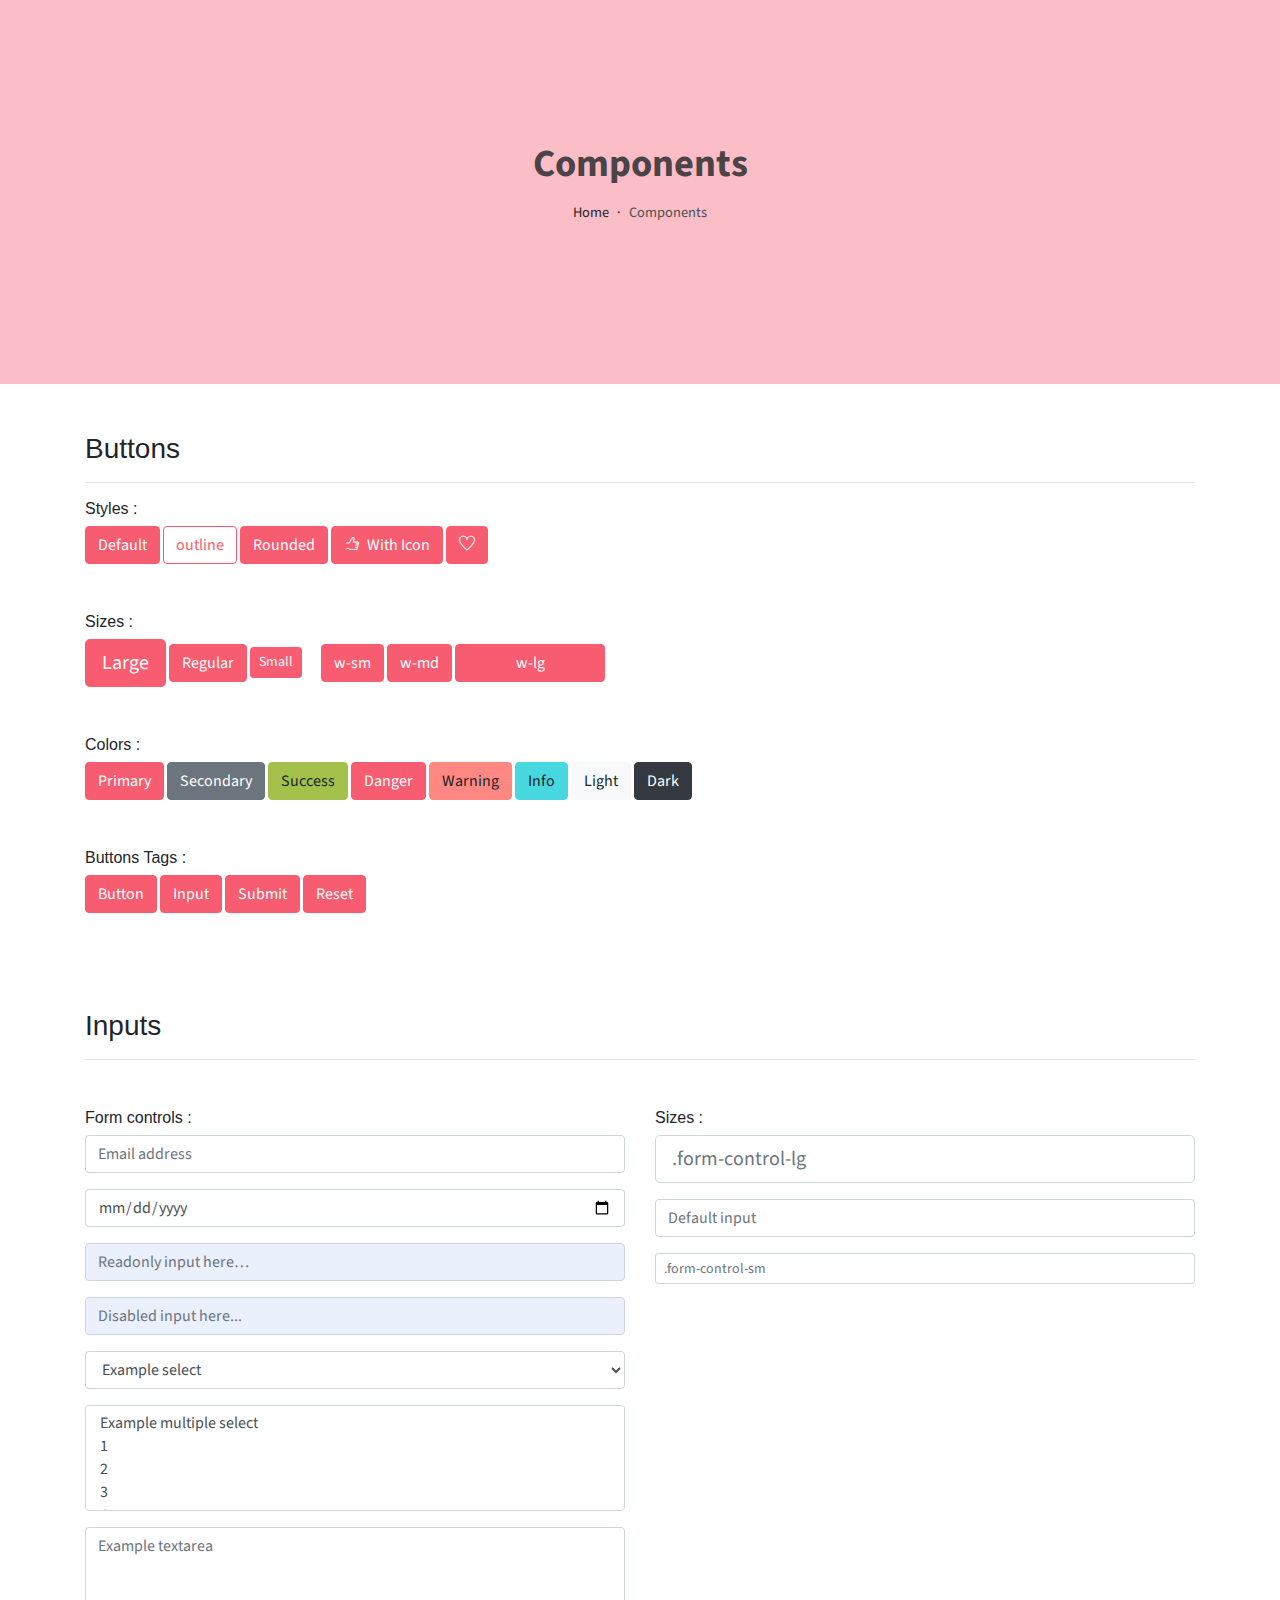
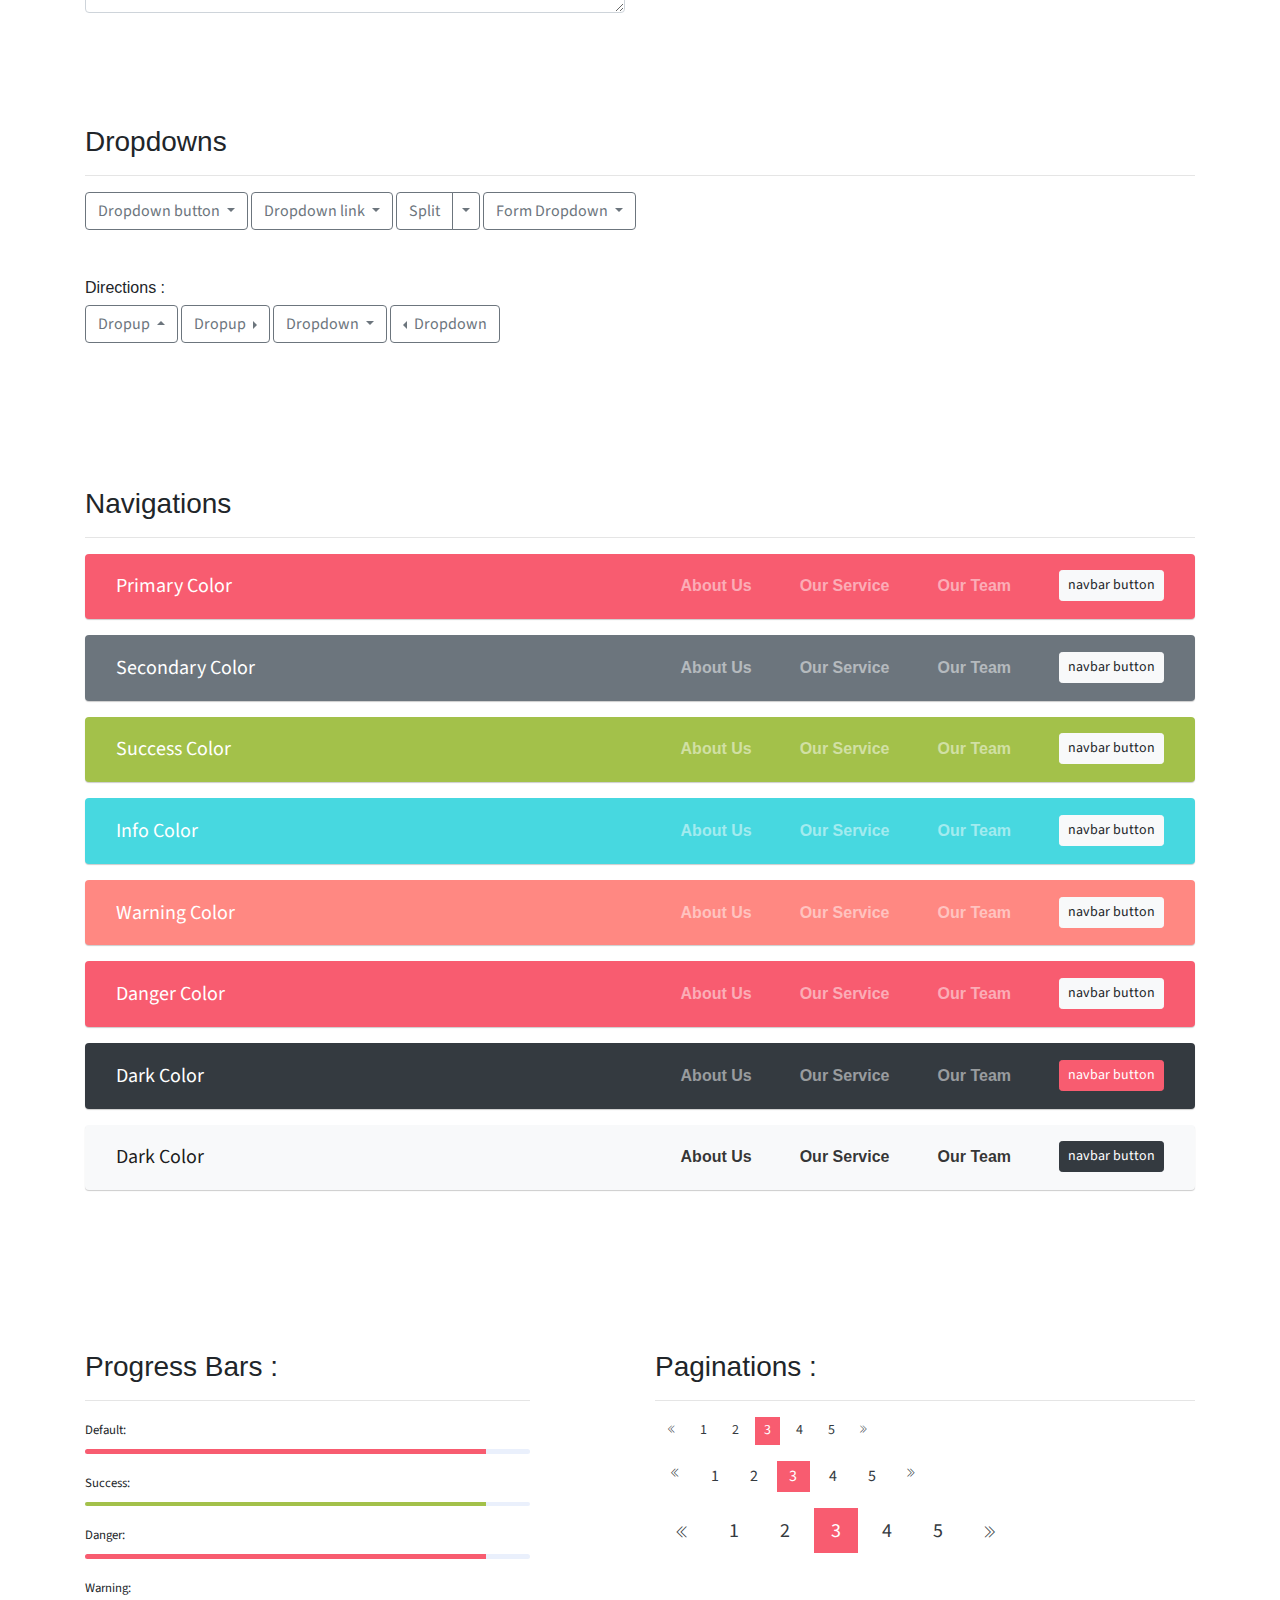
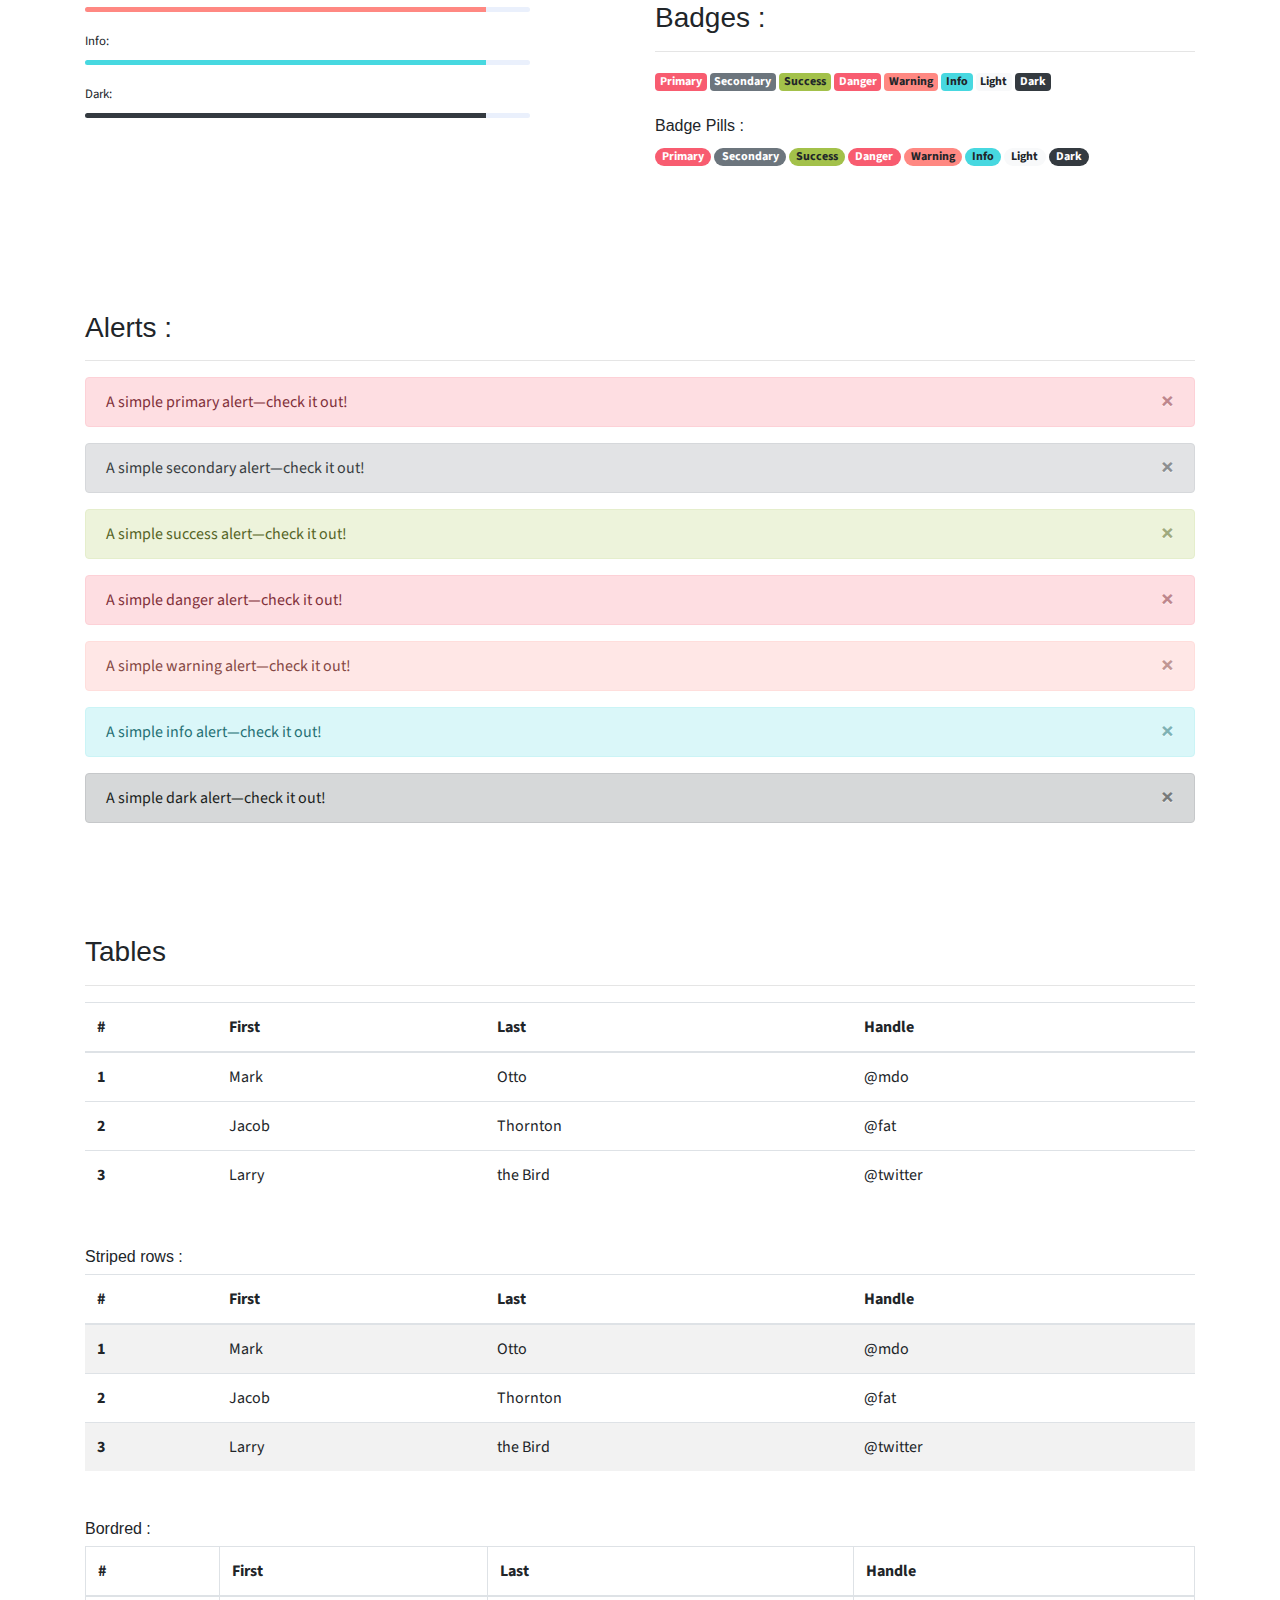
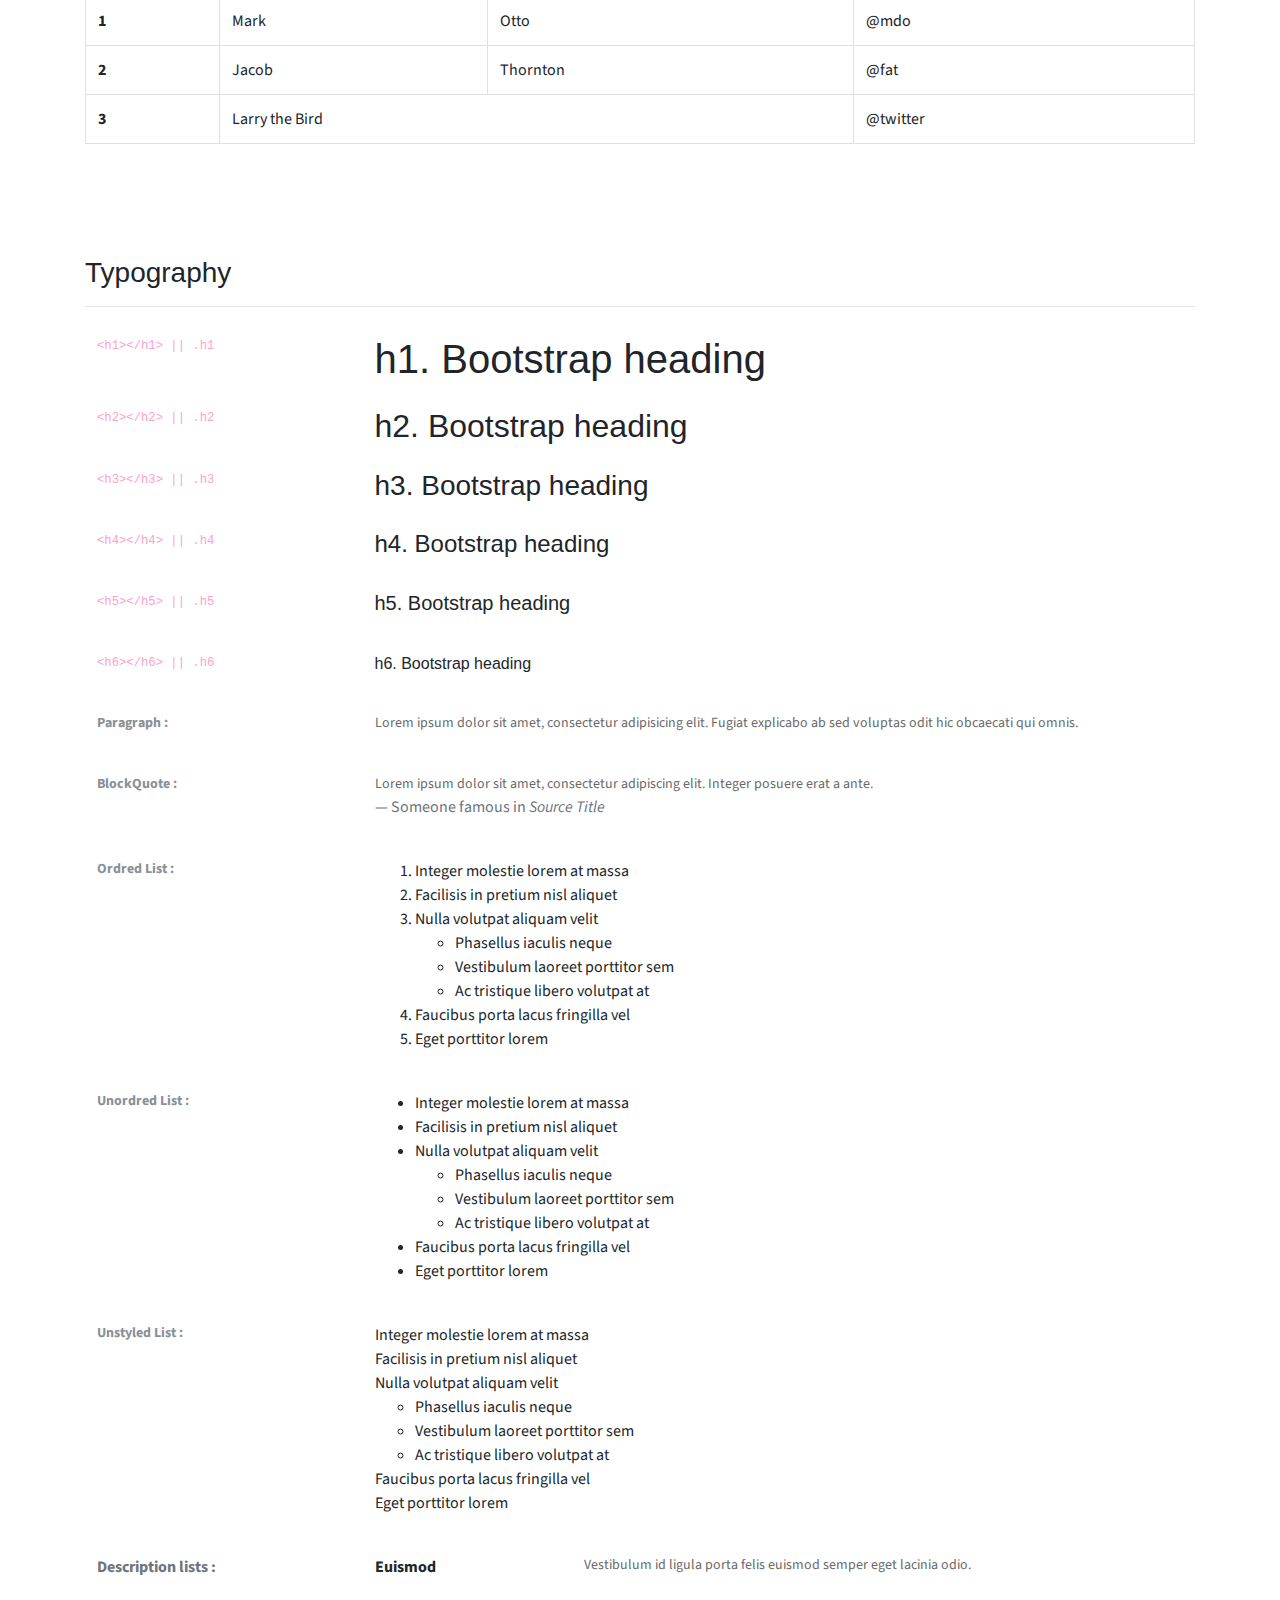
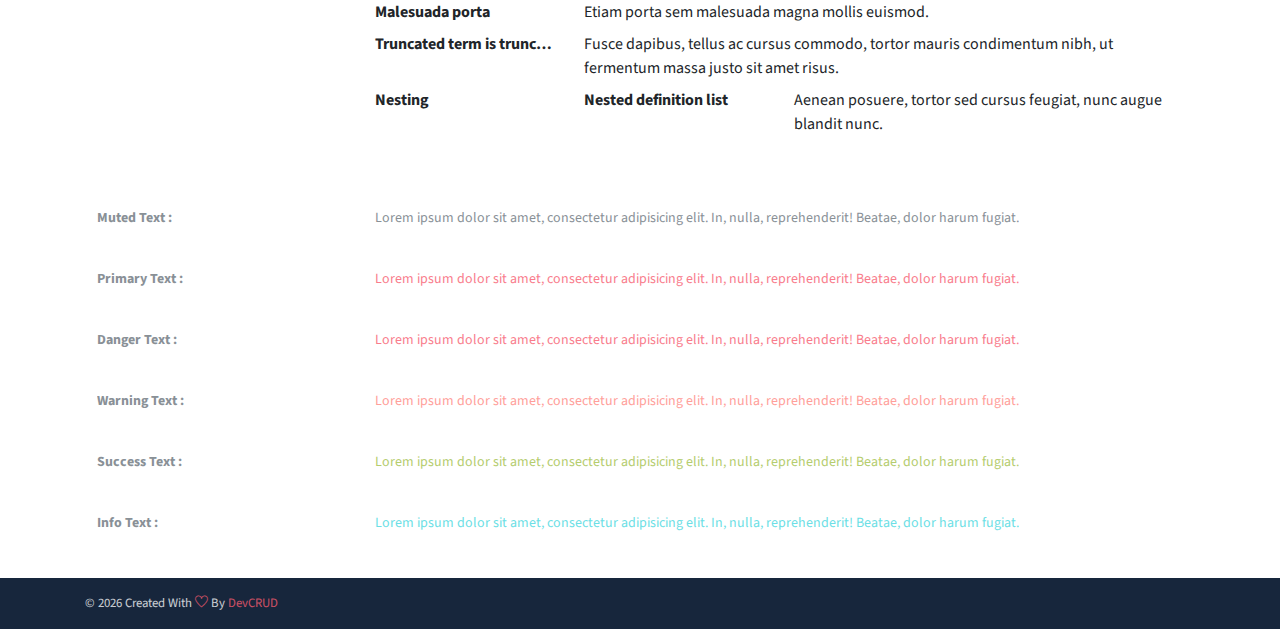
<file: components.html>
<!DOCTYPE html>
<html lang="en">
<head>
   <meta charset="utf-8">
   <meta name="viewport" content="width=device-width, initial-scale=1, shrink-to-fit=no">
   <meta name="description" content="Start your development with JohnDoe landing page.">
   <meta name="author" content="Devcrud">
   <title>JohnDoe Landing page | Components</title>
   <link rel="icon" href="assets/imgs/favicon.png" type="image/png">
   <!-- font icons -->
   <link rel="stylesheet" href="assets/vendors/themify-icons/css/themify-icons.css">
   <!-- Bootstrap + Steller  -->
   <link rel="stylesheet" href="assets/css/johndoe.css">
</head>
<body>

   <!-- Page Header -->
   <header class="header header-mini"> 
      <div class="header-title">Components</div> 
      <nav aria-label="breadcrumb">
         <ol class="breadcrumb">
            <li class="breadcrumb-item"><a href="/">Home</a></li>
            <li class="breadcrumb-item active" aria-current="page">Components</li>
         </ol>
      </nav>
   </header> <!-- End Of Page Header -->

   <!-- main content -->
   <div class="container">

      <!-- Buttons -->
      <h3 class="mt-5">Buttons</h3>
      <hr>
      <h6 class="section-secondary-title">Styles :</h6>
      <button class="btn btn-primary">Default</button>
      <button class="btn btn-outline-primary">outline</button>
      <button class="btn btn-primary rounded">Rounded</button>
      <button class="btn btn-primary rounded"><i class="ti-thumb-up pr-1"></i> With Icon</button>
      <button class="btn btn-primary circle"><i class="ti-heart"></i></button>

      <h6 class="section-secondary-title mt-5">Sizes :</h6>
      <button class="btn btn-primary btn-lg">Large</button>
      <button class="btn btn-primary ">Regular</button>
      <button class="btn btn-primary btn-sm">Small</button>
      <button class="btn btn-primary w-sm ml-3">w-sm</button>
      <button class="btn btn-primary w-md">w-md</button>
      <button class="btn btn-primary w-lg">w-lg</button>

      <h6 class="section-secondary-title mt-5">Colors :</h6>          
      <button type="button" class="btn btn-primary">Primary</button>
      <button type="button" class="btn btn-secondary">Secondary</button>
      <button type="button" class="btn btn-success">Success</button>
      <button type="button" class="btn btn-danger">Danger</button>
      <button type="button" class="btn btn-warning">Warning</button>
      <button type="button" class="btn btn-info">Info</button>
      <button type="button" class="btn btn-light">Light</button>
      <button type="button" class="btn btn-dark">Dark</button>

      <h6 class="section-secondary-title mt-5">Buttons Tags :</h6>
      <button class="btn btn-primary" type="submit">Button</button>
      <input class="btn btn-primary" type="button" value="Input">
      <input class="btn btn-primary" type="submit" value="Submit">
      <input class="btn btn-primary" type="reset" value="Reset">
      
      <!-- devider -->
      <div class="py-5"></div>

      <!-- Inputs -->
      <h3>Inputs</h3>
      <hr>
      <div class="row mt-5">
         <div class="col-md-6">
            <h6 class="section-secondary-title">Form controls :</h6>        
            <div class="form-group">
               <input type="email" class="form-control" id="exampleFormControlInput1" placeholder="Email address">
            </div>
            <div class="form-group">
               <input type="date" class="form-control" id="exampleFormControlInput1" placeholder="Date">
            </div>
            <div class="form-group">
               <input class="form-control" type="text" placeholder="Readonly input here…" readonly>
            </div>
            <div class="form-group">
               <input class="form-control" id="disabledInput" type="text" placeholder="Disabled input here..." disabled>
            </div>
            <div class="form-group">
               <select class="form-control" id="exampleFormControlSelect1">
                  <option>Example select</option>
                  <option>1</option>
                  <option>2</option>
                  <option>3</option>
                  <option>4</option>
                  <option>5</option>
               </select>
            </div>
            <div class="form-group">
               <select multiple class="form-control" id="exampleFormControlSelect2">
                  <option>Example multiple select</option>
                  <option>1</option>
                  <option>2</option>
                  <option>3</option>
                  <option>4</option>
                  <option>5</option>
               </select>
            </div>
            <div class="form-group">
               <textarea class="form-control" id="exampleFormControlTextarea1" rows="3" placeholder="Example textarea"></textarea>
            </div>
         </div>
         <div class="col-md-6">
            <h6 class="section-secondary-title">Sizes :</h6>    
            <div class="form-group">
               <input class="form-control form-control-lg" type="text" placeholder=".form-control-lg">             
            </div>
            <div class="form-group">
               <input class="form-control" type="text" placeholder="Default input">
            </div>
            <div class="form-group">
               <input class="form-control form-control-sm" type="text" placeholder=".form-control-sm"> 
            </div>
         </div>
      </div> <!-- end of inputs -->   

      <!-- devider -->
      <div class="py-5"></div>             

      <!-- Dropdowns -->
      <h3 class="components-section-title font-weight-normal">Dropdowns</h3>
      <hr>
      <div class="dropdown d-inline-block">
         <button class="btn btn-outline-secondary dropdown-toggle" type="button" id="dropdownMenuButton" data-toggle="dropdown" aria-haspopup="true" aria-expanded="false">
         Dropdown button
         </button>
         <div class="dropdown-menu" aria-labelledby="dropdownMenuButton">
         <a class="dropdown-item" href="#">Action</a>
         <a class="dropdown-item" href="#">Another action</a>
         <a class="dropdown-item" href="#">Something else here</a>
         </div>
      </div>
      <div class="dropdown d-inline-block">
         <a class="btn btn-outline-secondary dropdown-toggle" href="#" role="button" id="dropdownMenuLink" data-toggle="dropdown" aria-haspopup="true" aria-expanded="false">
            Dropdown link
         </a>
         <div class="dropdown-menu" aria-labelledby="dropdownMenuLink">
            <a class="dropdown-item" href="#">Action</a>
            <a class="dropdown-item" href="#">Another action</a>
            <a class="dropdown-item" href="#">Something else here</a>
         </div>
      </div>
      <div class="btn-group">
         <button type="button" class="btn btn-outline-secondary">Split</button>
         <button type="button" class="btn btn-outline-secondary dropdown-toggle dropdown-toggle-split" data-toggle="dropdown" aria-haspopup="true" aria-expanded="false">
         <span class="sr-only">Toggle Dropdown</span>
         </button>
         <div class="dropdown-menu">
            <a class="dropdown-item" href="#">Action</a>
            <a class="dropdown-item" href="#">Another action</a>
            <a class="dropdown-item" href="#">Something else here</a>
            <div class="dropdown-divider"></div>
            <a class="dropdown-item" href="#">Separated link</a>
         </div>
      </div>
      <div class="btn-group">
         <button class="btn btn-outline-secondary dropdown-toggle" type="button" id="dropdownMenuButton" data-toggle="dropdown" aria-haspopup="true" aria-expanded="false">
            Form Dropdown
         </button>
         <div class="dropdown-menu form">
            <form class="px-4 py-3">
               <div class="form-group">
                  <input type="email" class="form-control" id="exampleDropdownFormEmail1" placeholder="email@example.com">
               </div>
               <div class="form-group">
                  <input type="password" class="form-control" id="exampleDropdownFormPassword1" placeholder="Password">
               </div>
               <div class="form-check mb-3">
                  <input type="checkbox" class="form-check-input" id="dropdownCheck">
                  <label class="form-check-label" for="dropdownCheck">
                     Remember me
                  </label>
               </div>
               <button type="submit" class="btn btn-primary btn-block">Sign in</button>
            </form>
            <div class="dropdown-divider"></div>
            <a class="dropdown-item" href="#"><small>New around here? Sign up</small></a>
            <a class="dropdown-item" href="#"><small>Forgot password?</small></a>
         </div>
      </div>       
      <h6 class="section-secondary-title mt-5">Directions :</h6>  
      <div class="btn-group dropup">
         <button type="button" class="btn btn-outline-secondary dropdown-toggle" data-toggle="dropdown" aria-haspopup="true" aria-expanded="false">
            Dropup
         </button>
         <div class="dropdown-menu">
            <a class="dropdown-item" href="#">Action</a>
            <a class="dropdown-item" href="#">Another action</a>
            <a class="dropdown-item" href="#">Something else here</a>
            <div class="dropdown-divider"></div>
            <a class="dropdown-item" href="#">Separated link</a>
         </div>
      </div>
      <div class="btn-group dropright">
         <button type="button" class="btn btn-outline-secondary dropdown-toggle" data-toggle="dropdown" aria-haspopup="true" aria-expanded="false">
            Dropup
         </button>
         <div class="dropdown-menu">
            <a class="dropdown-item" href="#">Action</a>
            <a class="dropdown-item" href="#">Another action</a>
            <a class="dropdown-item" href="#">Something else here</a>
            <div class="dropdown-divider"></div>
            <a class="dropdown-item" href="#">Separated link</a>
         </div>
      </div>
      <div class="btn-group">
         <button type="button" class="btn btn-outline-secondary dropdown-toggle" data-toggle="dropdown" aria-haspopup="true" aria-expanded="false">
            Dropdown
         </button>
         <div class="dropdown-menu">
            <a class="dropdown-item" href="#">Action</a>
            <a class="dropdown-item" href="#">Another action</a>
            <a class="dropdown-item" href="#">Something else here</a>
            <div class="dropdown-divider"></div>
            <a class="dropdown-item" href="#">Separated link</a>
         </div>
      </div>
      <div class="btn-group dropleft">
         <button type="button" class="btn btn-outline-secondary dropdown-toggle" data-toggle="dropdown" aria-haspopup="true" aria-expanded="false">
            Dropdown
         </button>
         <div class="dropdown-menu">
            <a class="dropdown-item" href="#">Action</a>
            <a class="dropdown-item" href="#">Another action</a>
            <a class="dropdown-item" href="#">Something else here</a>
            <div class="dropdown-divider"></div>
            <a class="dropdown-item" href="#">Separated link</a>
         </div>
      </div> <!-- end of Dropdowns -->  

      <!-- devider -->
      <div class="py-5"></div>   

      <!-- navbars -->
      <h3 class="components-section-title font-weight-normal mt-5">Navigations</h3>
      <hr>
      <nav class="navbar navbar-expand-sm navbar-dark bg-primary rounded shadow mb-3">
         <div class="container">
            <a class="navbar-brand" href="#">Primary Color</a>
            <button class="navbar-toggler ml-auto" type="button" data-toggle="collapse" data-target="#navbarSupportedContent" aria-controls="navbarSupportedContent" aria-expanded="false" aria-label="Toggle navigation">
            <span class="navbar-toggler-icon"></span>
            </button>
            <div class="collapse navbar-collapse" id="navbarSupportedContent">
               <ul class="navbar-nav ml-auto"> 
                  <li class="nav-item">
                     <a class="nav-link" href="#about">About Us</a>
                  </li>
                  <li class="nav-item">
                     <a class="nav-link" href="#service">Our Service</a>
                  </li>
                  <li class="nav-item">
                     <a class="nav-link" href="#team">Our Team</a>
                  </li>
                  <li class="nav-item">
                     <a href="#book-table" class="ml-4 mt-1 btn btn-light btn-sm">navbar button</a>
                  </li>
               </ul>                       
            </div>
         </div>
      </nav>
      <nav class="navbar navbar-expand-sm navbar-dark bg-secondary rounded shadow mb-3">
         <div class="container">
            <a class="navbar-brand" href="#">Secondary Color</a>
            <button class="navbar-toggler ml-auto" type="button" data-toggle="collapse" data-target="#navbarSupportedContent" aria-controls="navbarSupportedContent" aria-expanded="false" aria-label="Toggle navigation">
            <span class="navbar-toggler-icon"></span>
            </button>
            <div class="collapse navbar-collapse" id="navbarSupportedContent">
               <ul class="navbar-nav ml-auto"> 
                  <li class="nav-item">
                     <a class="nav-link" href="#about">About Us</a>
                  </li>
                  <li class="nav-item">
                     <a class="nav-link" href="#service">Our Service</a>
                  </li>
                  <li class="nav-item">
                     <a class="nav-link" href="#team">Our Team</a>
                  </li>
                  <li class="nav-item">
                     <a href="#book-table" class="ml-4 mt-1 btn btn-light btn-sm">navbar button</a>
                  </li>
               </ul>                       
            </div>
         </div>
      </nav>
      <nav class="navbar navbar-expand-sm navbar-dark bg-success rounded shadow mb-3">
         <div class="container">
            <a class="navbar-brand" href="#">Success Color</a>
            <button class="navbar-toggler ml-auto" type="button" data-toggle="collapse" data-target="#navbarSupportedContent" aria-controls="navbarSupportedContent" aria-expanded="false" aria-label="Toggle navigation">
            <span class="navbar-toggler-icon"></span>
            </button>
            <div class="collapse navbar-collapse" id="navbarSupportedContent">
               <ul class="navbar-nav ml-auto"> 
                  <li class="nav-item">
                     <a class="nav-link" href="#about">About Us</a>
                  </li>
                  <li class="nav-item">
                     <a class="nav-link" href="#service">Our Service</a>
                  </li>
                  <li class="nav-item">
                     <a class="nav-link" href="#team">Our Team</a>
                  </li>
                  <li class="nav-item">
                     <a href="#book-table" class="ml-4 mt-1 btn btn-light btn-sm">navbar button</a>
                  </li>
               </ul>                       
            </div>
         </div>
      </nav>
      <nav class="navbar navbar-expand-sm navbar-dark bg-info rounded shadow mb-3">
         <div class="container">
            <a class="navbar-brand" href="#">Info Color</a>
            <button class="navbar-toggler ml-auto" type="button" data-toggle="collapse" data-target="#navbarSupportedContent" aria-controls="navbarSupportedContent" aria-expanded="false" aria-label="Toggle navigation">
            <span class="navbar-toggler-icon"></span>
            </button>
            <div class="collapse navbar-collapse" id="navbarSupportedContent">
               <ul class="navbar-nav ml-auto"> 
                  <li class="nav-item">
                     <a class="nav-link" href="#about">About Us</a>
                  </li>
                  <li class="nav-item">
                     <a class="nav-link" href="#service">Our Service</a>
                  </li>
                  <li class="nav-item">
                     <a class="nav-link" href="#team">Our Team</a>
                  </li>
                  <li class="nav-item">
                     <a href="#book-table" class="ml-4 mt-1 btn btn-light btn-sm">navbar button</a>
                  </li>
               </ul>                       
            </div>
         </div>
      </nav>
      <nav class="navbar navbar-expand-sm navbar-dark bg-warning rounded shadow mb-3">
         <div class="container">
            <a class="navbar-brand" href="#">Warning Color</a>
            <button class="navbar-toggler ml-auto" type="button" data-toggle="collapse" data-target="#navbarSupportedContent" aria-controls="navbarSupportedContent" aria-expanded="false" aria-label="Toggle navigation">
            <span class="navbar-toggler-icon"></span>
            </button>
            <div class="collapse navbar-collapse" id="navbarSupportedContent">
               <ul class="navbar-nav ml-auto"> 
                  <li class="nav-item">
                     <a class="nav-link" href="#about">About Us</a>
                  </li>
                  <li class="nav-item">
                     <a class="nav-link" href="#service">Our Service</a>
                  </li>
                  <li class="nav-item">
                     <a class="nav-link" href="#team">Our Team</a>
                  </li>
                  <li class="nav-item">
                     <a href="#book-table" class="ml-4 mt-1 btn btn-light btn-sm">navbar button</a>
                  </li>
               </ul>                       
            </div>
         </div>
      </nav>
      <nav class="navbar navbar-expand-sm navbar-dark bg-danger rounded shadow mb-3">
         <div class="container">
            <a class="navbar-brand" href="#">Danger Color</a>
            <button class="navbar-toggler ml-auto" type="button" data-toggle="collapse" data-target="#navbarSupportedContent" aria-controls="navbarSupportedContent" aria-expanded="false" aria-label="Toggle navigation">
            <span class="navbar-toggler-icon"></span>
            </button>
            <div class="collapse navbar-collapse" id="navbarSupportedContent">
               <ul class="navbar-nav ml-auto"> 
                  <li class="nav-item">
                     <a class="nav-link" href="#about">About Us</a>
                  </li>
                  <li class="nav-item">
                     <a class="nav-link" href="#service">Our Service</a>
                  </li>
                  <li class="nav-item">
                     <a class="nav-link" href="#team">Our Team</a>
                  </li>
                  <li class="nav-item">
                     <a href="#book-table" class="ml-4 mt-1 btn btn-light btn-sm">navbar button</a>
                  </li>
               </ul>                       
            </div>
         </div>
      </nav>
      <nav class="navbar navbar-expand-sm navbar-dark bg-dark rounded shadow mb-3">
         <div class="container">
            <a class="navbar-brand" href="#">Dark Color</a>
            <button class="navbar-toggler ml-auto" type="button" data-toggle="collapse" data-target="#navbarSupportedContent" aria-controls="navbarSupportedContent" aria-expanded="false" aria-label="Toggle navigation">
            <span class="navbar-toggler-icon"></span>
            </button>
            <div class="collapse navbar-collapse" id="navbarSupportedContent">
               <ul class="navbar-nav ml-auto"> 
                  <li class="nav-item">
                     <a class="nav-link" href="#about">About Us</a>
                  </li>
                  <li class="nav-item">
                     <a class="nav-link" href="#service">Our Service</a>
                  </li>
                  <li class="nav-item">
                     <a class="nav-link" href="#team">Our Team</a>
                  </li>
                  <li class="nav-item">
                     <a href="#book-table" class="ml-4 mt-1 btn btn-primary btn-sm">navbar button</a>
                  </li>
               </ul>                       
            </div>
         </div>
      </nav>
      <nav class="navbar navbar-expand-sm navbar-light bg-light rounded shadow mb-3">
         <div class="container">
            <a class="navbar-brand" href="#">Dark Color</a>
            <button class="navbar-toggler ml-auto" type="button" data-toggle="collapse" data-target="#navbarSupportedContent" aria-controls="navbarSupportedContent" aria-expanded="false" aria-label="Toggle navigation">
            <span class="navbar-toggler-icon"></span>
            </button>
            <div class="collapse navbar-collapse" id="navbarSupportedContent">
               <ul class="navbar-nav ml-auto"> 
                  <li class="nav-item">
                     <a class="nav-link" href="#about">About Us</a>
                  </li>
                  <li class="nav-item">
                     <a class="nav-link" href="#service">Our Service</a>
                  </li>
                  <li class="nav-item">
                     <a class="nav-link" href="#team">Our Team</a>
                  </li>
                  <li class="nav-item">
                     <a href="#book-table" class="ml-4 mt-1 btn btn-dark btn-sm">navbar button</a>
                  </li>
               </ul>                       
            </div>
         </div>
      </nav>
      <!-- End of navbars -->

      <!-- devider -->
      <div class="py-5"></div>   
      
      <!-- progress bars -->
      <div class="row justify-content-between">
         <div class="col-md-5">
            <h3 class="components-section-title font-weight-normal mt-5">Progress Bars :</h3>
            <hr>
            <small>Default: </small>
            <div class="progress mt-2 mb-3">
               <div class="progress-bar" role="progressbar" style="width: 90%" aria-valuenow="25" aria-valuemin="0" aria-valuemax="100"></div>
            </div>
            <small>Success:</small>
            <div class="progress mt-2 mb-3">
               <div class="progress-bar bg-success" role="progressbar" style="width: 90%" aria-valuenow="25" aria-valuemin="0" aria-valuemax="100"></div>
            </div>
            <small>Danger:</small>
            <div class="progress mt-2 mb-3">
               <div class="progress-bar bg-danger" role="progressbar" style="width: 90%" aria-valuenow="25" aria-valuemin="0" aria-valuemax="100"></div>
            </div>
            <small>Warning:</small>
            <div class="progress mt-2 mb-3">
               <div class="progress-bar bg-warning" role="progressbar" style="width: 90%" aria-valuenow="25" aria-valuemin="0" aria-valuemax="100"></div>
            </div>
            <small>Info:</small>
            <div class="progress mt-2 mb-3">
               <div class="progress-bar bg-info" role="progressbar" style="width: 90%" aria-valuenow="25" aria-valuemin="0" aria-valuemax="100"></div>
            </div>
            <small>Dark:</small>
            <div class="progress mt-2 mb-3">
               <div class="progress-bar bg-dark" role="progressbar" style="width: 90%" aria-valuenow="25" aria-valuemin="0" aria-valuemax="100"></div>
            </div>
         </div>
         <div class="col-md-6">
            <h3 class="components-section-title font-weight-normal mt-5">Paginations :</h3>
            <hr>
            <nav aria-label="Page navigation example">
               <ul class="pagination pagination-sm">
                  <li class="page-item"><a class="page-link" href="#"><i class="ti-angle-double-left"></i></a></li>
                  <li class="page-item"><a class="page-link" href="#">1</a></li>
                  <li class="page-item"><a class="page-link" href="#">2</a></li>
                  <li class="page-item active"><a class="page-link" href="#">3</a></li>
                  <li class="page-item"><a class="page-link" href="#">4</a></li>
                  <li class="page-item"><a class="page-link" href="#">5</a></li>
                  <li class="page-item"><a class="page-link" href="#"><i class="ti-angle-double-right"></i></a></li>
               </ul>
            </nav>
            <nav aria-label="Page navigation example">
               <ul class="pagination">
               <li class="page-item"><a class="page-link" href="#"><i class="ti-angle-double-left"></i></a></li>
                  <li class="page-item"><a class="page-link" href="#">1</a></li>
                  <li class="page-item"><a class="page-link" href="#">2</a></li>
                  <li class="page-item active"><a class="page-link" href="#">3</a></li>
                  <li class="page-item"><a class="page-link" href="#">4</a></li>
                  <li class="page-item"><a class="page-link" href="#">5</a></li>
                  <li class="page-item"><a class="page-link" href="#"><i class="ti-angle-double-right"></i></a></li>
               </ul>
            </nav>
            <nav aria-label="Page navigation example">
               <ul class="pagination pagination-lg">
                  <li class="page-item"><a class="page-link" href="#"><i class="ti-angle-double-left"></i></a></li>
                  <li class="page-item"><a class="page-link" href="#">1</a></li>
                  <li class="page-item"><a class="page-link" href="#">2</a></li>
                  <li class="page-item active"><a class="page-link" href="#">3</a></li>
                  <li class="page-item"><a class="page-link" href="#">4</a></li>
                  <li class="page-item"><a class="page-link" href="#">5</a></li>
                  <li class="page-item"><a class="page-link" href="#"><i class="ti-angle-double-right"></i></a></li>
               </ul>
            </nav>

            <!-- Badges -->
            <h3 class="components-section-title font-weight-normal mt-5">Badges :</h3>
            <hr>
            <span class="badge badge-primary">Primary</span>
            <span class="badge badge-secondary">Secondary</span>
            <span class="badge badge-success">Success</span>
            <span class="badge badge-danger">Danger</span>
            <span class="badge badge-warning">Warning</span>
            <span class="badge badge-info">Info</span>
            <span class="badge badge-light">Light</span>
            <span class="badge badge-dark">Dark</span>
            <h6 class="section-secondary-title mt-4 mb-2">Badge Pills :</h6>
            <span class="badge badge-pill badge-primary">Primary</span>
            <span class="badge badge-pill badge-secondary">Secondary</span>
            <span class="badge badge-pill badge-success">Success</span>
            <span class="badge badge-pill badge-danger">Danger</span>
            <span class="badge badge-pill badge-warning">Warning</span>
            <span class="badge badge-pill badge-info">Info</span>
            <span class="badge badge-pill badge-light">Light</span>
            <span class="badge badge-pill badge-dark">Dark</span>
         </div>
      </div> <!-- End of Progress bars -->

      <!-- devider -->
      <div class="py-5"></div>  

      <!-- Alerts -->
      <h3 class="components-section-title font-weight-normal mt-5">Alerts :</h3>
      <hr>
      <div class="alert alert-primary alert-dismissible fade show" role="alert">
         A simple primary alert—check it out!
         <button type="button" class="close" data-dismiss="alert" aria-label="Close">
            <span aria-hidden="true">&times;</span>
         </button>
      </div>
      <div class="alert alert-secondary alert-dismissible fade show" role="alert">
         A simple secondary alert—check it out!
         <button type="button" class="close" data-dismiss="alert" aria-label="Close">
            <span aria-hidden="true">&times;</span>
         </button>
      </div>
      <div class="alert alert-success alert-dismissible fade show" role="alert">
         A simple success alert—check it out!
         <button type="button" class="close" data-dismiss="alert" aria-label="Close">
            <span aria-hidden="true">&times;</span>
         </button>
      </div>
      <div class="alert alert-danger alert-dismissible fade show" role="alert">
         A simple danger alert—check it out!
         <button type="button" class="close" data-dismiss="alert" aria-label="Close">
            <span aria-hidden="true">&times;</span>
         </button>
      </div>
      <div class="alert alert-warning alert-dismissible fade show" role="alert">
         A simple warning alert—check it out!
         <button type="button" class="close" data-dismiss="alert" aria-label="Close">
            <span aria-hidden="true">&times;</span>
         </button>
      </div>
      <div class="alert alert-info alert-dismissible fade show" role="alert">
         A simple info alert—check it out!
         <button type="button" class="close" data-dismiss="alert" aria-label="Close">
            <span aria-hidden="true">&times;</span>
         </button>
      </div>
      <div class="alert alert-dark alert-dismissible fade show" role="alert">
         A simple dark alert—check it out!
         <button type="button" class="close" data-dismiss="alert" aria-label="Close">
            <span aria-hidden="true">&times;</span>
         </button>
      </div>
      <!-- end of alerts -->

      <!-- devider -->
      <div class="py-5"></div> 
   
      <!-- tables -->
      <h3 class="components-section-title">Tables</h3>
      <hr>
      <table class="table">
         <thead>
            <tr>
               <th scope="col">#</th>
               <th scope="col">First</th>
               <th scope="col">Last</th>
               <th scope="col">Handle</th>
            </tr>
         </thead>
         <tbody>
            <tr>
               <th scope="row">1</th>
               <td>Mark</td>
               <td>Otto</td>
               <td>@mdo</td>
            </tr>
            <tr>
               <th scope="row">2</th>
               <td>Jacob</td>
               <td>Thornton</td>
               <td>@fat</td>
            </tr>
            <tr>
               <th scope="row">3</th>
               <td>Larry</td>
               <td>the Bird</td>
               <td>@twitter</td>
            </tr>
         </tbody>
      </table>

      <h6 class="section-secondary-title mt-5">Striped rows :</h6>
      <table class="table table-striped">
         <thead>
            <tr>
               <th scope="col">#</th>
               <th scope="col">First</th>
               <th scope="col">Last</th>
               <th scope="col">Handle</th>
            </tr>
         </thead>
         <tbody>
            <tr>
               <th scope="row">1</th>
               <td>Mark</td>
               <td>Otto</td>
               <td>@mdo</td>
            </tr>
            <tr>
               <th scope="row">2</th>
               <td>Jacob</td>
               <td>Thornton</td>
               <td>@fat</td>
            </tr>
            <tr>
               <th scope="row">3</th>
               <td>Larry</td>
               <td>the Bird</td>
               <td>@twitter</td>
            </tr>
         </tbody>
      </table>

      <h6 class="section-secondary-title mt-5">Bordred :</h6>
      <table class="table table-bordered">
         <thead>
            <tr>
               <th scope="col">#</th>
               <th scope="col">First</th>
               <th scope="col">Last</th>
               <th scope="col">Handle</th>
            </tr>
         </thead>
         <tbody>
            <tr>
               <th scope="row">1</th>
               <td>Mark</td>
               <td>Otto</td>
               <td>@mdo</td>
            </tr>
            <tr>
               <th scope="row">2</th>
               <td>Jacob</td>
               <td>Thornton</td>
               <td>@fat</td>
            </tr>
            <tr>
               <th scope="row">3</th>
               <td colspan="2">Larry the Bird</td>
               <td>@twitter</td>
            </tr>
         </tbody>
      </table>
      <!-- end of tables -->

      <!-- devider -->
      <div class="py-5"></div> 

      <!-- typography -->
      <h3 class="components-section-title">Typography</h3>
      <hr>
     
      <table class="table table-borderless v-align-center">
         <tbody>
            <tr>
               <td>
                  <p><code class="highlighter-rouge">&lt;h1&gt;&lt;/h1&gt; || .h1</code></p>
               </td>
               <td class="w-75"><span class="h1">h1. Bootstrap heading</span></td>
            </tr>
            <tr>
               <td>
                  <p><code class="highlighter-rouge">&lt;h2&gt;&lt;/h2&gt; || .h2</code></p>
               </td>
               <td><span class="h2">h2. Bootstrap heading</span></td>
            </tr>
            <tr>
               <td>
                  <p><code class="highlighter-rouge">&lt;h3&gt;&lt;/h3&gt; || .h3</code></p>
               </td>
               <td><span class="h3">h3. Bootstrap heading</span></td>
            </tr>
            <tr>
               <td>
                  <p><code class="highlighter-rouge">&lt;h4&gt;&lt;/h4&gt; || .h4</code></p>
               </td>
               <td><span class="h4">h4. Bootstrap heading</span></td>
            </tr>
            <tr>
               <td>
                  <p><code class="highlighter-rouge">&lt;h5&gt;&lt;/h5&gt; || .h5</code></p>
               </td>
               <td><span class="h5">h5. Bootstrap heading</span></td>
            </tr>
            <tr>
               <td>
                  <p><code class="highlighter-rouge">&lt;h6&gt;&lt;/h6&gt; || .h6</code></p>
               </td>
               <td><span class="h6">h6. Bootstrap heading</span></td>
            </tr>
            <tr>
               <td>
                  <p class="font-weight-bold text-muted">Paragraph :</p>
               </td>
               <td><p>Lorem ipsum dolor sit amet, consectetur adipisicing elit. Fugiat explicabo ab sed voluptas odit hic obcaecati qui omnis.</p></td>
            </tr>
            <tr>
               <td>
                  <p class="font-weight-bold text-muted">BlockQuote :</p>
               </td>
               <td>
                  <blockquote class="blockquote">
                     <p class="mb-0">Lorem ipsum dolor sit amet, consectetur adipiscing elit. Integer posuere erat a ante.</p>
                     <footer class="blockquote-footer">Someone famous in <cite title="Source Title">Source Title</cite></footer>
                  </blockquote>
               </td>
            </tr>

            
            <tr>
               <td><p class="font-weight-bold text-muted">Ordred List :</p></td>
               <td>
                  <ol>
                     <li>Integer molestie lorem at massa</li>
                     <li>Facilisis in pretium nisl aliquet</li>
                     <li>Nulla volutpat aliquam velit
                        <ul>
                           <li>Phasellus iaculis neque</li>
                           <li>Vestibulum laoreet porttitor sem</li>
                           <li>Ac tristique libero volutpat at</li>
                        </ul>
                     </li>
                     <li>Faucibus porta lacus fringilla vel</li>
                     <li>Eget porttitor lorem</li>
                  </ol>
               </td>
            </tr>
            <tr>
               <td><p class="font-weight-bold text-muted">Unordred List :</p></td>
               <td>
                  <ul >
                     <li>Integer molestie lorem at massa</li>
                     <li>Facilisis in pretium nisl aliquet</li>
                     <li>Nulla volutpat aliquam velit
                        <ul>
                           <li>Phasellus iaculis neque</li>
                           <li>Vestibulum laoreet porttitor sem</li>
                           <li>Ac tristique libero volutpat at</li>
                        </ul>
                     </li>
                     <li>Faucibus porta lacus fringilla vel</li>
                     <li>Eget porttitor lorem</li>
                  </ul>
               </td>
            </tr>
            <tr>
               <td><p class="font-weight-bold text-muted">Unstyled List :</p></td>
               <td>
                  <ul class="list-unstyled">
                     <li>Integer molestie lorem at massa</li>
                     <li>Facilisis in pretium nisl aliquet</li>
                     <li>Nulla volutpat aliquam velit
                        <ul>
                           <li>Phasellus iaculis neque</li>
                           <li>Vestibulum laoreet porttitor sem</li>
                           <li>Ac tristique libero volutpat at</li>
                        </ul>
                     </li>
                     <li>Faucibus porta lacus fringilla vel</li>
                     <li>Eget porttitor lorem</li>
                  </ul>
               </td>
            </tr>
            <tr>
               <td class="font-weight-bold text-muted">Description lists : </td>
               <td>
                  <dl class="row">
                     <dt class="col-sm-3">Euismod</dt>
                     <dd class="col-sm-9">
                        <p>Vestibulum id ligula porta felis euismod semper eget lacinia odio.</p>
                     </dd>

                     <dt class="col-sm-3">Malesuada porta</dt>
                     <dd class="col-sm-9">Etiam porta sem malesuada magna mollis euismod.</dd>

                     <dt class="col-sm-3 text-truncate">Truncated term is truncated</dt>
                     <dd class="col-sm-9">Fusce dapibus, tellus ac cursus commodo, tortor mauris condimentum nibh, ut fermentum massa justo sit amet risus.</dd>

                     <dt class="col-sm-3">Nesting</dt>
                     <dd class="col-sm-9">
                        <dl class="row">
                           <dt class="col-sm-4">Nested definition list</dt>
                           <dd class="col-sm-8">Aenean posuere, tortor sed cursus feugiat, nunc augue blandit nunc.</dd>
                        </dl>
                     </dd>
                  </dl>
               </td>
            </tr>
            <tr>
               <td>
                  <p class="font-weight-bold text-muted">Muted Text :</p>
               </td>
               <td>
                  <p class="text-muted">Lorem ipsum dolor sit amet, consectetur adipisicing elit. In, nulla, reprehenderit! Beatae, dolor harum fugiat.</p>
               </td>
            </tr>
            <tr>
               <td>
                  <p class="font-weight-bold text-muted">Primary Text :</p>
               </td>
               <td>
                  <p class="text-primary">Lorem ipsum dolor sit amet, consectetur adipisicing elit. In, nulla, reprehenderit! Beatae, dolor harum fugiat.</p>
               </td>
            </tr>
            <tr>
               <td>
                  <p class="font-weight-bold text-muted">Danger Text :</p>
               </td>
               <td>
                  <p class="text-danger">Lorem ipsum dolor sit amet, consectetur adipisicing elit. In, nulla, reprehenderit! Beatae, dolor harum fugiat.</p>
               </td>
            </tr>
            <tr>
               <td>
                  <p class="font-weight-bold text-muted">Warning Text :</p>
               </td>
               <td>
                  <p class="text-warning">Lorem ipsum dolor sit amet, consectetur adipisicing elit. In, nulla, reprehenderit! Beatae, dolor harum fugiat.</p>
               </td>
            </tr>
            <tr>
               <td>
                  <p class="font-weight-bold text-muted">Success Text :</p>
               </td>
               <td>
                  <p class="text-success">Lorem ipsum dolor sit amet, consectetur adipisicing elit. In, nulla, reprehenderit! Beatae, dolor harum fugiat.</p>
               </td>
            </tr>
            <tr>
               <td>
                  <p class="font-weight-bold text-muted">Info Text :</p>
               </td>
               <td>
                  <p class="text-info">Lorem ipsum dolor sit amet, consectetur adipisicing elit. In, nulla, reprehenderit! Beatae, dolor harum fugiat.</p>
               </td>
            </tr>
         </tbody>
      </table>
   </div>
   <!-- end of typography -->

   <!-- Page Footer -->
   <footer class="footer py-3">
        <div class="container">
            <p class="small mb-0 text-light">
                &copy; <script>document.write(new Date().getFullYear())</script> Created With <i class="ti-heart text-danger"></i> By <a href="http://devcrud.com" target="_blank"><span class="text-danger" title="Bootstrap 4 Themes and Dashboards">DevCRUD</span></a> 
            </p>
        </div>
    </footer>
   <!-- End of Page Footer -->  
   
   <!-- core  -->
   <script src="assets/vendors/jquery/jquery-3.4.1.js"></script>
   <script src="assets/vendors/bootstrap/bootstrap.bundle.js"></script>

</body>
</html>
</file>
<file: assets/vendors/themify-icons/css/themify-icons.css>
@font-face {
	font-family: 'themify';
	src:url("../fonts/themify.eot?-fvbane");
	src:url("../fonts/themify.eot?#iefix-fvbane") format("embedded-opentype"),
		url("../fonts/themify.woff?-fvbane") format("woff"),
		url("../fonts/themify.ttf?-fvbane") format("truetype"),
		url("../fonts/themify.svg?-fvbane#themify") format("svg");
	font-weight: normal;
	font-style: normal;
}

[class^="ti-"], [class*=" ti-"] {
	font-family: 'themify';
	speak: none;
	font-style: normal;
	font-weight: normal;
	font-variant: normal;
	text-transform: none;
	line-height: 1;

	/* Better Font Rendering =========== */
	-webkit-font-smoothing: antialiased;
	-moz-osx-font-smoothing: grayscale;
}

.ti-wand:before {
	content: "\e600";
}
.ti-volume:before {
	content: "\e601";
}
.ti-user:before {
	content: "\e602";
}
.ti-unlock:before {
	content: "\e603";
}
.ti-unlink:before {
	content: "\e604";
}
.ti-trash:before {
	content: "\e605";
}
.ti-thought:before {
	content: "\e606";
}
.ti-target:before {
	content: "\e607";
}
.ti-tag:before {
	content: "\e608";
}
.ti-tablet:before {
	content: "\e609";
}
.ti-star:before {
	content: "\e60a";
}
.ti-spray:before {
	content: "\e60b";
}
.ti-signal:before {
	content: "\e60c";
}
.ti-shopping-cart:before {
	content: "\e60d";
}
.ti-shopping-cart-full:before {
	content: "\e60e";
}
.ti-settings:before {
	content: "\e60f";
}
.ti-search:before {
	content: "\e610";
}
.ti-zoom-in:before {
	content: "\e611";
}
.ti-zoom-out:before {
	content: "\e612";
}
.ti-cut:before {
	content: "\e613";
}
.ti-ruler:before {
	content: "\e614";
}
.ti-ruler-pencil:before {
	content: "\e615";
}
.ti-ruler-alt:before {
	content: "\e616";
}
.ti-bookmark:before {
	content: "\e617";
}
.ti-bookmark-alt:before {
	content: "\e618";
}
.ti-reload:before {
	content: "\e619";
}
.ti-plus:before {
	content: "\e61a";
}
.ti-pin:before {
	content: "\e61b";
}
.ti-pencil:before {
	content: "\e61c";
}
.ti-pencil-alt:before {
	content: "\e61d";
}
.ti-paint-roller:before {
	content: "\e61e";
}
.ti-paint-bucket:before {
	content: "\e61f";
}
.ti-na:before {
	content: "\e620";
}
.ti-mobile:before {
	content: "\e621";
}
.ti-minus:before {
	content: "\e622";
}
.ti-medall:before {
	content: "\e623";
}
.ti-medall-alt:before {
	content: "\e624";
}
.ti-marker:before {
	content: "\e625";
}
.ti-marker-alt:before {
	content: "\e626";
}
.ti-arrow-up:before {
	content: "\e627";
}
.ti-arrow-right:before {
	content: "\e628";
}
.ti-arrow-left:before {
	content: "\e629";
}
.ti-arrow-down:before {
	content: "\e62a";
}
.ti-lock:before {
	content: "\e62b";
}
.ti-location-arrow:before {
	content: "\e62c";
}
.ti-link:before {
	content: "\e62d";
}
.ti-layout:before {
	content: "\e62e";
}
.ti-layers:before {
	content: "\e62f";
}
.ti-layers-alt:before {
	content: "\e630";
}
.ti-key:before {
	content: "\e631";
}
.ti-import:before {
	content: "\e632";
}
.ti-image:before {
	content: "\e633";
}
.ti-heart:before {
	content: "\e634";
}
.ti-heart-broken:before {
	content: "\e635";
}
.ti-hand-stop:before {
	content: "\e636";
}
.ti-hand-open:before {
	content: "\e637";
}
.ti-hand-drag:before {
	content: "\e638";
}
.ti-folder:before {
	content: "\e639";
}
.ti-flag:before {
	content: "\e63a";
}
.ti-flag-alt:before {
	content: "\e63b";
}
.ti-flag-alt-2:before {
	content: "\e63c";
}
.ti-eye:before {
	content: "\e63d";
}
.ti-export:before {
	content: "\e63e";
}
.ti-exchange-vertical:before {
	content: "\e63f";
}
.ti-desktop:before {
	content: "\e640";
}
.ti-cup:before {
	content: "\e641";
}
.ti-crown:before {
	content: "\e642";
}
.ti-comments:before {
	content: "\e643";
}
.ti-comment:before {
	content: "\e644";
}
.ti-comment-alt:before {
	content: "\e645";
}
.ti-close:before {
	content: "\e646";
}
.ti-clip:before {
	content: "\e647";
}
.ti-angle-up:before {
	content: "\e648";
}
.ti-angle-right:before {
	content: "\e649";
}
.ti-angle-left:before {
	content: "\e64a";
}
.ti-angle-down:before {
	content: "\e64b";
}
.ti-check:before {
	content: "\e64c";
}
.ti-check-box:before {
	content: "\e64d";
}
.ti-camera:before {
	content: "\e64e";
}
.ti-announcement:before {
	content: "\e64f";
}
.ti-brush:before {
	content: "\e650";
}
.ti-briefcase:before {
	content: "\e651";
}
.ti-bolt:before {
	content: "\e652";
}
.ti-bolt-alt:before {
	content: "\e653";
}
.ti-blackboard:before {
	content: "\e654";
}
.ti-bag:before {
	content: "\e655";
}
.ti-move:before {
	content: "\e656";
}
.ti-arrows-vertical:before {
	content: "\e657";
}
.ti-arrows-horizontal:before {
	content: "\e658";
}
.ti-fullscreen:before {
	content: "\e659";
}
.ti-arrow-top-right:before {
	content: "\e65a";
}
.ti-arrow-top-left:before {
	content: "\e65b";
}
.ti-arrow-circle-up:before {
	content: "\e65c";
}
.ti-arrow-circle-right:before {
	content: "\e65d";
}
.ti-arrow-circle-left:before {
	content: "\e65e";
}
.ti-arrow-circle-down:before {
	content: "\e65f";
}
.ti-angle-double-up:before {
	content: "\e660";
}
.ti-angle-double-right:before {
	content: "\e661";
}
.ti-angle-double-left:before {
	content: "\e662";
}
.ti-angle-double-down:before {
	content: "\e663";
}
.ti-zip:before {
	content: "\e664";
}
.ti-world:before {
	content: "\e665";
}
.ti-wheelchair:before {
	content: "\e666";
}
.ti-view-list:before {
	content: "\e667";
}
.ti-view-list-alt:before {
	content: "\e668";
}
.ti-view-grid:before {
	content: "\e669";
}
.ti-uppercase:before {
	content: "\e66a";
}
.ti-upload:before {
	content: "\e66b";
}
.ti-underline:before {
	content: "\e66c";
}
.ti-truck:before {
	content: "\e66d";
}
.ti-timer:before {
	content: "\e66e";
}
.ti-ticket:before {
	content: "\e66f";
}
.ti-thumb-up:before {
	content: "\e670";
}
.ti-thumb-down:before {
	content: "\e671";
}
.ti-text:before {
	content: "\e672";
}
.ti-stats-up:before {
	content: "\e673";
}
.ti-stats-down:before {
	content: "\e674";
}
.ti-split-v:before {
	content: "\e675";
}
.ti-split-h:before {
	content: "\e676";
}
.ti-smallcap:before {
	content: "\e677";
}
.ti-shine:before {
	content: "\e678";
}
.ti-shift-right:before {
	content: "\e679";
}
.ti-shift-left:before {
	content: "\e67a";
}
.ti-shield:before {
	content: "\e67b";
}
.ti-notepad:before {
	content: "\e67c";
}
.ti-server:before {
	content: "\e67d";
}
.ti-quote-right:before {
	content: "\e67e";
}
.ti-quote-left:before {
	content: "\e67f";
}
.ti-pulse:before {
	content: "\e680";
}
.ti-printer:before {
	content: "\e681";
}
.ti-power-off:before {
	content: "\e682";
}
.ti-plug:before {
	content: "\e683";
}
.ti-pie-chart:before {
	content: "\e684";
}
.ti-paragraph:before {
	content: "\e685";
}
.ti-panel:before {
	content: "\e686";
}
.ti-package:before {
	content: "\e687";
}
.ti-music:before {
	content: "\e688";
}
.ti-music-alt:before {
	content: "\e689";
}
.ti-mouse:before {
	content: "\e68a";
}
.ti-mouse-alt:before {
	content: "\e68b";
}
.ti-money:before {
	content: "\e68c";
}
.ti-microphone:before {
	content: "\e68d";
}
.ti-menu:before {
	content: "\e68e";
}
.ti-menu-alt:before {
	content: "\e68f";
}
.ti-map:before {
	content: "\e690";
}
.ti-map-alt:before {
	content: "\e691";
}
.ti-loop:before {
	content: "\e692";
}
.ti-location-pin:before {
	content: "\e693";
}
.ti-list:before {
	content: "\e694";
}
.ti-light-bulb:before {
	content: "\e695";
}
.ti-Italic:before {
	content: "\e696";
}
.ti-info:before {
	content: "\e697";
}
.ti-infinite:before {
	content: "\e698";
}
.ti-id-badge:before {
	content: "\e699";
}
.ti-hummer:before {
	content: "\e69a";
}
.ti-home:before {
	content: "\e69b";
}
.ti-help:before {
	content: "\e69c";
}
.ti-headphone:before {
	content: "\e69d";
}
.ti-harddrives:before {
	content: "\e69e";
}
.ti-harddrive:before {
	content: "\e69f";
}
.ti-gift:before {
	content: "\e6a0";
}
.ti-game:before {
	content: "\e6a1";
}
.ti-filter:before {
	content: "\e6a2";
}
.ti-files:before {
	content: "\e6a3";
}
.ti-file:before {
	content: "\e6a4";
}
.ti-eraser:before {
	content: "\e6a5";
}
.ti-envelope:before {
	content: "\e6a6";
}
.ti-download:before {
	content: "\e6a7";
}
.ti-direction:before {
	content: "\e6a8";
}
.ti-direction-alt:before {
	content: "\e6a9";
}
.ti-dashboard:before {
	content: "\e6aa";
}
.ti-control-stop:before {
	content: "\e6ab";
}
.ti-control-shuffle:before {
	content: "\e6ac";
}
.ti-control-play:before {
	content: "\e6ad";
}
.ti-control-pause:before {
	content: "\e6ae";
}
.ti-control-forward:before {
	content: "\e6af";
}
.ti-control-backward:before {
	content: "\e6b0";
}
.ti-cloud:before {
	content: "\e6b1";
}
.ti-cloud-up:before {
	content: "\e6b2";
}
.ti-cloud-down:before {
	content: "\e6b3";
}
.ti-clipboard:before {
	content: "\e6b4";
}
.ti-car:before {
	content: "\e6b5";
}
.ti-calendar:before {
	content: "\e6b6";
}
.ti-book:before {
	content: "\e6b7";
}
.ti-bell:before {
	content: "\e6b8";
}
.ti-basketball:before {
	content: "\e6b9";
}
.ti-bar-chart:before {
	content: "\e6ba";
}
.ti-bar-chart-alt:before {
	content: "\e6bb";
}
.ti-back-right:before {
	content: "\e6bc";
}
.ti-back-left:before {
	content: "\e6bd";
}
.ti-arrows-corner:before {
	content: "\e6be";
}
.ti-archive:before {
	content: "\e6bf";
}
.ti-anchor:before {
	content: "\e6c0";
}
.ti-align-right:before {
	content: "\e6c1";
}
.ti-align-left:before {
	content: "\e6c2";
}
.ti-align-justify:before {
	content: "\e6c3";
}
.ti-align-center:before {
	content: "\e6c4";
}
.ti-alert:before {
	content: "\e6c5";
}
.ti-alarm-clock:before {
	content: "\e6c6";
}
.ti-agenda:before {
	content: "\e6c7";
}
.ti-write:before {
	content: "\e6c8";
}
.ti-window:before {
	content: "\e6c9";
}
.ti-widgetized:before {
	content: "\e6ca";
}
.ti-widget:before {
	content: "\e6cb";
}
.ti-widget-alt:before {
	content: "\e6cc";
}
.ti-wallet:before {
	content: "\e6cd";
}
.ti-video-clapper:before {
	content: "\e6ce";
}
.ti-video-camera:before {
	content: "\e6cf";
}
.ti-vector:before {
	content: "\e6d0";
}
.ti-themify-logo:before {
	content: "\e6d1";
}
.ti-themify-favicon:before {
	content: "\e6d2";
}
.ti-themify-favicon-alt:before {
	content: "\e6d3";
}
.ti-support:before {
	content: "\e6d4";
}
.ti-stamp:before {
	content: "\e6d5";
}
.ti-split-v-alt:before {
	content: "\e6d6";
}
.ti-slice:before {
	content: "\e6d7";
}
.ti-shortcode:before {
	content: "\e6d8";
}
.ti-shift-right-alt:before {
	content: "\e6d9";
}
.ti-shift-left-alt:before {
	content: "\e6da";
}
.ti-ruler-alt-2:before {
	content: "\e6db";
}
.ti-receipt:before {
	content: "\e6dc";
}
.ti-pin2:before {
	content: "\e6dd";
}
.ti-pin-alt:before {
	content: "\e6de";
}
.ti-pencil-alt2:before {
	content: "\e6df";
}
.ti-palette:before {
	content: "\e6e0";
}
.ti-more:before {
	content: "\e6e1";
}
.ti-more-alt:before {
	content: "\e6e2";
}
.ti-microphone-alt:before {
	content: "\e6e3";
}
.ti-magnet:before {
	content: "\e6e4";
}
.ti-line-double:before {
	content: "\e6e5";
}
.ti-line-dotted:before {
	content: "\e6e6";
}
.ti-line-dashed:before {
	content: "\e6e7";
}
.ti-layout-width-full:before {
	content: "\e6e8";
}
.ti-layout-width-default:before {
	content: "\e6e9";
}
.ti-layout-width-default-alt:before {
	content: "\e6ea";
}
.ti-layout-tab:before {
	content: "\e6eb";
}
.ti-layout-tab-window:before {
	content: "\e6ec";
}
.ti-layout-tab-v:before {
	content: "\e6ed";
}
.ti-layout-tab-min:before {
	content: "\e6ee";
}
.ti-layout-slider:before {
	content: "\e6ef";
}
.ti-layout-slider-alt:before {
	content: "\e6f0";
}
.ti-layout-sidebar-right:before {
	content: "\e6f1";
}
.ti-layout-sidebar-none:before {
	content: "\e6f2";
}
.ti-layout-sidebar-left:before {
	content: "\e6f3";
}
.ti-layout-placeholder:before {
	content: "\e6f4";
}
.ti-layout-menu:before {
	content: "\e6f5";
}
.ti-layout-menu-v:before {
	content: "\e6f6";
}
.ti-layout-menu-separated:before {
	content: "\e6f7";
}
.ti-layout-menu-full:before {
	content: "\e6f8";
}
.ti-layout-media-right-alt:before {
	content: "\e6f9";
}
.ti-layout-media-right:before {
	content: "\e6fa";
}
.ti-layout-media-overlay:before {
	content: "\e6fb";
}
.ti-layout-media-overlay-alt:before {
	content: "\e6fc";
}
.ti-layout-media-overlay-alt-2:before {
	content: "\e6fd";
}
.ti-layout-media-left-alt:before {
	content: "\e6fe";
}
.ti-layout-media-left:before {
	content: "\e6ff";
}
.ti-layout-media-center-alt:before {
	content: "\e700";
}
.ti-layout-media-center:before {
	content: "\e701";
}
.ti-layout-list-thumb:before {
	content: "\e702";
}
.ti-layout-list-thumb-alt:before {
	content: "\e703";
}
.ti-layout-list-post:before {
	content: "\e704";
}
.ti-layout-list-large-image:before {
	content: "\e705";
}
.ti-layout-line-solid:before {
	content: "\e706";
}
.ti-layout-grid4:before {
	content: "\e707";
}
.ti-layout-grid3:before {
	content: "\e708";
}
.ti-layout-grid2:before {
	content: "\e709";
}
.ti-layout-grid2-thumb:before {
	content: "\e70a";
}
.ti-layout-cta-right:before {
	content: "\e70b";
}
.ti-layout-cta-left:before {
	content: "\e70c";
}
.ti-layout-cta-center:before {
	content: "\e70d";
}
.ti-layout-cta-btn-right:before {
	content: "\e70e";
}
.ti-layout-cta-btn-left:before {
	content: "\e70f";
}
.ti-layout-column4:before {
	content: "\e710";
}
.ti-layout-column3:before {
	content: "\e711";
}
.ti-layout-column2:before {
	content: "\e712";
}
.ti-layout-accordion-separated:before {
	content: "\e713";
}
.ti-layout-accordion-merged:before {
	content: "\e714";
}
.ti-layout-accordion-list:before {
	content: "\e715";
}
.ti-ink-pen:before {
	content: "\e716";
}
.ti-info-alt:before {
	content: "\e717";
}
.ti-help-alt:before {
	content: "\e718";
}
.ti-headphone-alt:before {
	content: "\e719";
}
.ti-hand-point-up:before {
	content: "\e71a";
}
.ti-hand-point-right:before {
	content: "\e71b";
}
.ti-hand-point-left:before {
	content: "\e71c";
}
.ti-hand-point-down:before {
	content: "\e71d";
}
.ti-gallery:before {
	content: "\e71e";
}
.ti-face-smile:before {
	content: "\e71f";
}
.ti-face-sad:before {
	content: "\e720";
}
.ti-credit-card:before {
	content: "\e721";
}
.ti-control-skip-forward:before {
	content: "\e722";
}
.ti-control-skip-backward:before {
	content: "\e723";
}
.ti-control-record:before {
	content: "\e724";
}
.ti-control-eject:before {
	content: "\e725";
}
.ti-comments-smiley:before {
	content: "\e726";
}
.ti-brush-alt:before {
	content: "\e727";
}
.ti-youtube:before {
	content: "\e728";
}
.ti-vimeo:before {
	content: "\e729";
}
.ti-twitter:before {
	content: "\e72a";
}
.ti-time:before {
	content: "\e72b";
}
.ti-tumblr:before {
	content: "\e72c";
}
.ti-skype:before {
	content: "\e72d";
}
.ti-share:before {
	content: "\e72e";
}
.ti-share-alt:before {
	content: "\e72f";
}
.ti-rocket:before {
	content: "\e730";
}
.ti-pinterest:before {
	content: "\e731";
}
.ti-new-window:before {
	content: "\e732";
}
.ti-microsoft:before {
	content: "\e733";
}
.ti-list-ol:before {
	content: "\e734";
}
.ti-linkedin:before {
	content: "\e735";
}
.ti-layout-sidebar-2:before {
	content: "\e736";
}
.ti-layout-grid4-alt:before {
	content: "\e737";
}
.ti-layout-grid3-alt:before {
	content: "\e738";
}
.ti-layout-grid2-alt:before {
	content: "\e739";
}
.ti-layout-column4-alt:before {
	content: "\e73a";
}
.ti-layout-column3-alt:before {
	content: "\e73b";
}
.ti-layout-column2-alt:before {
	content: "\e73c";
}
.ti-instagram:before {
	content: "\e73d";
}
.ti-google:before {
	content: "\e73e";
}
.ti-github:before {
	content: "\e73f";
}
.ti-flickr:before {
	content: "\e740";
}
.ti-facebook:before {
	content: "\e741";
}
.ti-dropbox:before {
	content: "\e742";
}
.ti-dribbble:before {
	content: "\e743";
}
.ti-apple:before {
	content: "\e744";
}
.ti-android:before {
	content: "\e745";
}
.ti-save:before {
	content: "\e746";
}
.ti-save-alt:before {
	content: "\e747";
}
.ti-yahoo:before {
	content: "\e748";
}
.ti-wordpress:before {
	content: "\e749";
}
.ti-vimeo-alt:before {
	content: "\e74a";
}
.ti-twitter-alt:before {
	content: "\e74b";
}
.ti-tumblr-alt:before {
	content: "\e74c";
}
.ti-trello:before {
	content: "\e74d";
}
.ti-stack-overflow:before {
	content: "\e74e";
}
.ti-soundcloud:before {
	content: "\e74f";
}
.ti-sharethis:before {
	content: "\e750";
}
.ti-sharethis-alt:before {
	content: "\e751";
}
.ti-reddit:before {
	content: "\e752";
}
.ti-pinterest-alt:before {
	content: "\e753";
}
.ti-microsoft-alt:before {
	content: "\e754";
}
.ti-linux:before {
	content: "\e755";
}
.ti-jsfiddle:before {
	content: "\e756";
}
.ti-joomla:before {
	content: "\e757";
}
.ti-html5:before {
	content: "\e758";
}
.ti-flickr-alt:before {
	content: "\e759";
}
.ti-email:before {
	content: "\e75a";
}
.ti-drupal:before {
	content: "\e75b";
}
.ti-dropbox-alt:before {
	content: "\e75c";
}
.ti-css3:before {
	content: "\e75d";
}
.ti-rss:before {
	content: "\e75e";
}
.ti-rss-alt:before {
	content: "\e75f";
}
</file>
<file: assets/css/johndoe.css>
@charset "UTF-8";
/*!
=========================================================
* JohnDoe Landing page
=========================================================

* Copyright: 2019 DevCRUD (https://devcrud.com)
* Licensed: (https://devcrud.com/licenses)
* Coded by www.devcrud.com

=========================================================

* The above copyright notice and this permission notice shall be included in all copies or substantial portions of the Software.
*/
@import url("https://fonts.googleapis.com/css?family=Source+Sans+Pro:200,200i,300,300i,400,400i,600,600i,700,700i,900,900i&display=swap");
:root {
  --blue: #79A9F5;
  --indigo: #C45F90;
  --purple: #A16AE8;
  --pink: #FC8BC0;
  --red: #F85C70;
  --orange: #FF8882;
  --yellow: #FAD02C;
  --green: #A3C14A;
  --teal: #20c997;
  --cyan: #47D8E0;
  --white: #fff;
  --gray: #6c757d;
  --gray-dark: #343a40;
  --primary: #F85C70;
  --secondary: #6c757d;
  --success: #A3C14A;
  --info: #47D8E0;
  --warning: #FF8882;
  --danger: #F85C70;
  --light: #f8f9fa;
  --dark: #343a40;
  --breakpoint-xs: 0;
  --breakpoint-sm: 576px;
  --breakpoint-md: 768px;
  --breakpoint-lg: 992px;
  --breakpoint-xl: 1200px;
  --font-family-sans-serif: "Source Sans Pro", sans-serif;
  --font-family-monospace: SFMono-Regular, Menlo, Monaco, Consolas, "Liberation Mono", "Courier New", monospace;
}

*,
*::before,
*::after {
  box-sizing: border-box;
}

html {
  font-family: sans-serif;
  line-height: 1.15;
  -webkit-text-size-adjust: 100%;
  -webkit-tap-highlight-color: rgba(0, 0, 0, 0);
}

article, aside, figcaption, figure, footer, header, hgroup, main, nav, section {
  display: block;
}

body {
  margin: 0;
  font-family: "Source Sans Pro", sans-serif;
  font-size: 1rem;
  font-weight: 400;
  line-height: 1.5;
  color: #212529;
  text-align: left;
  background-color: #fff;
}

[tabindex="-1"]:focus {
  outline: 0 !important;
}

hr {
  box-sizing: content-box;
  height: 0;
  overflow: visible;
}

h1, h2, h3, h4, h5, h6 {
  margin-top: 0;
  margin-bottom: 0.5rem;
}

p {
  margin-top: 0;
  margin-bottom: 1rem;
}

abbr[title],
abbr[data-original-title] {
  text-decoration: underline;
  -webkit-text-decoration: underline dotted;
          text-decoration: underline dotted;
  cursor: help;
  border-bottom: 0;
  -webkit-text-decoration-skip-ink: none;
          text-decoration-skip-ink: none;
}

address {
  margin-bottom: 1rem;
  font-style: normal;
  line-height: inherit;
}

ol,
ul,
dl {
  margin-top: 0;
  margin-bottom: 1rem;
}

ol ol,
ul ul,
ol ul,
ul ol {
  margin-bottom: 0;
}

dt {
  font-weight: 700;
}

dd {
  margin-bottom: .5rem;
  margin-left: 0;
}

blockquote {
  margin: 0 0 1rem;
}

b,
strong {
  font-weight: bolder;
}

small {
  font-size: 80%;
}

sub,
sup {
  position: relative;
  font-size: 75%;
  line-height: 0;
  vertical-align: baseline;
}

sub {
  bottom: -.25em;
}

sup {
  top: -.5em;
}

a {
  color: #F85C70;
  text-decoration: none;
  background-color: transparent;
}

a:hover {
  color: #f51330;
  text-decoration: none;
}

a:not([href]):not([tabindex]) {
  color: inherit;
  text-decoration: none;
}

a:not([href]):not([tabindex]):hover, a:not([href]):not([tabindex]):focus {
  color: inherit;
  text-decoration: none;
}

a:not([href]):not([tabindex]):focus {
  outline: 0;
}

pre,
code,
kbd,
samp {
  font-family: SFMono-Regular, Menlo, Monaco, Consolas, "Liberation Mono", "Courier New", monospace;
  font-size: 1em;
}

pre {
  margin-top: 0;
  margin-bottom: 1rem;
  overflow: auto;
}

figure {
  margin: 0 0 1rem;
}

img {
  vertical-align: middle;
  border-style: none;
}

svg {
  overflow: hidden;
  vertical-align: middle;
}

table {
  border-collapse: collapse;
}

caption {
  padding-top: 0.75rem;
  padding-bottom: 0.75rem;
  color: #6c757d;
  text-align: left;
  caption-side: bottom;
}

th {
  text-align: inherit;
}

label {
  display: inline-block;
  margin-bottom: 0.5rem;
}

button {
  border-radius: 0;
}

button:focus {
  outline: 1px dotted;
  outline: 5px auto -webkit-focus-ring-color;
}

input,
button,
select,
optgroup,
textarea {
  margin: 0;
  font-family: inherit;
  font-size: inherit;
  line-height: inherit;
}

button,
input {
  overflow: visible;
}

button,
select {
  text-transform: none;
}

select {
  word-wrap: normal;
}

button,
[type="button"],
[type="reset"],
[type="submit"] {
  -webkit-appearance: button;
}

button:not(:disabled),
[type="button"]:not(:disabled),
[type="reset"]:not(:disabled),
[type="submit"]:not(:disabled) {
  cursor: pointer;
}

button::-moz-focus-inner,
[type="button"]::-moz-focus-inner,
[type="reset"]::-moz-focus-inner,
[type="submit"]::-moz-focus-inner {
  padding: 0;
  border-style: none;
}

input[type="radio"],
input[type="checkbox"] {
  box-sizing: border-box;
  padding: 0;
}

input[type="date"],
input[type="time"],
input[type="datetime-local"],
input[type="month"] {
  -webkit-appearance: listbox;
}

textarea {
  overflow: auto;
  resize: vertical;
}

fieldset {
  min-width: 0;
  padding: 0;
  margin: 0;
  border: 0;
}

legend {
  display: block;
  width: 100%;
  max-width: 100%;
  padding: 0;
  margin-bottom: .5rem;
  font-size: 1.5rem;
  line-height: inherit;
  color: inherit;
  white-space: normal;
}

progress {
  vertical-align: baseline;
}

[type="number"]::-webkit-inner-spin-button,
[type="number"]::-webkit-outer-spin-button {
  height: auto;
}

[type="search"] {
  outline-offset: -2px;
  -webkit-appearance: none;
}

[type="search"]::-webkit-search-decoration {
  -webkit-appearance: none;
}

::-webkit-file-upload-button {
  font: inherit;
  -webkit-appearance: button;
}

output {
  display: inline-block;
}

summary {
  display: list-item;
  cursor: pointer;
}

template {
  display: none;
}

[hidden] {
  display: none !important;
}

h1, h2, h3, h4, h5, h6,
.h1, .h2, .h3, .h4, .h5, .h6 {
  margin-bottom: 0.5rem;
  font-family: "Dosis", sans-serif;
  font-weight: 500;
  line-height: 1.2;
}

h1, .h1 {
  font-size: 2.5rem;
}

h2, .h2 {
  font-size: 2rem;
}

h3, .h3 {
  font-size: 1.75rem;
}

h4, .h4 {
  font-size: 1.5rem;
}

h5, .h5 {
  font-size: 1.25rem;
}

h6, .h6 {
  font-size: 1rem;
}

.lead {
  font-size: 1.25rem;
  font-weight: 300;
}

.display-1 {
  font-size: 6rem;
  font-weight: 300;
  line-height: 1.2;
}

.display-2 {
  font-size: 5.5rem;
  font-weight: 300;
  line-height: 1.2;
}

.display-3 {
  font-size: 4.5rem;
  font-weight: 300;
  line-height: 1.2;
}

.display-4 {
  font-size: 3.5rem;
  font-weight: 300;
  line-height: 1.2;
}

hr {
  margin-top: 1rem;
  margin-bottom: 1rem;
  border: 0;
  border-top: 1px solid rgba(0, 0, 0, 0.1);
}

small,
.small {
  font-size: 80%;
  font-weight: 400;
}

mark,
.mark {
  padding: 0.2em;
  background-color: #fcf8e3;
}

.list-unstyled {
  padding-left: 0;
  list-style: none;
}

.list-inline {
  padding-left: 0;
  list-style: none;
}

.list-inline-item {
  display: inline-block;
}

.list-inline-item:not(:last-child) {
  margin-right: 0.5rem;
}

.initialism {
  font-size: 90%;
  text-transform: uppercase;
}

.blockquote {
  margin-bottom: 1rem;
  font-size: 1.25rem;
}

.blockquote-footer {
  display: block;
  font-size: 80%;
  color: #6c757d;
}

.blockquote-footer::before {
  content: "\2014\00A0";
}

.img-fluid {
  max-width: 100%;
  height: auto;
}

.img-thumbnail {
  padding: 0.25rem;
  background-color: #fff;
  border: 1px solid #dee2e6;
  border-radius: 0.25rem;
  max-width: 100%;
  height: auto;
}

.figure {
  display: inline-block;
}

.figure-img {
  margin-bottom: 0.5rem;
  line-height: 1;
}

.figure-caption {
  font-size: 90%;
  color: #6c757d;
}

code {
  font-size: 87.5%;
  color: #FC8BC0;
  word-break: break-word;
}

a > code {
  color: inherit;
}

kbd {
  padding: 0.2rem 0.4rem;
  font-size: 87.5%;
  color: #fff;
  background-color: #212529;
  border-radius: 0.2rem;
}

kbd kbd {
  padding: 0;
  font-size: 100%;
  font-weight: 700;
}

pre {
  display: block;
  font-size: 87.5%;
  color: #212529;
}

pre code {
  font-size: inherit;
  color: inherit;
  word-break: normal;
}

.pre-scrollable {
  max-height: 340px;
  overflow-y: scroll;
}

.container {
  width: 100%;
  padding-right: 15px;
  padding-left: 15px;
  margin-right: auto;
  margin-left: auto;
}

@media (min-width: 576px) {
  .container {
    max-width: 540px;
  }
}

@media (min-width: 768px) {
  .container {
    max-width: 720px;
  }
}

@media (min-width: 992px) {
  .container {
    max-width: 960px;
  }
}

@media (min-width: 1200px) {
  .container {
    max-width: 1140px;
  }
}

.container-fluid {
  width: 100%;
  padding-right: 15px;
  padding-left: 15px;
  margin-right: auto;
  margin-left: auto;
}

.row {
  display: -webkit-box;
  display: -webkit-flex;
  display: -ms-flexbox;
  display: flex;
  -webkit-flex-wrap: wrap;
      -ms-flex-wrap: wrap;
          flex-wrap: wrap;
  margin-right: -15px;
  margin-left: -15px;
}

.no-gutters {
  margin-right: 0;
  margin-left: 0;
}

.no-gutters > .col,
.no-gutters > [class*="col-"] {
  padding-right: 0;
  padding-left: 0;
}

.col-1, .col-2, .col-3, .col-4, .col-5, .col-6, .col-7, .col-8, .col-9, .col-10, .col-11, .col-12, .col,
.col-auto, .col-sm-1, .col-sm-2, .col-sm-3, .col-sm-4, .col-sm-5, .col-sm-6, .col-sm-7, .col-sm-8, .col-sm-9, .col-sm-10, .col-sm-11, .col-sm-12, .col-sm,
.col-sm-auto, .col-md-1, .col-md-2, .col-md-3, .col-md-4, .col-md-5, .col-md-6, .col-md-7, .col-md-8, .col-md-9, .col-md-10, .col-md-11, .col-md-12, .col-md,
.col-md-auto, .col-lg-1, .col-lg-2, .col-lg-3, .col-lg-4, .col-lg-5, .col-lg-6, .col-lg-7, .col-lg-8, .col-lg-9, .col-lg-10, .col-lg-11, .col-lg-12, .col-lg,
.col-lg-auto, .col-xl-1, .col-xl-2, .col-xl-3, .col-xl-4, .col-xl-5, .col-xl-6, .col-xl-7, .col-xl-8, .col-xl-9, .col-xl-10, .col-xl-11, .col-xl-12, .col-xl,
.col-xl-auto {
  position: relative;
  width: 100%;
  padding-right: 15px;
  padding-left: 15px;
}

.col {
  -webkit-flex-basis: 0;
      -ms-flex-preferred-size: 0;
          flex-basis: 0;
  -webkit-box-flex: 1;
  -webkit-flex-grow: 1;
      -ms-flex-positive: 1;
          flex-grow: 1;
  max-width: 100%;
}

.col-auto {
  -webkit-box-flex: 0;
  -webkit-flex: 0 0 auto;
      -ms-flex: 0 0 auto;
          flex: 0 0 auto;
  width: auto;
  max-width: 100%;
}

.col-1 {
  -webkit-box-flex: 0;
  -webkit-flex: 0 0 8.33333%;
      -ms-flex: 0 0 8.33333%;
          flex: 0 0 8.33333%;
  max-width: 8.33333%;
}

.col-2 {
  -webkit-box-flex: 0;
  -webkit-flex: 0 0 16.66667%;
      -ms-flex: 0 0 16.66667%;
          flex: 0 0 16.66667%;
  max-width: 16.66667%;
}

.col-3 {
  -webkit-box-flex: 0;
  -webkit-flex: 0 0 25%;
      -ms-flex: 0 0 25%;
          flex: 0 0 25%;
  max-width: 25%;
}

.col-4 {
  -webkit-box-flex: 0;
  -webkit-flex: 0 0 33.33333%;
      -ms-flex: 0 0 33.33333%;
          flex: 0 0 33.33333%;
  max-width: 33.33333%;
}

.col-5 {
  -webkit-box-flex: 0;
  -webkit-flex: 0 0 41.66667%;
      -ms-flex: 0 0 41.66667%;
          flex: 0 0 41.66667%;
  max-width: 41.66667%;
}

.col-6 {
  -webkit-box-flex: 0;
  -webkit-flex: 0 0 50%;
      -ms-flex: 0 0 50%;
          flex: 0 0 50%;
  max-width: 50%;
}

.col-7 {
  -webkit-box-flex: 0;
  -webkit-flex: 0 0 58.33333%;
      -ms-flex: 0 0 58.33333%;
          flex: 0 0 58.33333%;
  max-width: 58.33333%;
}

.col-8 {
  -webkit-box-flex: 0;
  -webkit-flex: 0 0 66.66667%;
      -ms-flex: 0 0 66.66667%;
          flex: 0 0 66.66667%;
  max-width: 66.66667%;
}

.col-9 {
  -webkit-box-flex: 0;
  -webkit-flex: 0 0 75%;
      -ms-flex: 0 0 75%;
          flex: 0 0 75%;
  max-width: 75%;
}

.col-10 {
  -webkit-box-flex: 0;
  -webkit-flex: 0 0 83.33333%;
      -ms-flex: 0 0 83.33333%;
          flex: 0 0 83.33333%;
  max-width: 83.33333%;
}

.col-11 {
  -webkit-box-flex: 0;
  -webkit-flex: 0 0 91.66667%;
      -ms-flex: 0 0 91.66667%;
          flex: 0 0 91.66667%;
  max-width: 91.66667%;
}

.col-12 {
  -webkit-box-flex: 0;
  -webkit-flex: 0 0 100%;
      -ms-flex: 0 0 100%;
          flex: 0 0 100%;
  max-width: 100%;
}

.order-first {
  -webkit-box-ordinal-group: 0;
  -webkit-order: -1;
      -ms-flex-order: -1;
          order: -1;
}

.order-last {
  -webkit-box-ordinal-group: 14;
  -webkit-order: 13;
      -ms-flex-order: 13;
          order: 13;
}

.order-0 {
  -webkit-box-ordinal-group: 1;
  -webkit-order: 0;
      -ms-flex-order: 0;
          order: 0;
}

.order-1 {
  -webkit-box-ordinal-group: 2;
  -webkit-order: 1;
      -ms-flex-order: 1;
          order: 1;
}

.order-2 {
  -webkit-box-ordinal-group: 3;
  -webkit-order: 2;
      -ms-flex-order: 2;
          order: 2;
}

.order-3 {
  -webkit-box-ordinal-group: 4;
  -webkit-order: 3;
      -ms-flex-order: 3;
          order: 3;
}

.order-4 {
  -webkit-box-ordinal-group: 5;
  -webkit-order: 4;
      -ms-flex-order: 4;
          order: 4;
}

.order-5 {
  -webkit-box-ordinal-group: 6;
  -webkit-order: 5;
      -ms-flex-order: 5;
          order: 5;
}

.order-6 {
  -webkit-box-ordinal-group: 7;
  -webkit-order: 6;
      -ms-flex-order: 6;
          order: 6;
}

.order-7 {
  -webkit-box-ordinal-group: 8;
  -webkit-order: 7;
      -ms-flex-order: 7;
          order: 7;
}

.order-8 {
  -webkit-box-ordinal-group: 9;
  -webkit-order: 8;
      -ms-flex-order: 8;
          order: 8;
}

.order-9 {
  -webkit-box-ordinal-group: 10;
  -webkit-order: 9;
      -ms-flex-order: 9;
          order: 9;
}

.order-10 {
  -webkit-box-ordinal-group: 11;
  -webkit-order: 10;
      -ms-flex-order: 10;
          order: 10;
}

.order-11 {
  -webkit-box-ordinal-group: 12;
  -webkit-order: 11;
      -ms-flex-order: 11;
          order: 11;
}

.order-12 {
  -webkit-box-ordinal-group: 13;
  -webkit-order: 12;
      -ms-flex-order: 12;
          order: 12;
}

.offset-1 {
  margin-left: 8.33333%;
}

.offset-2 {
  margin-left: 16.66667%;
}

.offset-3 {
  margin-left: 25%;
}

.offset-4 {
  margin-left: 33.33333%;
}

.offset-5 {
  margin-left: 41.66667%;
}

.offset-6 {
  margin-left: 50%;
}

.offset-7 {
  margin-left: 58.33333%;
}

.offset-8 {
  margin-left: 66.66667%;
}

.offset-9 {
  margin-left: 75%;
}

.offset-10 {
  margin-left: 83.33333%;
}

.offset-11 {
  margin-left: 91.66667%;
}

@media (min-width: 576px) {
  .col-sm {
    -webkit-flex-basis: 0;
        -ms-flex-preferred-size: 0;
            flex-basis: 0;
    -webkit-box-flex: 1;
    -webkit-flex-grow: 1;
        -ms-flex-positive: 1;
            flex-grow: 1;
    max-width: 100%;
  }
  .col-sm-auto {
    -webkit-box-flex: 0;
    -webkit-flex: 0 0 auto;
        -ms-flex: 0 0 auto;
            flex: 0 0 auto;
    width: auto;
    max-width: 100%;
  }
  .col-sm-1 {
    -webkit-box-flex: 0;
    -webkit-flex: 0 0 8.33333%;
        -ms-flex: 0 0 8.33333%;
            flex: 0 0 8.33333%;
    max-width: 8.33333%;
  }
  .col-sm-2 {
    -webkit-box-flex: 0;
    -webkit-flex: 0 0 16.66667%;
        -ms-flex: 0 0 16.66667%;
            flex: 0 0 16.66667%;
    max-width: 16.66667%;
  }
  .col-sm-3 {
    -webkit-box-flex: 0;
    -webkit-flex: 0 0 25%;
        -ms-flex: 0 0 25%;
            flex: 0 0 25%;
    max-width: 25%;
  }
  .col-sm-4 {
    -webkit-box-flex: 0;
    -webkit-flex: 0 0 33.33333%;
        -ms-flex: 0 0 33.33333%;
            flex: 0 0 33.33333%;
    max-width: 33.33333%;
  }
  .col-sm-5 {
    -webkit-box-flex: 0;
    -webkit-flex: 0 0 41.66667%;
        -ms-flex: 0 0 41.66667%;
            flex: 0 0 41.66667%;
    max-width: 41.66667%;
  }
  .col-sm-6 {
    -webkit-box-flex: 0;
    -webkit-flex: 0 0 50%;
        -ms-flex: 0 0 50%;
            flex: 0 0 50%;
    max-width: 50%;
  }
  .col-sm-7 {
    -webkit-box-flex: 0;
    -webkit-flex: 0 0 58.33333%;
        -ms-flex: 0 0 58.33333%;
            flex: 0 0 58.33333%;
    max-width: 58.33333%;
  }
  .col-sm-8 {
    -webkit-box-flex: 0;
    -webkit-flex: 0 0 66.66667%;
        -ms-flex: 0 0 66.66667%;
            flex: 0 0 66.66667%;
    max-width: 66.66667%;
  }
  .col-sm-9 {
    -webkit-box-flex: 0;
    -webkit-flex: 0 0 75%;
        -ms-flex: 0 0 75%;
            flex: 0 0 75%;
    max-width: 75%;
  }
  .col-sm-10 {
    -webkit-box-flex: 0;
    -webkit-flex: 0 0 83.33333%;
        -ms-flex: 0 0 83.33333%;
            flex: 0 0 83.33333%;
    max-width: 83.33333%;
  }
  .col-sm-11 {
    -webkit-box-flex: 0;
    -webkit-flex: 0 0 91.66667%;
        -ms-flex: 0 0 91.66667%;
            flex: 0 0 91.66667%;
    max-width: 91.66667%;
  }
  .col-sm-12 {
    -webkit-box-flex: 0;
    -webkit-flex: 0 0 100%;
        -ms-flex: 0 0 100%;
            flex: 0 0 100%;
    max-width: 100%;
  }
  .order-sm-first {
    -webkit-box-ordinal-group: 0;
    -webkit-order: -1;
        -ms-flex-order: -1;
            order: -1;
  }
  .order-sm-last {
    -webkit-box-ordinal-group: 14;
    -webkit-order: 13;
        -ms-flex-order: 13;
            order: 13;
  }
  .order-sm-0 {
    -webkit-box-ordinal-group: 1;
    -webkit-order: 0;
        -ms-flex-order: 0;
            order: 0;
  }
  .order-sm-1 {
    -webkit-box-ordinal-group: 2;
    -webkit-order: 1;
        -ms-flex-order: 1;
            order: 1;
  }
  .order-sm-2 {
    -webkit-box-ordinal-group: 3;
    -webkit-order: 2;
        -ms-flex-order: 2;
            order: 2;
  }
  .order-sm-3 {
    -webkit-box-ordinal-group: 4;
    -webkit-order: 3;
        -ms-flex-order: 3;
            order: 3;
  }
  .order-sm-4 {
    -webkit-box-ordinal-group: 5;
    -webkit-order: 4;
        -ms-flex-order: 4;
            order: 4;
  }
  .order-sm-5 {
    -webkit-box-ordinal-group: 6;
    -webkit-order: 5;
        -ms-flex-order: 5;
            order: 5;
  }
  .order-sm-6 {
    -webkit-box-ordinal-group: 7;
    -webkit-order: 6;
        -ms-flex-order: 6;
            order: 6;
  }
  .order-sm-7 {
    -webkit-box-ordinal-group: 8;
    -webkit-order: 7;
        -ms-flex-order: 7;
            order: 7;
  }
  .order-sm-8 {
    -webkit-box-ordinal-group: 9;
    -webkit-order: 8;
        -ms-flex-order: 8;
            order: 8;
  }
  .order-sm-9 {
    -webkit-box-ordinal-group: 10;
    -webkit-order: 9;
        -ms-flex-order: 9;
            order: 9;
  }
  .order-sm-10 {
    -webkit-box-ordinal-group: 11;
    -webkit-order: 10;
        -ms-flex-order: 10;
            order: 10;
  }
  .order-sm-11 {
    -webkit-box-ordinal-group: 12;
    -webkit-order: 11;
        -ms-flex-order: 11;
            order: 11;
  }
  .order-sm-12 {
    -webkit-box-ordinal-group: 13;
    -webkit-order: 12;
        -ms-flex-order: 12;
            order: 12;
  }
  .offset-sm-0 {
    margin-left: 0;
  }
  .offset-sm-1 {
    margin-left: 8.33333%;
  }
  .offset-sm-2 {
    margin-left: 16.66667%;
  }
  .offset-sm-3 {
    margin-left: 25%;
  }
  .offset-sm-4 {
    margin-left: 33.33333%;
  }
  .offset-sm-5 {
    margin-left: 41.66667%;
  }
  .offset-sm-6 {
    margin-left: 50%;
  }
  .offset-sm-7 {
    margin-left: 58.33333%;
  }
  .offset-sm-8 {
    margin-left: 66.66667%;
  }
  .offset-sm-9 {
    margin-left: 75%;
  }
  .offset-sm-10 {
    margin-left: 83.33333%;
  }
  .offset-sm-11 {
    margin-left: 91.66667%;
  }
}

@media (min-width: 768px) {
  .col-md {
    -webkit-flex-basis: 0;
        -ms-flex-preferred-size: 0;
            flex-basis: 0;
    -webkit-box-flex: 1;
    -webkit-flex-grow: 1;
        -ms-flex-positive: 1;
            flex-grow: 1;
    max-width: 100%;
  }
  .col-md-auto {
    -webkit-box-flex: 0;
    -webkit-flex: 0 0 auto;
        -ms-flex: 0 0 auto;
            flex: 0 0 auto;
    width: auto;
    max-width: 100%;
  }
  .col-md-1 {
    -webkit-box-flex: 0;
    -webkit-flex: 0 0 8.33333%;
        -ms-flex: 0 0 8.33333%;
            flex: 0 0 8.33333%;
    max-width: 8.33333%;
  }
  .col-md-2 {
    -webkit-box-flex: 0;
    -webkit-flex: 0 0 16.66667%;
        -ms-flex: 0 0 16.66667%;
            flex: 0 0 16.66667%;
    max-width: 16.66667%;
  }
  .col-md-3 {
    -webkit-box-flex: 0;
    -webkit-flex: 0 0 25%;
        -ms-flex: 0 0 25%;
            flex: 0 0 25%;
    max-width: 25%;
  }
  .col-md-4 {
    -webkit-box-flex: 0;
    -webkit-flex: 0 0 33.33333%;
        -ms-flex: 0 0 33.33333%;
            flex: 0 0 33.33333%;
    max-width: 33.33333%;
  }
  .col-md-5 {
    -webkit-box-flex: 0;
    -webkit-flex: 0 0 41.66667%;
        -ms-flex: 0 0 41.66667%;
            flex: 0 0 41.66667%;
    max-width: 41.66667%;
  }
  .col-md-6 {
    -webkit-box-flex: 0;
    -webkit-flex: 0 0 50%;
        -ms-flex: 0 0 50%;
            flex: 0 0 50%;
    max-width: 50%;
  }
  .col-md-7 {
    -webkit-box-flex: 0;
    -webkit-flex: 0 0 58.33333%;
        -ms-flex: 0 0 58.33333%;
            flex: 0 0 58.33333%;
    max-width: 58.33333%;
  }
  .col-md-8 {
    -webkit-box-flex: 0;
    -webkit-flex: 0 0 66.66667%;
        -ms-flex: 0 0 66.66667%;
            flex: 0 0 66.66667%;
    max-width: 66.66667%;
  }
  .col-md-9 {
    -webkit-box-flex: 0;
    -webkit-flex: 0 0 75%;
        -ms-flex: 0 0 75%;
            flex: 0 0 75%;
    max-width: 75%;
  }
  .col-md-10 {
    -webkit-box-flex: 0;
    -webkit-flex: 0 0 83.33333%;
        -ms-flex: 0 0 83.33333%;
            flex: 0 0 83.33333%;
    max-width: 83.33333%;
  }
  .col-md-11 {
    -webkit-box-flex: 0;
    -webkit-flex: 0 0 91.66667%;
        -ms-flex: 0 0 91.66667%;
            flex: 0 0 91.66667%;
    max-width: 91.66667%;
  }
  .col-md-12 {
    -webkit-box-flex: 0;
    -webkit-flex: 0 0 100%;
        -ms-flex: 0 0 100%;
            flex: 0 0 100%;
    max-width: 100%;
  }
  .order-md-first {
    -webkit-box-ordinal-group: 0;
    -webkit-order: -1;
        -ms-flex-order: -1;
            order: -1;
  }
  .order-md-last {
    -webkit-box-ordinal-group: 14;
    -webkit-order: 13;
        -ms-flex-order: 13;
            order: 13;
  }
  .order-md-0 {
    -webkit-box-ordinal-group: 1;
    -webkit-order: 0;
        -ms-flex-order: 0;
            order: 0;
  }
  .order-md-1 {
    -webkit-box-ordinal-group: 2;
    -webkit-order: 1;
        -ms-flex-order: 1;
            order: 1;
  }
  .order-md-2 {
    -webkit-box-ordinal-group: 3;
    -webkit-order: 2;
        -ms-flex-order: 2;
            order: 2;
  }
  .order-md-3 {
    -webkit-box-ordinal-group: 4;
    -webkit-order: 3;
        -ms-flex-order: 3;
            order: 3;
  }
  .order-md-4 {
    -webkit-box-ordinal-group: 5;
    -webkit-order: 4;
        -ms-flex-order: 4;
            order: 4;
  }
  .order-md-5 {
    -webkit-box-ordinal-group: 6;
    -webkit-order: 5;
        -ms-flex-order: 5;
            order: 5;
  }
  .order-md-6 {
    -webkit-box-ordinal-group: 7;
    -webkit-order: 6;
        -ms-flex-order: 6;
            order: 6;
  }
  .order-md-7 {
    -webkit-box-ordinal-group: 8;
    -webkit-order: 7;
        -ms-flex-order: 7;
            order: 7;
  }
  .order-md-8 {
    -webkit-box-ordinal-group: 9;
    -webkit-order: 8;
        -ms-flex-order: 8;
            order: 8;
  }
  .order-md-9 {
    -webkit-box-ordinal-group: 10;
    -webkit-order: 9;
        -ms-flex-order: 9;
            order: 9;
  }
  .order-md-10 {
    -webkit-box-ordinal-group: 11;
    -webkit-order: 10;
        -ms-flex-order: 10;
            order: 10;
  }
  .order-md-11 {
    -webkit-box-ordinal-group: 12;
    -webkit-order: 11;
        -ms-flex-order: 11;
            order: 11;
  }
  .order-md-12 {
    -webkit-box-ordinal-group: 13;
    -webkit-order: 12;
        -ms-flex-order: 12;
            order: 12;
  }
  .offset-md-0 {
    margin-left: 0;
  }
  .offset-md-1 {
    margin-left: 8.33333%;
  }
  .offset-md-2 {
    margin-left: 16.66667%;
  }
  .offset-md-3 {
    margin-left: 25%;
  }
  .offset-md-4 {
    margin-left: 33.33333%;
  }
  .offset-md-5 {
    margin-left: 41.66667%;
  }
  .offset-md-6 {
    margin-left: 50%;
  }
  .offset-md-7 {
    margin-left: 58.33333%;
  }
  .offset-md-8 {
    margin-left: 66.66667%;
  }
  .offset-md-9 {
    margin-left: 75%;
  }
  .offset-md-10 {
    margin-left: 83.33333%;
  }
  .offset-md-11 {
    margin-left: 91.66667%;
  }
}

@media (min-width: 992px) {
  .col-lg {
    -webkit-flex-basis: 0;
        -ms-flex-preferred-size: 0;
            flex-basis: 0;
    -webkit-box-flex: 1;
    -webkit-flex-grow: 1;
        -ms-flex-positive: 1;
            flex-grow: 1;
    max-width: 100%;
  }
  .col-lg-auto {
    -webkit-box-flex: 0;
    -webkit-flex: 0 0 auto;
        -ms-flex: 0 0 auto;
            flex: 0 0 auto;
    width: auto;
    max-width: 100%;
  }
  .col-lg-1 {
    -webkit-box-flex: 0;
    -webkit-flex: 0 0 8.33333%;
        -ms-flex: 0 0 8.33333%;
            flex: 0 0 8.33333%;
    max-width: 8.33333%;
  }
  .col-lg-2 {
    -webkit-box-flex: 0;
    -webkit-flex: 0 0 16.66667%;
        -ms-flex: 0 0 16.66667%;
            flex: 0 0 16.66667%;
    max-width: 16.66667%;
  }
  .col-lg-3 {
    -webkit-box-flex: 0;
    -webkit-flex: 0 0 25%;
        -ms-flex: 0 0 25%;
            flex: 0 0 25%;
    max-width: 25%;
  }
  .col-lg-4 {
    -webkit-box-flex: 0;
    -webkit-flex: 0 0 33.33333%;
        -ms-flex: 0 0 33.33333%;
            flex: 0 0 33.33333%;
    max-width: 33.33333%;
  }
  .col-lg-5 {
    -webkit-box-flex: 0;
    -webkit-flex: 0 0 41.66667%;
        -ms-flex: 0 0 41.66667%;
            flex: 0 0 41.66667%;
    max-width: 41.66667%;
  }
  .col-lg-6 {
    -webkit-box-flex: 0;
    -webkit-flex: 0 0 50%;
        -ms-flex: 0 0 50%;
            flex: 0 0 50%;
    max-width: 50%;
  }
  .col-lg-7 {
    -webkit-box-flex: 0;
    -webkit-flex: 0 0 58.33333%;
        -ms-flex: 0 0 58.33333%;
            flex: 0 0 58.33333%;
    max-width: 58.33333%;
  }
  .col-lg-8 {
    -webkit-box-flex: 0;
    -webkit-flex: 0 0 66.66667%;
        -ms-flex: 0 0 66.66667%;
            flex: 0 0 66.66667%;
    max-width: 66.66667%;
  }
  .col-lg-9 {
    -webkit-box-flex: 0;
    -webkit-flex: 0 0 75%;
        -ms-flex: 0 0 75%;
            flex: 0 0 75%;
    max-width: 75%;
  }
  .col-lg-10 {
    -webkit-box-flex: 0;
    -webkit-flex: 0 0 83.33333%;
        -ms-flex: 0 0 83.33333%;
            flex: 0 0 83.33333%;
    max-width: 83.33333%;
  }
  .col-lg-11 {
    -webkit-box-flex: 0;
    -webkit-flex: 0 0 91.66667%;
        -ms-flex: 0 0 91.66667%;
            flex: 0 0 91.66667%;
    max-width: 91.66667%;
  }
  .col-lg-12 {
    -webkit-box-flex: 0;
    -webkit-flex: 0 0 100%;
        -ms-flex: 0 0 100%;
            flex: 0 0 100%;
    max-width: 100%;
  }
  .order-lg-first {
    -webkit-box-ordinal-group: 0;
    -webkit-order: -1;
        -ms-flex-order: -1;
            order: -1;
  }
  .order-lg-last {
    -webkit-box-ordinal-group: 14;
    -webkit-order: 13;
        -ms-flex-order: 13;
            order: 13;
  }
  .order-lg-0 {
    -webkit-box-ordinal-group: 1;
    -webkit-order: 0;
        -ms-flex-order: 0;
            order: 0;
  }
  .order-lg-1 {
    -webkit-box-ordinal-group: 2;
    -webkit-order: 1;
        -ms-flex-order: 1;
            order: 1;
  }
  .order-lg-2 {
    -webkit-box-ordinal-group: 3;
    -webkit-order: 2;
        -ms-flex-order: 2;
            order: 2;
  }
  .order-lg-3 {
    -webkit-box-ordinal-group: 4;
    -webkit-order: 3;
        -ms-flex-order: 3;
            order: 3;
  }
  .order-lg-4 {
    -webkit-box-ordinal-group: 5;
    -webkit-order: 4;
        -ms-flex-order: 4;
            order: 4;
  }
  .order-lg-5 {
    -webkit-box-ordinal-group: 6;
    -webkit-order: 5;
        -ms-flex-order: 5;
            order: 5;
  }
  .order-lg-6 {
    -webkit-box-ordinal-group: 7;
    -webkit-order: 6;
        -ms-flex-order: 6;
            order: 6;
  }
  .order-lg-7 {
    -webkit-box-ordinal-group: 8;
    -webkit-order: 7;
        -ms-flex-order: 7;
            order: 7;
  }
  .order-lg-8 {
    -webkit-box-ordinal-group: 9;
    -webkit-order: 8;
        -ms-flex-order: 8;
            order: 8;
  }
  .order-lg-9 {
    -webkit-box-ordinal-group: 10;
    -webkit-order: 9;
        -ms-flex-order: 9;
            order: 9;
  }
  .order-lg-10 {
    -webkit-box-ordinal-group: 11;
    -webkit-order: 10;
        -ms-flex-order: 10;
            order: 10;
  }
  .order-lg-11 {
    -webkit-box-ordinal-group: 12;
    -webkit-order: 11;
        -ms-flex-order: 11;
            order: 11;
  }
  .order-lg-12 {
    -webkit-box-ordinal-group: 13;
    -webkit-order: 12;
        -ms-flex-order: 12;
            order: 12;
  }
  .offset-lg-0 {
    margin-left: 0;
  }
  .offset-lg-1 {
    margin-left: 8.33333%;
  }
  .offset-lg-2 {
    margin-left: 16.66667%;
  }
  .offset-lg-3 {
    margin-left: 25%;
  }
  .offset-lg-4 {
    margin-left: 33.33333%;
  }
  .offset-lg-5 {
    margin-left: 41.66667%;
  }
  .offset-lg-6 {
    margin-left: 50%;
  }
  .offset-lg-7 {
    margin-left: 58.33333%;
  }
  .offset-lg-8 {
    margin-left: 66.66667%;
  }
  .offset-lg-9 {
    margin-left: 75%;
  }
  .offset-lg-10 {
    margin-left: 83.33333%;
  }
  .offset-lg-11 {
    margin-left: 91.66667%;
  }
}

@media (min-width: 1200px) {
  .col-xl {
    -webkit-flex-basis: 0;
        -ms-flex-preferred-size: 0;
            flex-basis: 0;
    -webkit-box-flex: 1;
    -webkit-flex-grow: 1;
        -ms-flex-positive: 1;
            flex-grow: 1;
    max-width: 100%;
  }
  .col-xl-auto {
    -webkit-box-flex: 0;
    -webkit-flex: 0 0 auto;
        -ms-flex: 0 0 auto;
            flex: 0 0 auto;
    width: auto;
    max-width: 100%;
  }
  .col-xl-1 {
    -webkit-box-flex: 0;
    -webkit-flex: 0 0 8.33333%;
        -ms-flex: 0 0 8.33333%;
            flex: 0 0 8.33333%;
    max-width: 8.33333%;
  }
  .col-xl-2 {
    -webkit-box-flex: 0;
    -webkit-flex: 0 0 16.66667%;
        -ms-flex: 0 0 16.66667%;
            flex: 0 0 16.66667%;
    max-width: 16.66667%;
  }
  .col-xl-3 {
    -webkit-box-flex: 0;
    -webkit-flex: 0 0 25%;
        -ms-flex: 0 0 25%;
            flex: 0 0 25%;
    max-width: 25%;
  }
  .col-xl-4 {
    -webkit-box-flex: 0;
    -webkit-flex: 0 0 33.33333%;
        -ms-flex: 0 0 33.33333%;
            flex: 0 0 33.33333%;
    max-width: 33.33333%;
  }
  .col-xl-5 {
    -webkit-box-flex: 0;
    -webkit-flex: 0 0 41.66667%;
        -ms-flex: 0 0 41.66667%;
            flex: 0 0 41.66667%;
    max-width: 41.66667%;
  }
  .col-xl-6 {
    -webkit-box-flex: 0;
    -webkit-flex: 0 0 50%;
        -ms-flex: 0 0 50%;
            flex: 0 0 50%;
    max-width: 50%;
  }
  .col-xl-7 {
    -webkit-box-flex: 0;
    -webkit-flex: 0 0 58.33333%;
        -ms-flex: 0 0 58.33333%;
            flex: 0 0 58.33333%;
    max-width: 58.33333%;
  }
  .col-xl-8 {
    -webkit-box-flex: 0;
    -webkit-flex: 0 0 66.66667%;
        -ms-flex: 0 0 66.66667%;
            flex: 0 0 66.66667%;
    max-width: 66.66667%;
  }
  .col-xl-9 {
    -webkit-box-flex: 0;
    -webkit-flex: 0 0 75%;
        -ms-flex: 0 0 75%;
            flex: 0 0 75%;
    max-width: 75%;
  }
  .col-xl-10 {
    -webkit-box-flex: 0;
    -webkit-flex: 0 0 83.33333%;
        -ms-flex: 0 0 83.33333%;
            flex: 0 0 83.33333%;
    max-width: 83.33333%;
  }
  .col-xl-11 {
    -webkit-box-flex: 0;
    -webkit-flex: 0 0 91.66667%;
        -ms-flex: 0 0 91.66667%;
            flex: 0 0 91.66667%;
    max-width: 91.66667%;
  }
  .col-xl-12 {
    -webkit-box-flex: 0;
    -webkit-flex: 0 0 100%;
        -ms-flex: 0 0 100%;
            flex: 0 0 100%;
    max-width: 100%;
  }
  .order-xl-first {
    -webkit-box-ordinal-group: 0;
    -webkit-order: -1;
        -ms-flex-order: -1;
            order: -1;
  }
  .order-xl-last {
    -webkit-box-ordinal-group: 14;
    -webkit-order: 13;
        -ms-flex-order: 13;
            order: 13;
  }
  .order-xl-0 {
    -webkit-box-ordinal-group: 1;
    -webkit-order: 0;
        -ms-flex-order: 0;
            order: 0;
  }
  .order-xl-1 {
    -webkit-box-ordinal-group: 2;
    -webkit-order: 1;
        -ms-flex-order: 1;
            order: 1;
  }
  .order-xl-2 {
    -webkit-box-ordinal-group: 3;
    -webkit-order: 2;
        -ms-flex-order: 2;
            order: 2;
  }
  .order-xl-3 {
    -webkit-box-ordinal-group: 4;
    -webkit-order: 3;
        -ms-flex-order: 3;
            order: 3;
  }
  .order-xl-4 {
    -webkit-box-ordinal-group: 5;
    -webkit-order: 4;
        -ms-flex-order: 4;
            order: 4;
  }
  .order-xl-5 {
    -webkit-box-ordinal-group: 6;
    -webkit-order: 5;
        -ms-flex-order: 5;
            order: 5;
  }
  .order-xl-6 {
    -webkit-box-ordinal-group: 7;
    -webkit-order: 6;
        -ms-flex-order: 6;
            order: 6;
  }
  .order-xl-7 {
    -webkit-box-ordinal-group: 8;
    -webkit-order: 7;
        -ms-flex-order: 7;
            order: 7;
  }
  .order-xl-8 {
    -webkit-box-ordinal-group: 9;
    -webkit-order: 8;
        -ms-flex-order: 8;
            order: 8;
  }
  .order-xl-9 {
    -webkit-box-ordinal-group: 10;
    -webkit-order: 9;
        -ms-flex-order: 9;
            order: 9;
  }
  .order-xl-10 {
    -webkit-box-ordinal-group: 11;
    -webkit-order: 10;
        -ms-flex-order: 10;
            order: 10;
  }
  .order-xl-11 {
    -webkit-box-ordinal-group: 12;
    -webkit-order: 11;
        -ms-flex-order: 11;
            order: 11;
  }
  .order-xl-12 {
    -webkit-box-ordinal-group: 13;
    -webkit-order: 12;
        -ms-flex-order: 12;
            order: 12;
  }
  .offset-xl-0 {
    margin-left: 0;
  }
  .offset-xl-1 {
    margin-left: 8.33333%;
  }
  .offset-xl-2 {
    margin-left: 16.66667%;
  }
  .offset-xl-3 {
    margin-left: 25%;
  }
  .offset-xl-4 {
    margin-left: 33.33333%;
  }
  .offset-xl-5 {
    margin-left: 41.66667%;
  }
  .offset-xl-6 {
    margin-left: 50%;
  }
  .offset-xl-7 {
    margin-left: 58.33333%;
  }
  .offset-xl-8 {
    margin-left: 66.66667%;
  }
  .offset-xl-9 {
    margin-left: 75%;
  }
  .offset-xl-10 {
    margin-left: 83.33333%;
  }
  .offset-xl-11 {
    margin-left: 91.66667%;
  }
}

.table {
  width: 100%;
  margin-bottom: 1rem;
  color: #212529;
}

.table th,
.table td {
  padding: 0.75rem;
  vertical-align: top;
  border-top: 1px solid #dee2e6;
}

.table thead th {
  vertical-align: bottom;
  border-bottom: 2px solid #dee2e6;
}

.table tbody + tbody {
  border-top: 2px solid #dee2e6;
}

.table-sm th,
.table-sm td {
  padding: 0.3rem;
}

.table-bordered {
  border: 1px solid #dee2e6;
}

.table-bordered th,
.table-bordered td {
  border: 1px solid #dee2e6;
}

.table-bordered thead th,
.table-bordered thead td {
  border-bottom-width: 2px;
}

.table-borderless th,
.table-borderless td,
.table-borderless thead th,
.table-borderless tbody + tbody {
  border: 0;
}

.table-striped tbody tr:nth-of-type(odd) {
  background-color: rgba(0, 0, 0, 0.05);
}

.table-hover tbody tr:hover {
  color: #212529;
  background-color: rgba(0, 0, 0, 0.075);
}

.table-primary,
.table-primary > th,
.table-primary > td {
  background-color: #fdd1d7;
}

.table-primary th,
.table-primary td,
.table-primary thead th,
.table-primary tbody + tbody {
  border-color: #fbaab5;
}

.table-hover .table-primary:hover {
  background-color: #fcb9c2;
}

.table-hover .table-primary:hover > td,
.table-hover .table-primary:hover > th {
  background-color: #fcb9c2;
}

.table-secondary,
.table-secondary > th,
.table-secondary > td {
  background-color: #d6d8db;
}

.table-secondary th,
.table-secondary td,
.table-secondary thead th,
.table-secondary tbody + tbody {
  border-color: #b3b7bb;
}

.table-hover .table-secondary:hover {
  background-color: #c8cbcf;
}

.table-hover .table-secondary:hover > td,
.table-hover .table-secondary:hover > th {
  background-color: #c8cbcf;
}

.table-success,
.table-success > th,
.table-success > td {
  background-color: #e5eecc;
}

.table-success th,
.table-success td,
.table-success thead th,
.table-success tbody + tbody {
  border-color: #cfdfa1;
}

.table-hover .table-success:hover {
  background-color: #dbe8b9;
}

.table-hover .table-success:hover > td,
.table-hover .table-success:hover > th {
  background-color: #dbe8b9;
}

.table-info,
.table-info > th,
.table-info > td {
  background-color: #cbf4f6;
}

.table-info th,
.table-info td,
.table-info thead th,
.table-info tbody + tbody {
  border-color: #9febef;
}

.table-hover .table-info:hover {
  background-color: #b5eff2;
}

.table-hover .table-info:hover > td,
.table-hover .table-info:hover > th {
  background-color: #b5eff2;
}

.table-warning,
.table-warning > th,
.table-warning > td {
  background-color: #ffdedc;
}

.table-warning th,
.table-warning td,
.table-warning thead th,
.table-warning tbody + tbody {
  border-color: #ffc1be;
}

.table-hover .table-warning:hover {
  background-color: #ffc6c3;
}

.table-hover .table-warning:hover > td,
.table-hover .table-warning:hover > th {
  background-color: #ffc6c3;
}

.table-danger,
.table-danger > th,
.table-danger > td {
  background-color: #fdd1d7;
}

.table-danger th,
.table-danger td,
.table-danger thead th,
.table-danger tbody + tbody {
  border-color: #fbaab5;
}

.table-hover .table-danger:hover {
  background-color: #fcb9c2;
}

.table-hover .table-danger:hover > td,
.table-hover .table-danger:hover > th {
  background-color: #fcb9c2;
}

.table-light,
.table-light > th,
.table-light > td {
  background-color: #fdfdfe;
}

.table-light th,
.table-light td,
.table-light thead th,
.table-light tbody + tbody {
  border-color: #fbfcfc;
}

.table-hover .table-light:hover {
  background-color: #ececf6;
}

.table-hover .table-light:hover > td,
.table-hover .table-light:hover > th {
  background-color: #ececf6;
}

.table-dark,
.table-dark > th,
.table-dark > td {
  background-color: #c6c8ca;
}

.table-dark th,
.table-dark td,
.table-dark thead th,
.table-dark tbody + tbody {
  border-color: #95999c;
}

.table-hover .table-dark:hover {
  background-color: #b9bbbe;
}

.table-hover .table-dark:hover > td,
.table-hover .table-dark:hover > th {
  background-color: #b9bbbe;
}

.table-active,
.table-active > th,
.table-active > td {
  background-color: rgba(0, 0, 0, 0.075);
}

.table-hover .table-active:hover {
  background-color: rgba(0, 0, 0, 0.075);
}

.table-hover .table-active:hover > td,
.table-hover .table-active:hover > th {
  background-color: rgba(0, 0, 0, 0.075);
}

.table .thead-dark th {
  color: #fff;
  background-color: #343a40;
  border-color: #454d55;
}

.table .thead-light th {
  color: #495057;
  background-color: #eaf0fc;
  border-color: #dee2e6;
}

.table-dark {
  color: #fff;
  background-color: #343a40;
}

.table-dark th,
.table-dark td,
.table-dark thead th {
  border-color: #454d55;
}

.table-dark.table-bordered {
  border: 0;
}

.table-dark.table-striped tbody tr:nth-of-type(odd) {
  background-color: rgba(255, 255, 255, 0.05);
}

.table-dark.table-hover tbody tr:hover {
  color: #fff;
  background-color: rgba(255, 255, 255, 0.075);
}

@media (max-width: 575.98px) {
  .table-responsive-sm {
    display: block;
    width: 100%;
    overflow-x: auto;
    -webkit-overflow-scrolling: touch;
  }
  .table-responsive-sm > .table-bordered {
    border: 0;
  }
}

@media (max-width: 767.98px) {
  .table-responsive-md {
    display: block;
    width: 100%;
    overflow-x: auto;
    -webkit-overflow-scrolling: touch;
  }
  .table-responsive-md > .table-bordered {
    border: 0;
  }
}

@media (max-width: 991.98px) {
  .table-responsive-lg {
    display: block;
    width: 100%;
    overflow-x: auto;
    -webkit-overflow-scrolling: touch;
  }
  .table-responsive-lg > .table-bordered {
    border: 0;
  }
}

@media (max-width: 1199.98px) {
  .table-responsive-xl {
    display: block;
    width: 100%;
    overflow-x: auto;
    -webkit-overflow-scrolling: touch;
  }
  .table-responsive-xl > .table-bordered {
    border: 0;
  }
}

.table-responsive {
  display: block;
  width: 100%;
  overflow-x: auto;
  -webkit-overflow-scrolling: touch;
}

.table-responsive > .table-bordered {
  border: 0;
}

.form-control {
  display: block;
  width: 100%;
  height: calc(1.5em + 0.75rem + 2px);
  padding: 0.375rem 0.75rem;
  font-size: 1rem;
  font-weight: 400;
  line-height: 1.5;
  color: #495057;
  background-color: #fff;
  background-clip: padding-box;
  border: 1px solid #ced4da;
  border-radius: 0.25rem;
  -webkit-transition: border-color 0.15s ease-in-out, box-shadow 0.15s ease-in-out;
  transition: border-color 0.15s ease-in-out, box-shadow 0.15s ease-in-out;
}

@media (prefers-reduced-motion: reduce) {
  .form-control {
    -webkit-transition: none;
    transition: none;
  }
}

.form-control::-ms-expand {
  background-color: transparent;
  border: 0;
}

.form-control:focus {
  color: #495057;
  background-color: #fff;
  border-color: #fdd6db;
  outline: 0;
  box-shadow: 0 0 0 0.2rem rgba(248, 92, 112, 0.25);
}

.form-control::-webkit-input-placeholder {
  color: #6c757d;
  opacity: 1;
}

.form-control::-moz-placeholder {
  color: #6c757d;
  opacity: 1;
}

.form-control:-ms-input-placeholder {
  color: #6c757d;
  opacity: 1;
}

.form-control::-ms-input-placeholder {
  color: #6c757d;
  opacity: 1;
}

.form-control::placeholder {
  color: #6c757d;
  opacity: 1;
}

.form-control:disabled, .form-control[readonly] {
  background-color: #eaf0fc;
  opacity: 1;
}

select.form-control:focus::-ms-value {
  color: #495057;
  background-color: #fff;
}

.form-control-file,
.form-control-range {
  display: block;
  width: 100%;
}

.col-form-label {
  padding-top: calc(0.375rem + 1px);
  padding-bottom: calc(0.375rem + 1px);
  margin-bottom: 0;
  font-size: inherit;
  line-height: 1.5;
}

.col-form-label-lg {
  padding-top: calc(0.5rem + 1px);
  padding-bottom: calc(0.5rem + 1px);
  font-size: 1.25rem;
  line-height: 1.5;
}

.col-form-label-sm {
  padding-top: calc(0.25rem + 1px);
  padding-bottom: calc(0.25rem + 1px);
  font-size: 0.875rem;
  line-height: 1.5;
}

.form-control-plaintext {
  display: block;
  width: 100%;
  padding-top: 0.375rem;
  padding-bottom: 0.375rem;
  margin-bottom: 0;
  line-height: 1.5;
  color: #212529;
  background-color: transparent;
  border: solid transparent;
  border-width: 1px 0;
}

.form-control-plaintext.form-control-sm, .form-control-plaintext.form-control-lg {
  padding-right: 0;
  padding-left: 0;
}

.form-control-sm {
  height: calc(1.5em + 0.5rem + 2px);
  padding: 0.25rem 0.5rem;
  font-size: 0.875rem;
  line-height: 1.5;
  border-radius: 0.2rem;
}

.form-control-lg {
  height: calc(1.5em + 1rem + 2px);
  padding: 0.5rem 1rem;
  font-size: 1.25rem;
  line-height: 1.5;
  border-radius: 0.3rem;
}

select.form-control[size], select.form-control[multiple] {
  height: auto;
}

textarea.form-control {
  height: auto;
}

.form-group {
  margin-bottom: 1rem;
}

.form-text {
  display: block;
  margin-top: 0.25rem;
}

.form-row {
  display: -webkit-box;
  display: -webkit-flex;
  display: -ms-flexbox;
  display: flex;
  -webkit-flex-wrap: wrap;
      -ms-flex-wrap: wrap;
          flex-wrap: wrap;
  margin-right: -5px;
  margin-left: -5px;
}

.form-row > .col,
.form-row > [class*="col-"] {
  padding-right: 5px;
  padding-left: 5px;
}

.form-check {
  position: relative;
  display: block;
  padding-left: 1.25rem;
}

.form-check-input {
  position: absolute;
  margin-top: 0.3rem;
  margin-left: -1.25rem;
}

.form-check-input:disabled ~ .form-check-label {
  color: #6c757d;
}

.form-check-label {
  margin-bottom: 0;
}

.form-check-inline {
  display: -webkit-inline-box;
  display: -webkit-inline-flex;
  display: -ms-inline-flexbox;
  display: inline-flex;
  -webkit-box-align: center;
  -webkit-align-items: center;
      -ms-flex-align: center;
          align-items: center;
  padding-left: 0;
  margin-right: 0.75rem;
}

.form-check-inline .form-check-input {
  position: static;
  margin-top: 0;
  margin-right: 0.3125rem;
  margin-left: 0;
}

.valid-feedback {
  display: none;
  width: 100%;
  margin-top: 0.25rem;
  font-size: 80%;
  color: #A3C14A;
}

.valid-tooltip {
  position: absolute;
  top: 100%;
  z-index: 5;
  display: none;
  max-width: 100%;
  padding: 0.25rem 0.5rem;
  margin-top: .1rem;
  font-size: 0.875rem;
  line-height: 1.5;
  color: #212529;
  background-color: rgba(163, 193, 74, 0.9);
  border-radius: 0.25rem;
}

.was-validated .form-control:valid, .form-control.is-valid {
  border-color: #A3C14A;
  padding-right: calc(1.5em + 0.75rem);
  background-image: url("data:image/svg+xml,%3csvg xmlns='http://www.w3.org/2000/svg' viewBox='0 0 8 8'%3e%3cpath fill='%23A3C14A' d='M2.3 6.73L.6 4.53c-.4-1.04.46-1.4 1.1-.8l1.1 1.4 3.4-3.8c.6-.63 1.6-.27 1.2.7l-4 4.6c-.43.5-.8.4-1.1.1z'/%3e%3c/svg%3e");
  background-repeat: no-repeat;
  background-position: center right calc(0.375em + 0.1875rem);
  background-size: calc(0.75em + 0.375rem) calc(0.75em + 0.375rem);
}

.was-validated .form-control:valid:focus, .form-control.is-valid:focus {
  border-color: #A3C14A;
  box-shadow: 0 0 0 0.2rem rgba(163, 193, 74, 0.25);
}

.was-validated .form-control:valid ~ .valid-feedback,
.was-validated .form-control:valid ~ .valid-tooltip, .form-control.is-valid ~ .valid-feedback,
.form-control.is-valid ~ .valid-tooltip {
  display: block;
}

.was-validated textarea.form-control:valid, textarea.form-control.is-valid {
  padding-right: calc(1.5em + 0.75rem);
  background-position: top calc(0.375em + 0.1875rem) right calc(0.375em + 0.1875rem);
}

.was-validated .custom-select:valid, .custom-select.is-valid {
  border-color: #A3C14A;
  padding-right: calc((1em + 0.75rem) * 3 / 4 + 1.75rem);
  background: url("data:image/svg+xml,%3csvg xmlns='http://www.w3.org/2000/svg' viewBox='0 0 4 5'%3e%3cpath fill='%23343a40' d='M2 0L0 2h4zm0 5L0 3h4z'/%3e%3c/svg%3e") no-repeat right 0.75rem center/8px 10px, url("data:image/svg+xml,%3csvg xmlns='http://www.w3.org/2000/svg' viewBox='0 0 8 8'%3e%3cpath fill='%23A3C14A' d='M2.3 6.73L.6 4.53c-.4-1.04.46-1.4 1.1-.8l1.1 1.4 3.4-3.8c.6-.63 1.6-.27 1.2.7l-4 4.6c-.43.5-.8.4-1.1.1z'/%3e%3c/svg%3e") #fff no-repeat center right 1.75rem/calc(0.75em + 0.375rem) calc(0.75em + 0.375rem);
}

.was-validated .custom-select:valid:focus, .custom-select.is-valid:focus {
  border-color: #A3C14A;
  box-shadow: 0 0 0 0.2rem rgba(163, 193, 74, 0.25);
}

.was-validated .custom-select:valid ~ .valid-feedback,
.was-validated .custom-select:valid ~ .valid-tooltip, .custom-select.is-valid ~ .valid-feedback,
.custom-select.is-valid ~ .valid-tooltip {
  display: block;
}

.was-validated .form-control-file:valid ~ .valid-feedback,
.was-validated .form-control-file:valid ~ .valid-tooltip, .form-control-file.is-valid ~ .valid-feedback,
.form-control-file.is-valid ~ .valid-tooltip {
  display: block;
}

.was-validated .form-check-input:valid ~ .form-check-label, .form-check-input.is-valid ~ .form-check-label {
  color: #A3C14A;
}

.was-validated .form-check-input:valid ~ .valid-feedback,
.was-validated .form-check-input:valid ~ .valid-tooltip, .form-check-input.is-valid ~ .valid-feedback,
.form-check-input.is-valid ~ .valid-tooltip {
  display: block;
}

.was-validated .custom-control-input:valid ~ .custom-control-label, .custom-control-input.is-valid ~ .custom-control-label {
  color: #A3C14A;
}

.was-validated .custom-control-input:valid ~ .custom-control-label::before, .custom-control-input.is-valid ~ .custom-control-label::before {
  border-color: #A3C14A;
}

.was-validated .custom-control-input:valid ~ .valid-feedback,
.was-validated .custom-control-input:valid ~ .valid-tooltip, .custom-control-input.is-valid ~ .valid-feedback,
.custom-control-input.is-valid ~ .valid-tooltip {
  display: block;
}

.was-validated .custom-control-input:valid:checked ~ .custom-control-label::before, .custom-control-input.is-valid:checked ~ .custom-control-label::before {
  border-color: #b6ce70;
  background-color: #b6ce70;
}

.was-validated .custom-control-input:valid:focus ~ .custom-control-label::before, .custom-control-input.is-valid:focus ~ .custom-control-label::before {
  box-shadow: 0 0 0 0.2rem rgba(163, 193, 74, 0.25);
}

.was-validated .custom-control-input:valid:focus:not(:checked) ~ .custom-control-label::before, .custom-control-input.is-valid:focus:not(:checked) ~ .custom-control-label::before {
  border-color: #A3C14A;
}

.was-validated .custom-file-input:valid ~ .custom-file-label, .custom-file-input.is-valid ~ .custom-file-label {
  border-color: #A3C14A;
}

.was-validated .custom-file-input:valid ~ .valid-feedback,
.was-validated .custom-file-input:valid ~ .valid-tooltip, .custom-file-input.is-valid ~ .valid-feedback,
.custom-file-input.is-valid ~ .valid-tooltip {
  display: block;
}

.was-validated .custom-file-input:valid:focus ~ .custom-file-label, .custom-file-input.is-valid:focus ~ .custom-file-label {
  border-color: #A3C14A;
  box-shadow: 0 0 0 0.2rem rgba(163, 193, 74, 0.25);
}

.invalid-feedback {
  display: none;
  width: 100%;
  margin-top: 0.25rem;
  font-size: 80%;
  color: #F85C70;
}

.invalid-tooltip {
  position: absolute;
  top: 100%;
  z-index: 5;
  display: none;
  max-width: 100%;
  padding: 0.25rem 0.5rem;
  margin-top: .1rem;
  font-size: 0.875rem;
  line-height: 1.5;
  color: #fff;
  background-color: rgba(248, 92, 112, 0.9);
  border-radius: 0.25rem;
}

.was-validated .form-control:invalid, .form-control.is-invalid {
  border-color: #F85C70;
  padding-right: calc(1.5em + 0.75rem);
  background-image: url("data:image/svg+xml,%3csvg xmlns='http://www.w3.org/2000/svg' fill='%23F85C70' viewBox='-2 -2 7 7'%3e%3cpath stroke='%23F85C70' d='M0 0l3 3m0-3L0 3'/%3e%3ccircle r='.5'/%3e%3ccircle cx='3' r='.5'/%3e%3ccircle cy='3' r='.5'/%3e%3ccircle cx='3' cy='3' r='.5'/%3e%3c/svg%3E");
  background-repeat: no-repeat;
  background-position: center right calc(0.375em + 0.1875rem);
  background-size: calc(0.75em + 0.375rem) calc(0.75em + 0.375rem);
}

.was-validated .form-control:invalid:focus, .form-control.is-invalid:focus {
  border-color: #F85C70;
  box-shadow: 0 0 0 0.2rem rgba(248, 92, 112, 0.25);
}

.was-validated .form-control:invalid ~ .invalid-feedback,
.was-validated .form-control:invalid ~ .invalid-tooltip, .form-control.is-invalid ~ .invalid-feedback,
.form-control.is-invalid ~ .invalid-tooltip {
  display: block;
}

.was-validated textarea.form-control:invalid, textarea.form-control.is-invalid {
  padding-right: calc(1.5em + 0.75rem);
  background-position: top calc(0.375em + 0.1875rem) right calc(0.375em + 0.1875rem);
}

.was-validated .custom-select:invalid, .custom-select.is-invalid {
  border-color: #F85C70;
  padding-right: calc((1em + 0.75rem) * 3 / 4 + 1.75rem);
  background: url("data:image/svg+xml,%3csvg xmlns='http://www.w3.org/2000/svg' viewBox='0 0 4 5'%3e%3cpath fill='%23343a40' d='M2 0L0 2h4zm0 5L0 3h4z'/%3e%3c/svg%3e") no-repeat right 0.75rem center/8px 10px, url("data:image/svg+xml,%3csvg xmlns='http://www.w3.org/2000/svg' fill='%23F85C70' viewBox='-2 -2 7 7'%3e%3cpath stroke='%23F85C70' d='M0 0l3 3m0-3L0 3'/%3e%3ccircle r='.5'/%3e%3ccircle cx='3' r='.5'/%3e%3ccircle cy='3' r='.5'/%3e%3ccircle cx='3' cy='3' r='.5'/%3e%3c/svg%3E") #fff no-repeat center right 1.75rem/calc(0.75em + 0.375rem) calc(0.75em + 0.375rem);
}

.was-validated .custom-select:invalid:focus, .custom-select.is-invalid:focus {
  border-color: #F85C70;
  box-shadow: 0 0 0 0.2rem rgba(248, 92, 112, 0.25);
}

.was-validated .custom-select:invalid ~ .invalid-feedback,
.was-validated .custom-select:invalid ~ .invalid-tooltip, .custom-select.is-invalid ~ .invalid-feedback,
.custom-select.is-invalid ~ .invalid-tooltip {
  display: block;
}

.was-validated .form-control-file:invalid ~ .invalid-feedback,
.was-validated .form-control-file:invalid ~ .invalid-tooltip, .form-control-file.is-invalid ~ .invalid-feedback,
.form-control-file.is-invalid ~ .invalid-tooltip {
  display: block;
}

.was-validated .form-check-input:invalid ~ .form-check-label, .form-check-input.is-invalid ~ .form-check-label {
  color: #F85C70;
}

.was-validated .form-check-input:invalid ~ .invalid-feedback,
.was-validated .form-check-input:invalid ~ .invalid-tooltip, .form-check-input.is-invalid ~ .invalid-feedback,
.form-check-input.is-invalid ~ .invalid-tooltip {
  display: block;
}

.was-validated .custom-control-input:invalid ~ .custom-control-label, .custom-control-input.is-invalid ~ .custom-control-label {
  color: #F85C70;
}

.was-validated .custom-control-input:invalid ~ .custom-control-label::before, .custom-control-input.is-invalid ~ .custom-control-label::before {
  border-color: #F85C70;
}

.was-validated .custom-control-input:invalid ~ .invalid-feedback,
.was-validated .custom-control-input:invalid ~ .invalid-tooltip, .custom-control-input.is-invalid ~ .invalid-feedback,
.custom-control-input.is-invalid ~ .invalid-tooltip {
  display: block;
}

.was-validated .custom-control-input:invalid:checked ~ .custom-control-label::before, .custom-control-input.is-invalid:checked ~ .custom-control-label::before {
  border-color: #fa8d9b;
  background-color: #fa8d9b;
}

.was-validated .custom-control-input:invalid:focus ~ .custom-control-label::before, .custom-control-input.is-invalid:focus ~ .custom-control-label::before {
  box-shadow: 0 0 0 0.2rem rgba(248, 92, 112, 0.25);
}

.was-validated .custom-control-input:invalid:focus:not(:checked) ~ .custom-control-label::before, .custom-control-input.is-invalid:focus:not(:checked) ~ .custom-control-label::before {
  border-color: #F85C70;
}

.was-validated .custom-file-input:invalid ~ .custom-file-label, .custom-file-input.is-invalid ~ .custom-file-label {
  border-color: #F85C70;
}

.was-validated .custom-file-input:invalid ~ .invalid-feedback,
.was-validated .custom-file-input:invalid ~ .invalid-tooltip, .custom-file-input.is-invalid ~ .invalid-feedback,
.custom-file-input.is-invalid ~ .invalid-tooltip {
  display: block;
}

.was-validated .custom-file-input:invalid:focus ~ .custom-file-label, .custom-file-input.is-invalid:focus ~ .custom-file-label {
  border-color: #F85C70;
  box-shadow: 0 0 0 0.2rem rgba(248, 92, 112, 0.25);
}

.form-inline {
  display: -webkit-box;
  display: -webkit-flex;
  display: -ms-flexbox;
  display: flex;
  -webkit-box-orient: horizontal;
  -webkit-box-direction: normal;
  -webkit-flex-flow: row wrap;
      -ms-flex-flow: row wrap;
          flex-flow: row wrap;
  -webkit-box-align: center;
  -webkit-align-items: center;
      -ms-flex-align: center;
          align-items: center;
}

.form-inline .form-check {
  width: 100%;
}

@media (min-width: 576px) {
  .form-inline label {
    display: -webkit-box;
    display: -webkit-flex;
    display: -ms-flexbox;
    display: flex;
    -webkit-box-align: center;
    -webkit-align-items: center;
        -ms-flex-align: center;
            align-items: center;
    -webkit-box-pack: center;
    -webkit-justify-content: center;
        -ms-flex-pack: center;
            justify-content: center;
    margin-bottom: 0;
  }
  .form-inline .form-group {
    display: -webkit-box;
    display: -webkit-flex;
    display: -ms-flexbox;
    display: flex;
    -webkit-box-flex: 0;
    -webkit-flex: 0 0 auto;
        -ms-flex: 0 0 auto;
            flex: 0 0 auto;
    -webkit-box-orient: horizontal;
    -webkit-box-direction: normal;
    -webkit-flex-flow: row wrap;
        -ms-flex-flow: row wrap;
            flex-flow: row wrap;
    -webkit-box-align: center;
    -webkit-align-items: center;
        -ms-flex-align: center;
            align-items: center;
    margin-bottom: 0;
  }
  .form-inline .form-control {
    display: inline-block;
    width: auto;
    vertical-align: middle;
  }
  .form-inline .form-control-plaintext {
    display: inline-block;
  }
  .form-inline .input-group,
  .form-inline .custom-select {
    width: auto;
  }
  .form-inline .form-check {
    display: -webkit-box;
    display: -webkit-flex;
    display: -ms-flexbox;
    display: flex;
    -webkit-box-align: center;
    -webkit-align-items: center;
        -ms-flex-align: center;
            align-items: center;
    -webkit-box-pack: center;
    -webkit-justify-content: center;
        -ms-flex-pack: center;
            justify-content: center;
    width: auto;
    padding-left: 0;
  }
  .form-inline .form-check-input {
    position: relative;
    -webkit-flex-shrink: 0;
        -ms-flex-negative: 0;
            flex-shrink: 0;
    margin-top: 0;
    margin-right: 0.25rem;
    margin-left: 0;
  }
  .form-inline .custom-control {
    -webkit-box-align: center;
    -webkit-align-items: center;
        -ms-flex-align: center;
            align-items: center;
    -webkit-box-pack: center;
    -webkit-justify-content: center;
        -ms-flex-pack: center;
            justify-content: center;
  }
  .form-inline .custom-control-label {
    margin-bottom: 0;
  }
}

.btn {
  display: inline-block;
  font-weight: 400;
  color: #212529;
  text-align: center;
  vertical-align: middle;
  -webkit-user-select: none;
     -moz-user-select: none;
      -ms-user-select: none;
          user-select: none;
  background-color: transparent;
  border: 1px solid transparent;
  padding: 0.375rem 0.75rem;
  font-size: 1rem;
  line-height: 1.5;
  border-radius: 0.25rem;
  -webkit-transition: color 0.15s ease-in-out, background-color 0.15s ease-in-out, border-color 0.15s ease-in-out, box-shadow 0.15s ease-in-out;
  transition: color 0.15s ease-in-out, background-color 0.15s ease-in-out, border-color 0.15s ease-in-out, box-shadow 0.15s ease-in-out;
}

@media (prefers-reduced-motion: reduce) {
  .btn {
    -webkit-transition: none;
    transition: none;
  }
}

.btn:hover {
  color: #212529;
  text-decoration: none;
}

.btn:focus, .btn.focus {
  outline: 0;
  box-shadow: 0 0 0 0.2rem rgba(248, 92, 112, 0.25);
}

.btn.disabled, .btn:disabled {
  opacity: 0.65;
}

a.btn.disabled,
fieldset:disabled a.btn {
  pointer-events: none;
}

.btn-primary {
  color: #fff;
  background-color: #F85C70;
  border-color: #F85C70;
}

.btn-primary:hover {
  color: #fff;
  background-color: #f63750;
  border-color: #f62b45;
}

.btn-primary:focus, .btn-primary.focus {
  box-shadow: 0 0 0 0.2rem rgba(249, 116, 133, 0.5);
}

.btn-primary.disabled, .btn-primary:disabled {
  color: #fff;
  background-color: #F85C70;
  border-color: #F85C70;
}

.btn-primary:not(:disabled):not(.disabled):active, .btn-primary:not(:disabled):not(.disabled).active,
.show > .btn-primary.dropdown-toggle {
  color: #fff;
  background-color: #f62b45;
  border-color: #f51f3a;
}

.btn-primary:not(:disabled):not(.disabled):active:focus, .btn-primary:not(:disabled):not(.disabled).active:focus,
.show > .btn-primary.dropdown-toggle:focus {
  box-shadow: 0 0 0 0.2rem rgba(249, 116, 133, 0.5);
}

.btn-secondary {
  color: #fff;
  background-color: #6c757d;
  border-color: #6c757d;
}

.btn-secondary:hover {
  color: #fff;
  background-color: #5a6268;
  border-color: #545b62;
}

.btn-secondary:focus, .btn-secondary.focus {
  box-shadow: 0 0 0 0.2rem rgba(130, 138, 145, 0.5);
}

.btn-secondary.disabled, .btn-secondary:disabled {
  color: #fff;
  background-color: #6c757d;
  border-color: #6c757d;
}

.btn-secondary:not(:disabled):not(.disabled):active, .btn-secondary:not(:disabled):not(.disabled).active,
.show > .btn-secondary.dropdown-toggle {
  color: #fff;
  background-color: #545b62;
  border-color: #4e555b;
}

.btn-secondary:not(:disabled):not(.disabled):active:focus, .btn-secondary:not(:disabled):not(.disabled).active:focus,
.show > .btn-secondary.dropdown-toggle:focus {
  box-shadow: 0 0 0 0.2rem rgba(130, 138, 145, 0.5);
}

.btn-success {
  color: #212529;
  background-color: #A3C14A;
  border-color: #A3C14A;
}

.btn-success:hover {
  color: #fff;
  background-color: #8eaa3a;
  border-color: #86a137;
}

.btn-success:focus, .btn-success.focus {
  box-shadow: 0 0 0 0.2rem rgba(144, 170, 69, 0.5);
}

.btn-success.disabled, .btn-success:disabled {
  color: #212529;
  background-color: #A3C14A;
  border-color: #A3C14A;
}

.btn-success:not(:disabled):not(.disabled):active, .btn-success:not(:disabled):not(.disabled).active,
.show > .btn-success.dropdown-toggle {
  color: #fff;
  background-color: #86a137;
  border-color: #7e9734;
}

.btn-success:not(:disabled):not(.disabled):active:focus, .btn-success:not(:disabled):not(.disabled).active:focus,
.show > .btn-success.dropdown-toggle:focus {
  box-shadow: 0 0 0 0.2rem rgba(144, 170, 69, 0.5);
}

.btn-info {
  color: #212529;
  background-color: #47D8E0;
  border-color: #47D8E0;
}

.btn-info:hover {
  color: #212529;
  background-color: #26d1da;
  border-color: #23c8d1;
}

.btn-info:focus, .btn-info.focus {
  box-shadow: 0 0 0 0.2rem rgba(65, 189, 197, 0.5);
}

.btn-info.disabled, .btn-info:disabled {
  color: #212529;
  background-color: #47D8E0;
  border-color: #47D8E0;
}

.btn-info:not(:disabled):not(.disabled):active, .btn-info:not(:disabled):not(.disabled).active,
.show > .btn-info.dropdown-toggle {
  color: #212529;
  background-color: #23c8d1;
  border-color: #21bdc6;
}

.btn-info:not(:disabled):not(.disabled):active:focus, .btn-info:not(:disabled):not(.disabled).active:focus,
.show > .btn-info.dropdown-toggle:focus {
  box-shadow: 0 0 0 0.2rem rgba(65, 189, 197, 0.5);
}

.btn-warning {
  color: #212529;
  background-color: #FF8882;
  border-color: #FF8882;
}

.btn-warning:hover {
  color: #fff;
  background-color: #ff645c;
  border-color: #ff574f;
}

.btn-warning:focus, .btn-warning.focus {
  box-shadow: 0 0 0 0.2rem rgba(222, 121, 117, 0.5);
}

.btn-warning.disabled, .btn-warning:disabled {
  color: #212529;
  background-color: #FF8882;
  border-color: #FF8882;
}

.btn-warning:not(:disabled):not(.disabled):active, .btn-warning:not(:disabled):not(.disabled).active,
.show > .btn-warning.dropdown-toggle {
  color: #fff;
  background-color: #ff574f;
  border-color: #ff4b42;
}

.btn-warning:not(:disabled):not(.disabled):active:focus, .btn-warning:not(:disabled):not(.disabled).active:focus,
.show > .btn-warning.dropdown-toggle:focus {
  box-shadow: 0 0 0 0.2rem rgba(222, 121, 117, 0.5);
}

.btn-danger {
  color: #fff;
  background-color: #F85C70;
  border-color: #F85C70;
}

.btn-danger:hover {
  color: #fff;
  background-color: #f63750;
  border-color: #f62b45;
}

.btn-danger:focus, .btn-danger.focus {
  box-shadow: 0 0 0 0.2rem rgba(249, 116, 133, 0.5);
}

.btn-danger.disabled, .btn-danger:disabled {
  color: #fff;
  background-color: #F85C70;
  border-color: #F85C70;
}

.btn-danger:not(:disabled):not(.disabled):active, .btn-danger:not(:disabled):not(.disabled).active,
.show > .btn-danger.dropdown-toggle {
  color: #fff;
  background-color: #f62b45;
  border-color: #f51f3a;
}

.btn-danger:not(:disabled):not(.disabled):active:focus, .btn-danger:not(:disabled):not(.disabled).active:focus,
.show > .btn-danger.dropdown-toggle:focus {
  box-shadow: 0 0 0 0.2rem rgba(249, 116, 133, 0.5);
}

.btn-light {
  color: #212529;
  background-color: #f8f9fa;
  border-color: #f8f9fa;
}

.btn-light:hover {
  color: #212529;
  background-color: #e2e6ea;
  border-color: #dae0e5;
}

.btn-light:focus, .btn-light.focus {
  box-shadow: 0 0 0 0.2rem rgba(216, 217, 219, 0.5);
}

.btn-light.disabled, .btn-light:disabled {
  color: #212529;
  background-color: #f8f9fa;
  border-color: #f8f9fa;
}

.btn-light:not(:disabled):not(.disabled):active, .btn-light:not(:disabled):not(.disabled).active,
.show > .btn-light.dropdown-toggle {
  color: #212529;
  background-color: #dae0e5;
  border-color: #d3d9df;
}

.btn-light:not(:disabled):not(.disabled):active:focus, .btn-light:not(:disabled):not(.disabled).active:focus,
.show > .btn-light.dropdown-toggle:focus {
  box-shadow: 0 0 0 0.2rem rgba(216, 217, 219, 0.5);
}

.btn-dark {
  color: #fff;
  background-color: #343a40;
  border-color: #343a40;
}

.btn-dark:hover {
  color: #fff;
  background-color: #23272b;
  border-color: #1d2124;
}

.btn-dark:focus, .btn-dark.focus {
  box-shadow: 0 0 0 0.2rem rgba(82, 88, 93, 0.5);
}

.btn-dark.disabled, .btn-dark:disabled {
  color: #fff;
  background-color: #343a40;
  border-color: #343a40;
}

.btn-dark:not(:disabled):not(.disabled):active, .btn-dark:not(:disabled):not(.disabled).active,
.show > .btn-dark.dropdown-toggle {
  color: #fff;
  background-color: #1d2124;
  border-color: #171a1d;
}

.btn-dark:not(:disabled):not(.disabled):active:focus, .btn-dark:not(:disabled):not(.disabled).active:focus,
.show > .btn-dark.dropdown-toggle:focus {
  box-shadow: 0 0 0 0.2rem rgba(82, 88, 93, 0.5);
}

.btn-outline-primary {
  color: #F85C70;
  border-color: #F85C70;
}

.btn-outline-primary:hover {
  color: #fff;
  background-color: #F85C70;
  border-color: #F85C70;
}

.btn-outline-primary:focus, .btn-outline-primary.focus {
  box-shadow: 0 0 0 0.2rem rgba(248, 92, 112, 0.5);
}

.btn-outline-primary.disabled, .btn-outline-primary:disabled {
  color: #F85C70;
  background-color: transparent;
}

.btn-outline-primary:not(:disabled):not(.disabled):active, .btn-outline-primary:not(:disabled):not(.disabled).active,
.show > .btn-outline-primary.dropdown-toggle {
  color: #fff;
  background-color: #F85C70;
  border-color: #F85C70;
}

.btn-outline-primary:not(:disabled):not(.disabled):active:focus, .btn-outline-primary:not(:disabled):not(.disabled).active:focus,
.show > .btn-outline-primary.dropdown-toggle:focus {
  box-shadow: 0 0 0 0.2rem rgba(248, 92, 112, 0.5);
}

.btn-outline-secondary {
  color: #6c757d;
  border-color: #6c757d;
}

.btn-outline-secondary:hover {
  color: #fff;
  background-color: #6c757d;
  border-color: #6c757d;
}

.btn-outline-secondary:focus, .btn-outline-secondary.focus {
  box-shadow: 0 0 0 0.2rem rgba(108, 117, 125, 0.5);
}

.btn-outline-secondary.disabled, .btn-outline-secondary:disabled {
  color: #6c757d;
  background-color: transparent;
}

.btn-outline-secondary:not(:disabled):not(.disabled):active, .btn-outline-secondary:not(:disabled):not(.disabled).active,
.show > .btn-outline-secondary.dropdown-toggle {
  color: #fff;
  background-color: #6c757d;
  border-color: #6c757d;
}

.btn-outline-secondary:not(:disabled):not(.disabled):active:focus, .btn-outline-secondary:not(:disabled):not(.disabled).active:focus,
.show > .btn-outline-secondary.dropdown-toggle:focus {
  box-shadow: 0 0 0 0.2rem rgba(108, 117, 125, 0.5);
}

.btn-outline-success {
  color: #A3C14A;
  border-color: #A3C14A;
}

.btn-outline-success:hover {
  color: #212529;
  background-color: #A3C14A;
  border-color: #A3C14A;
}

.btn-outline-success:focus, .btn-outline-success.focus {
  box-shadow: 0 0 0 0.2rem rgba(163, 193, 74, 0.5);
}

.btn-outline-success.disabled, .btn-outline-success:disabled {
  color: #A3C14A;
  background-color: transparent;
}

.btn-outline-success:not(:disabled):not(.disabled):active, .btn-outline-success:not(:disabled):not(.disabled).active,
.show > .btn-outline-success.dropdown-toggle {
  color: #212529;
  background-color: #A3C14A;
  border-color: #A3C14A;
}

.btn-outline-success:not(:disabled):not(.disabled):active:focus, .btn-outline-success:not(:disabled):not(.disabled).active:focus,
.show > .btn-outline-success.dropdown-toggle:focus {
  box-shadow: 0 0 0 0.2rem rgba(163, 193, 74, 0.5);
}

.btn-outline-info {
  color: #47D8E0;
  border-color: #47D8E0;
}

.btn-outline-info:hover {
  color: #212529;
  background-color: #47D8E0;
  border-color: #47D8E0;
}

.btn-outline-info:focus, .btn-outline-info.focus {
  box-shadow: 0 0 0 0.2rem rgba(71, 216, 224, 0.5);
}

.btn-outline-info.disabled, .btn-outline-info:disabled {
  color: #47D8E0;
  background-color: transparent;
}

.btn-outline-info:not(:disabled):not(.disabled):active, .btn-outline-info:not(:disabled):not(.disabled).active,
.show > .btn-outline-info.dropdown-toggle {
  color: #212529;
  background-color: #47D8E0;
  border-color: #47D8E0;
}

.btn-outline-info:not(:disabled):not(.disabled):active:focus, .btn-outline-info:not(:disabled):not(.disabled).active:focus,
.show > .btn-outline-info.dropdown-toggle:focus {
  box-shadow: 0 0 0 0.2rem rgba(71, 216, 224, 0.5);
}

.btn-outline-warning {
  color: #FF8882;
  border-color: #FF8882;
}

.btn-outline-warning:hover {
  color: #212529;
  background-color: #FF8882;
  border-color: #FF8882;
}

.btn-outline-warning:focus, .btn-outline-warning.focus {
  box-shadow: 0 0 0 0.2rem rgba(255, 136, 130, 0.5);
}

.btn-outline-warning.disabled, .btn-outline-warning:disabled {
  color: #FF8882;
  background-color: transparent;
}

.btn-outline-warning:not(:disabled):not(.disabled):active, .btn-outline-warning:not(:disabled):not(.disabled).active,
.show > .btn-outline-warning.dropdown-toggle {
  color: #212529;
  background-color: #FF8882;
  border-color: #FF8882;
}

.btn-outline-warning:not(:disabled):not(.disabled):active:focus, .btn-outline-warning:not(:disabled):not(.disabled).active:focus,
.show > .btn-outline-warning.dropdown-toggle:focus {
  box-shadow: 0 0 0 0.2rem rgba(255, 136, 130, 0.5);
}

.btn-outline-danger {
  color: #F85C70;
  border-color: #F85C70;
}

.btn-outline-danger:hover {
  color: #fff;
  background-color: #F85C70;
  border-color: #F85C70;
}

.btn-outline-danger:focus, .btn-outline-danger.focus {
  box-shadow: 0 0 0 0.2rem rgba(248, 92, 112, 0.5);
}

.btn-outline-danger.disabled, .btn-outline-danger:disabled {
  color: #F85C70;
  background-color: transparent;
}

.btn-outline-danger:not(:disabled):not(.disabled):active, .btn-outline-danger:not(:disabled):not(.disabled).active,
.show > .btn-outline-danger.dropdown-toggle {
  color: #fff;
  background-color: #F85C70;
  border-color: #F85C70;
}

.btn-outline-danger:not(:disabled):not(.disabled):active:focus, .btn-outline-danger:not(:disabled):not(.disabled).active:focus,
.show > .btn-outline-danger.dropdown-toggle:focus {
  box-shadow: 0 0 0 0.2rem rgba(248, 92, 112, 0.5);
}

.btn-outline-light {
  color: #f8f9fa;
  border-color: #f8f9fa;
}

.btn-outline-light:hover {
  color: #212529;
  background-color: #f8f9fa;
  border-color: #f8f9fa;
}

.btn-outline-light:focus, .btn-outline-light.focus {
  box-shadow: 0 0 0 0.2rem rgba(248, 249, 250, 0.5);
}

.btn-outline-light.disabled, .btn-outline-light:disabled {
  color: #f8f9fa;
  background-color: transparent;
}

.btn-outline-light:not(:disabled):not(.disabled):active, .btn-outline-light:not(:disabled):not(.disabled).active,
.show > .btn-outline-light.dropdown-toggle {
  color: #212529;
  background-color: #f8f9fa;
  border-color: #f8f9fa;
}

.btn-outline-light:not(:disabled):not(.disabled):active:focus, .btn-outline-light:not(:disabled):not(.disabled).active:focus,
.show > .btn-outline-light.dropdown-toggle:focus {
  box-shadow: 0 0 0 0.2rem rgba(248, 249, 250, 0.5);
}

.btn-outline-dark {
  color: #343a40;
  border-color: #343a40;
}

.btn-outline-dark:hover {
  color: #fff;
  background-color: #343a40;
  border-color: #343a40;
}

.btn-outline-dark:focus, .btn-outline-dark.focus {
  box-shadow: 0 0 0 0.2rem rgba(52, 58, 64, 0.5);
}

.btn-outline-dark.disabled, .btn-outline-dark:disabled {
  color: #343a40;
  background-color: transparent;
}

.btn-outline-dark:not(:disabled):not(.disabled):active, .btn-outline-dark:not(:disabled):not(.disabled).active,
.show > .btn-outline-dark.dropdown-toggle {
  color: #fff;
  background-color: #343a40;
  border-color: #343a40;
}

.btn-outline-dark:not(:disabled):not(.disabled):active:focus, .btn-outline-dark:not(:disabled):not(.disabled).active:focus,
.show > .btn-outline-dark.dropdown-toggle:focus {
  box-shadow: 0 0 0 0.2rem rgba(52, 58, 64, 0.5);
}

.btn-link {
  font-weight: 400;
  color: #F85C70;
  text-decoration: none;
}

.btn-link:hover {
  color: #f51330;
  text-decoration: none;
}

.btn-link:focus, .btn-link.focus {
  text-decoration: none;
  box-shadow: none;
}

.btn-link:disabled, .btn-link.disabled {
  color: #6c757d;
  pointer-events: none;
}

.btn-lg, .btn-group-lg > .btn {
  padding: 0.5rem 1rem;
  font-size: 1.25rem;
  line-height: 1.5;
  border-radius: 0.3rem;
}

.btn-sm, .btn-group-sm > .btn {
  padding: 0.25rem 0.5rem;
  font-size: 0.875rem;
  line-height: 1.5;
  border-radius: 0.2rem;
}

.btn-block {
  display: block;
  width: 100%;
}

.btn-block + .btn-block {
  margin-top: 0.5rem;
}

input[type="submit"].btn-block,
input[type="reset"].btn-block,
input[type="button"].btn-block {
  width: 100%;
}

.fade {
  -webkit-transition: opacity 0.15s linear;
  transition: opacity 0.15s linear;
}

@media (prefers-reduced-motion: reduce) {
  .fade {
    -webkit-transition: none;
    transition: none;
  }
}

.fade:not(.show) {
  opacity: 0;
}

.collapse:not(.show) {
  display: none;
}

.collapsing {
  position: relative;
  height: 0;
  overflow: hidden;
  -webkit-transition: height 0.35s ease;
  transition: height 0.35s ease;
}

@media (prefers-reduced-motion: reduce) {
  .collapsing {
    -webkit-transition: none;
    transition: none;
  }
}

.dropup,
.dropright,
.dropdown,
.dropleft {
  position: relative;
}

.dropdown-toggle {
  white-space: nowrap;
}

.dropdown-toggle::after {
  display: inline-block;
  margin-left: 0.255em;
  vertical-align: 0.255em;
  content: "";
  border-top: 0.3em solid;
  border-right: 0.3em solid transparent;
  border-bottom: 0;
  border-left: 0.3em solid transparent;
}

.dropdown-toggle:empty::after {
  margin-left: 0;
}

.dropdown-menu {
  position: absolute;
  top: 100%;
  left: 0;
  z-index: 1000;
  display: none;
  float: left;
  min-width: 10rem;
  padding: 0.5rem 0;
  margin: 0.125rem 0 0;
  font-size: 1rem;
  color: #212529;
  text-align: left;
  list-style: none;
  background-color: #fff;
  background-clip: padding-box;
  border: 1px solid rgba(0, 0, 0, 0.15);
  border-radius: 0.25rem;
}

.dropdown-menu-left {
  right: auto;
  left: 0;
}

.dropdown-menu-right {
  right: 0;
  left: auto;
}

@media (min-width: 576px) {
  .dropdown-menu-sm-left {
    right: auto;
    left: 0;
  }
  .dropdown-menu-sm-right {
    right: 0;
    left: auto;
  }
}

@media (min-width: 768px) {
  .dropdown-menu-md-left {
    right: auto;
    left: 0;
  }
  .dropdown-menu-md-right {
    right: 0;
    left: auto;
  }
}

@media (min-width: 992px) {
  .dropdown-menu-lg-left {
    right: auto;
    left: 0;
  }
  .dropdown-menu-lg-right {
    right: 0;
    left: auto;
  }
}

@media (min-width: 1200px) {
  .dropdown-menu-xl-left {
    right: auto;
    left: 0;
  }
  .dropdown-menu-xl-right {
    right: 0;
    left: auto;
  }
}

.dropup .dropdown-menu {
  top: auto;
  bottom: 100%;
  margin-top: 0;
  margin-bottom: 0.125rem;
}

.dropup .dropdown-toggle::after {
  display: inline-block;
  margin-left: 0.255em;
  vertical-align: 0.255em;
  content: "";
  border-top: 0;
  border-right: 0.3em solid transparent;
  border-bottom: 0.3em solid;
  border-left: 0.3em solid transparent;
}

.dropup .dropdown-toggle:empty::after {
  margin-left: 0;
}

.dropright .dropdown-menu {
  top: 0;
  right: auto;
  left: 100%;
  margin-top: 0;
  margin-left: 0.125rem;
}

.dropright .dropdown-toggle::after {
  display: inline-block;
  margin-left: 0.255em;
  vertical-align: 0.255em;
  content: "";
  border-top: 0.3em solid transparent;
  border-right: 0;
  border-bottom: 0.3em solid transparent;
  border-left: 0.3em solid;
}

.dropright .dropdown-toggle:empty::after {
  margin-left: 0;
}

.dropright .dropdown-toggle::after {
  vertical-align: 0;
}

.dropleft .dropdown-menu {
  top: 0;
  right: 100%;
  left: auto;
  margin-top: 0;
  margin-right: 0.125rem;
}

.dropleft .dropdown-toggle::after {
  display: inline-block;
  margin-left: 0.255em;
  vertical-align: 0.255em;
  content: "";
}

.dropleft .dropdown-toggle::after {
  display: none;
}

.dropleft .dropdown-toggle::before {
  display: inline-block;
  margin-right: 0.255em;
  vertical-align: 0.255em;
  content: "";
  border-top: 0.3em solid transparent;
  border-right: 0.3em solid;
  border-bottom: 0.3em solid transparent;
}

.dropleft .dropdown-toggle:empty::after {
  margin-left: 0;
}

.dropleft .dropdown-toggle::before {
  vertical-align: 0;
}

.dropdown-menu[x-placement^="top"], .dropdown-menu[x-placement^="right"], .dropdown-menu[x-placement^="bottom"], .dropdown-menu[x-placement^="left"] {
  right: auto;
  bottom: auto;
}

.dropdown-divider {
  height: 0;
  margin: 0.5rem 0;
  overflow: hidden;
  border-top: 1px solid #eaf0fc;
}

.dropdown-item {
  display: block;
  width: 100%;
  padding: 0.25rem 1.5rem;
  clear: both;
  font-weight: 400;
  color: #212529;
  text-align: inherit;
  white-space: nowrap;
  background-color: transparent;
  border: 0;
}

.dropdown-item:hover, .dropdown-item:focus {
  color: #16181b;
  text-decoration: none;
  background-color: #f8f9fa;
}

.dropdown-item.active, .dropdown-item:active {
  color: #fff;
  text-decoration: none;
  background-color: #F85C70;
}

.dropdown-item.disabled, .dropdown-item:disabled {
  color: #6c757d;
  pointer-events: none;
  background-color: transparent;
}

.dropdown-menu.show {
  display: block;
}

.dropdown-header {
  display: block;
  padding: 0.5rem 1.5rem;
  margin-bottom: 0;
  font-size: 0.875rem;
  color: #6c757d;
  white-space: nowrap;
}

.dropdown-item-text {
  display: block;
  padding: 0.25rem 1.5rem;
  color: #212529;
}

.btn-group,
.btn-group-vertical {
  position: relative;
  display: -webkit-inline-box;
  display: -webkit-inline-flex;
  display: -ms-inline-flexbox;
  display: inline-flex;
  vertical-align: middle;
}

.btn-group > .btn,
.btn-group-vertical > .btn {
  position: relative;
  -webkit-box-flex: 1;
  -webkit-flex: 1 1 auto;
      -ms-flex: 1 1 auto;
          flex: 1 1 auto;
}

.btn-group > .btn:hover,
.btn-group-vertical > .btn:hover {
  z-index: 1;
}

.btn-group > .btn:focus, .btn-group > .btn:active, .btn-group > .btn.active,
.btn-group-vertical > .btn:focus,
.btn-group-vertical > .btn:active,
.btn-group-vertical > .btn.active {
  z-index: 1;
}

.btn-toolbar {
  display: -webkit-box;
  display: -webkit-flex;
  display: -ms-flexbox;
  display: flex;
  -webkit-flex-wrap: wrap;
      -ms-flex-wrap: wrap;
          flex-wrap: wrap;
  -webkit-box-pack: start;
  -webkit-justify-content: flex-start;
      -ms-flex-pack: start;
          justify-content: flex-start;
}

.btn-toolbar .input-group {
  width: auto;
}

.btn-group > .btn:not(:first-child),
.btn-group > .btn-group:not(:first-child) {
  margin-left: -1px;
}

.btn-group > .btn:not(:last-child):not(.dropdown-toggle),
.btn-group > .btn-group:not(:last-child) > .btn {
  border-top-right-radius: 0;
  border-bottom-right-radius: 0;
}

.btn-group > .btn:not(:first-child),
.btn-group > .btn-group:not(:first-child) > .btn {
  border-top-left-radius: 0;
  border-bottom-left-radius: 0;
}

.dropdown-toggle-split {
  padding-right: 0.5625rem;
  padding-left: 0.5625rem;
}

.dropdown-toggle-split::after,
.dropup .dropdown-toggle-split::after,
.dropright .dropdown-toggle-split::after {
  margin-left: 0;
}

.dropleft .dropdown-toggle-split::before {
  margin-right: 0;
}

.btn-sm + .dropdown-toggle-split, .btn-group-sm > .btn + .dropdown-toggle-split {
  padding-right: 0.375rem;
  padding-left: 0.375rem;
}

.btn-lg + .dropdown-toggle-split, .btn-group-lg > .btn + .dropdown-toggle-split {
  padding-right: 0.75rem;
  padding-left: 0.75rem;
}

.btn-group-vertical {
  -webkit-box-orient: vertical;
  -webkit-box-direction: normal;
  -webkit-flex-direction: column;
      -ms-flex-direction: column;
          flex-direction: column;
  -webkit-box-align: start;
  -webkit-align-items: flex-start;
      -ms-flex-align: start;
          align-items: flex-start;
  -webkit-box-pack: center;
  -webkit-justify-content: center;
      -ms-flex-pack: center;
          justify-content: center;
}

.btn-group-vertical > .btn,
.btn-group-vertical > .btn-group {
  width: 100%;
}

.btn-group-vertical > .btn:not(:first-child),
.btn-group-vertical > .btn-group:not(:first-child) {
  margin-top: -1px;
}

.btn-group-vertical > .btn:not(:last-child):not(.dropdown-toggle),
.btn-group-vertical > .btn-group:not(:last-child) > .btn {
  border-bottom-right-radius: 0;
  border-bottom-left-radius: 0;
}

.btn-group-vertical > .btn:not(:first-child),
.btn-group-vertical > .btn-group:not(:first-child) > .btn {
  border-top-left-radius: 0;
  border-top-right-radius: 0;
}

.btn-group-toggle > .btn,
.btn-group-toggle > .btn-group > .btn {
  margin-bottom: 0;
}

.btn-group-toggle > .btn input[type="radio"],
.btn-group-toggle > .btn input[type="checkbox"],
.btn-group-toggle > .btn-group > .btn input[type="radio"],
.btn-group-toggle > .btn-group > .btn input[type="checkbox"] {
  position: absolute;
  clip: rect(0, 0, 0, 0);
  pointer-events: none;
}

.input-group {
  position: relative;
  display: -webkit-box;
  display: -webkit-flex;
  display: -ms-flexbox;
  display: flex;
  -webkit-flex-wrap: wrap;
      -ms-flex-wrap: wrap;
          flex-wrap: wrap;
  -webkit-box-align: stretch;
  -webkit-align-items: stretch;
      -ms-flex-align: stretch;
          align-items: stretch;
  width: 100%;
}

.input-group > .form-control,
.input-group > .form-control-plaintext,
.input-group > .custom-select,
.input-group > .custom-file {
  position: relative;
  -webkit-box-flex: 1;
  -webkit-flex: 1 1 auto;
      -ms-flex: 1 1 auto;
          flex: 1 1 auto;
  width: 1%;
  margin-bottom: 0;
}

.input-group > .form-control + .form-control,
.input-group > .form-control + .custom-select,
.input-group > .form-control + .custom-file,
.input-group > .form-control-plaintext + .form-control,
.input-group > .form-control-plaintext + .custom-select,
.input-group > .form-control-plaintext + .custom-file,
.input-group > .custom-select + .form-control,
.input-group > .custom-select + .custom-select,
.input-group > .custom-select + .custom-file,
.input-group > .custom-file + .form-control,
.input-group > .custom-file + .custom-select,
.input-group > .custom-file + .custom-file {
  margin-left: -1px;
}

.input-group > .form-control:focus,
.input-group > .custom-select:focus,
.input-group > .custom-file .custom-file-input:focus ~ .custom-file-label {
  z-index: 3;
}

.input-group > .custom-file .custom-file-input:focus {
  z-index: 4;
}

.input-group > .form-control:not(:last-child),
.input-group > .custom-select:not(:last-child) {
  border-top-right-radius: 0;
  border-bottom-right-radius: 0;
}

.input-group > .form-control:not(:first-child),
.input-group > .custom-select:not(:first-child) {
  border-top-left-radius: 0;
  border-bottom-left-radius: 0;
}

.input-group > .custom-file {
  display: -webkit-box;
  display: -webkit-flex;
  display: -ms-flexbox;
  display: flex;
  -webkit-box-align: center;
  -webkit-align-items: center;
      -ms-flex-align: center;
          align-items: center;
}

.input-group > .custom-file:not(:last-child) .custom-file-label,
.input-group > .custom-file:not(:last-child) .custom-file-label::after {
  border-top-right-radius: 0;
  border-bottom-right-radius: 0;
}

.input-group > .custom-file:not(:first-child) .custom-file-label {
  border-top-left-radius: 0;
  border-bottom-left-radius: 0;
}

.input-group-prepend,
.input-group-append {
  display: -webkit-box;
  display: -webkit-flex;
  display: -ms-flexbox;
  display: flex;
}

.input-group-prepend .btn,
.input-group-append .btn {
  position: relative;
  z-index: 2;
}

.input-group-prepend .btn:focus,
.input-group-append .btn:focus {
  z-index: 3;
}

.input-group-prepend .btn + .btn,
.input-group-prepend .btn + .input-group-text,
.input-group-prepend .input-group-text + .input-group-text,
.input-group-prepend .input-group-text + .btn,
.input-group-append .btn + .btn,
.input-group-append .btn + .input-group-text,
.input-group-append .input-group-text + .input-group-text,
.input-group-append .input-group-text + .btn {
  margin-left: -1px;
}

.input-group-prepend {
  margin-right: -1px;
}

.input-group-append {
  margin-left: -1px;
}

.input-group-text {
  display: -webkit-box;
  display: -webkit-flex;
  display: -ms-flexbox;
  display: flex;
  -webkit-box-align: center;
  -webkit-align-items: center;
      -ms-flex-align: center;
          align-items: center;
  padding: 0.375rem 0.75rem;
  margin-bottom: 0;
  font-size: 1rem;
  font-weight: 400;
  line-height: 1.5;
  color: #495057;
  text-align: center;
  white-space: nowrap;
  background-color: #eaf0fc;
  border: 1px solid #ced4da;
  border-radius: 0.25rem;
}

.input-group-text input[type="radio"],
.input-group-text input[type="checkbox"] {
  margin-top: 0;
}

.input-group-lg > .form-control:not(textarea),
.input-group-lg > .custom-select {
  height: calc(1.5em + 1rem + 2px);
}

.input-group-lg > .form-control,
.input-group-lg > .custom-select,
.input-group-lg > .input-group-prepend > .input-group-text,
.input-group-lg > .input-group-append > .input-group-text,
.input-group-lg > .input-group-prepend > .btn,
.input-group-lg > .input-group-append > .btn {
  padding: 0.5rem 1rem;
  font-size: 1.25rem;
  line-height: 1.5;
  border-radius: 0.3rem;
}

.input-group-sm > .form-control:not(textarea),
.input-group-sm > .custom-select {
  height: calc(1.5em + 0.5rem + 2px);
}

.input-group-sm > .form-control,
.input-group-sm > .custom-select,
.input-group-sm > .input-group-prepend > .input-group-text,
.input-group-sm > .input-group-append > .input-group-text,
.input-group-sm > .input-group-prepend > .btn,
.input-group-sm > .input-group-append > .btn {
  padding: 0.25rem 0.5rem;
  font-size: 0.875rem;
  line-height: 1.5;
  border-radius: 0.2rem;
}

.input-group-lg > .custom-select,
.input-group-sm > .custom-select {
  padding-right: 1.75rem;
}

.input-group > .input-group-prepend > .btn,
.input-group > .input-group-prepend > .input-group-text,
.input-group > .input-group-append:not(:last-child) > .btn,
.input-group > .input-group-append:not(:last-child) > .input-group-text,
.input-group > .input-group-append:last-child > .btn:not(:last-child):not(.dropdown-toggle),
.input-group > .input-group-append:last-child > .input-group-text:not(:last-child) {
  border-top-right-radius: 0;
  border-bottom-right-radius: 0;
}

.input-group > .input-group-append > .btn,
.input-group > .input-group-append > .input-group-text,
.input-group > .input-group-prepend:not(:first-child) > .btn,
.input-group > .input-group-prepend:not(:first-child) > .input-group-text,
.input-group > .input-group-prepend:first-child > .btn:not(:first-child),
.input-group > .input-group-prepend:first-child > .input-group-text:not(:first-child) {
  border-top-left-radius: 0;
  border-bottom-left-radius: 0;
}

.custom-control {
  position: relative;
  display: block;
  min-height: 1.5rem;
  padding-left: 1.5rem;
}

.custom-control-inline {
  display: -webkit-inline-box;
  display: -webkit-inline-flex;
  display: -ms-inline-flexbox;
  display: inline-flex;
  margin-right: 1rem;
}

.custom-control-input {
  position: absolute;
  z-index: -1;
  opacity: 0;
}

.custom-control-input:checked ~ .custom-control-label::before {
  color: #fff;
  border-color: #F85C70;
  background-color: #F85C70;
}

.custom-control-input:focus ~ .custom-control-label::before {
  box-shadow: 0 0 0 0.2rem rgba(248, 92, 112, 0.25);
}

.custom-control-input:focus:not(:checked) ~ .custom-control-label::before {
  border-color: #fdd6db;
}

.custom-control-input:not(:disabled):active ~ .custom-control-label::before {
  color: #fff;
  background-color: white;
  border-color: white;
}

.custom-control-input:disabled ~ .custom-control-label {
  color: #6c757d;
}

.custom-control-input:disabled ~ .custom-control-label::before {
  background-color: #eaf0fc;
}

.custom-control-label {
  position: relative;
  margin-bottom: 0;
  vertical-align: top;
}

.custom-control-label::before {
  position: absolute;
  top: 0.25rem;
  left: -1.5rem;
  display: block;
  width: 1rem;
  height: 1rem;
  pointer-events: none;
  content: "";
  background-color: #fff;
  border: #adb5bd solid 1px;
}

.custom-control-label::after {
  position: absolute;
  top: 0.25rem;
  left: -1.5rem;
  display: block;
  width: 1rem;
  height: 1rem;
  content: "";
  background: no-repeat 50% / 50% 50%;
}

.custom-checkbox .custom-control-label::before {
  border-radius: 0.25rem;
}

.custom-checkbox .custom-control-input:checked ~ .custom-control-label::after {
  background-image: url("data:image/svg+xml,%3csvg xmlns='http://www.w3.org/2000/svg' viewBox='0 0 8 8'%3e%3cpath fill='%23fff' d='M6.564.75l-3.59 3.612-1.538-1.55L0 4.26 2.974 7.25 8 2.193z'/%3e%3c/svg%3e");
}

.custom-checkbox .custom-control-input:indeterminate ~ .custom-control-label::before {
  border-color: #F85C70;
  background-color: #F85C70;
}

.custom-checkbox .custom-control-input:indeterminate ~ .custom-control-label::after {
  background-image: url("data:image/svg+xml,%3csvg xmlns='http://www.w3.org/2000/svg' viewBox='0 0 4 4'%3e%3cpath stroke='%23fff' d='M0 2h4'/%3e%3c/svg%3e");
}

.custom-checkbox .custom-control-input:disabled:checked ~ .custom-control-label::before {
  background-color: rgba(248, 92, 112, 0.5);
}

.custom-checkbox .custom-control-input:disabled:indeterminate ~ .custom-control-label::before {
  background-color: rgba(248, 92, 112, 0.5);
}

.custom-radio .custom-control-label::before {
  border-radius: 50%;
}

.custom-radio .custom-control-input:checked ~ .custom-control-label::after {
  background-image: url("data:image/svg+xml,%3csvg xmlns='http://www.w3.org/2000/svg' viewBox='-4 -4 8 8'%3e%3ccircle r='3' fill='%23fff'/%3e%3c/svg%3e");
}

.custom-radio .custom-control-input:disabled:checked ~ .custom-control-label::before {
  background-color: rgba(248, 92, 112, 0.5);
}

.custom-switch {
  padding-left: 2.25rem;
}

.custom-switch .custom-control-label::before {
  left: -2.25rem;
  width: 1.75rem;
  pointer-events: all;
  border-radius: 0.5rem;
}

.custom-switch .custom-control-label::after {
  top: calc(0.25rem + 2px);
  left: calc(-2.25rem + 2px);
  width: calc(1rem - 4px);
  height: calc(1rem - 4px);
  background-color: #adb5bd;
  border-radius: 0.5rem;
  -webkit-transition: background-color 0.15s ease-in-out, border-color 0.15s ease-in-out, box-shadow 0.15s ease-in-out, -webkit-transform 0.15s ease-in-out;
  transition: background-color 0.15s ease-in-out, border-color 0.15s ease-in-out, box-shadow 0.15s ease-in-out, -webkit-transform 0.15s ease-in-out;
  transition: transform 0.15s ease-in-out, background-color 0.15s ease-in-out, border-color 0.15s ease-in-out, box-shadow 0.15s ease-in-out;
  transition: transform 0.15s ease-in-out, background-color 0.15s ease-in-out, border-color 0.15s ease-in-out, box-shadow 0.15s ease-in-out, -webkit-transform 0.15s ease-in-out;
}

@media (prefers-reduced-motion: reduce) {
  .custom-switch .custom-control-label::after {
    -webkit-transition: none;
    transition: none;
  }
}

.custom-switch .custom-control-input:checked ~ .custom-control-label::after {
  background-color: #fff;
  -webkit-transform: translateX(0.75rem);
      -ms-transform: translateX(0.75rem);
          transform: translateX(0.75rem);
}

.custom-switch .custom-control-input:disabled:checked ~ .custom-control-label::before {
  background-color: rgba(248, 92, 112, 0.5);
}

.custom-select {
  display: inline-block;
  width: 100%;
  height: calc(1.5em + 0.75rem + 2px);
  padding: 0.375rem 1.75rem 0.375rem 0.75rem;
  font-size: 1rem;
  font-weight: 400;
  line-height: 1.5;
  color: #495057;
  vertical-align: middle;
  background: url("data:image/svg+xml,%3csvg xmlns='http://www.w3.org/2000/svg' viewBox='0 0 4 5'%3e%3cpath fill='%23343a40' d='M2 0L0 2h4zm0 5L0 3h4z'/%3e%3c/svg%3e") no-repeat right 0.75rem center/8px 10px;
  background-color: #fff;
  border: 1px solid #ced4da;
  border-radius: 0.25rem;
  -webkit-appearance: none;
     -moz-appearance: none;
          appearance: none;
}

.custom-select:focus {
  border-color: #fdd6db;
  outline: 0;
  box-shadow: 0 0 0 0.2rem rgba(248, 92, 112, 0.25);
}

.custom-select:focus::-ms-value {
  color: #495057;
  background-color: #fff;
}

.custom-select[multiple], .custom-select[size]:not([size="1"]) {
  height: auto;
  padding-right: 0.75rem;
  background-image: none;
}

.custom-select:disabled {
  color: #6c757d;
  background-color: #eaf0fc;
}

.custom-select::-ms-expand {
  display: none;
}

.custom-select-sm {
  height: calc(1.5em + 0.5rem + 2px);
  padding-top: 0.25rem;
  padding-bottom: 0.25rem;
  padding-left: 0.5rem;
  font-size: 0.875rem;
}

.custom-select-lg {
  height: calc(1.5em + 1rem + 2px);
  padding-top: 0.5rem;
  padding-bottom: 0.5rem;
  padding-left: 1rem;
  font-size: 1.25rem;
}

.custom-file {
  position: relative;
  display: inline-block;
  width: 100%;
  height: calc(1.5em + 0.75rem + 2px);
  margin-bottom: 0;
}

.custom-file-input {
  position: relative;
  z-index: 2;
  width: 100%;
  height: calc(1.5em + 0.75rem + 2px);
  margin: 0;
  opacity: 0;
}

.custom-file-input:focus ~ .custom-file-label {
  border-color: #fdd6db;
  box-shadow: 0 0 0 0.2rem rgba(248, 92, 112, 0.25);
}

.custom-file-input:disabled ~ .custom-file-label {
  background-color: #eaf0fc;
}

.custom-file-input:lang(en) ~ .custom-file-label::after {
  content: "Browse";
}

.custom-file-input ~ .custom-file-label[data-browse]::after {
  content: attr(data-browse);
}

.custom-file-label {
  position: absolute;
  top: 0;
  right: 0;
  left: 0;
  z-index: 1;
  height: calc(1.5em + 0.75rem + 2px);
  padding: 0.375rem 0.75rem;
  font-weight: 400;
  line-height: 1.5;
  color: #495057;
  background-color: #fff;
  border: 1px solid #ced4da;
  border-radius: 0.25rem;
}

.custom-file-label::after {
  position: absolute;
  top: 0;
  right: 0;
  bottom: 0;
  z-index: 3;
  display: block;
  height: calc(1.5em + 0.75rem);
  padding: 0.375rem 0.75rem;
  line-height: 1.5;
  color: #495057;
  content: "Browse";
  background-color: #eaf0fc;
  border-left: inherit;
  border-radius: 0 0.25rem 0.25rem 0;
}

.custom-range {
  width: 100%;
  height: calc(1rem + 0.4rem);
  padding: 0;
  background-color: transparent;
  -webkit-appearance: none;
     -moz-appearance: none;
          appearance: none;
}

.custom-range:focus {
  outline: none;
}

.custom-range:focus::-webkit-slider-thumb {
  box-shadow: 0 0 0 1px #fff, 0 0 0 0.2rem rgba(248, 92, 112, 0.25);
}

.custom-range:focus::-moz-range-thumb {
  box-shadow: 0 0 0 1px #fff, 0 0 0 0.2rem rgba(248, 92, 112, 0.25);
}

.custom-range:focus::-ms-thumb {
  box-shadow: 0 0 0 1px #fff, 0 0 0 0.2rem rgba(248, 92, 112, 0.25);
}

.custom-range::-moz-focus-outer {
  border: 0;
}

.custom-range::-webkit-slider-thumb {
  width: 1rem;
  height: 1rem;
  margin-top: -0.25rem;
  background-color: #F85C70;
  border: 0;
  border-radius: 1rem;
  -webkit-transition: background-color 0.15s ease-in-out, border-color 0.15s ease-in-out, box-shadow 0.15s ease-in-out;
  transition: background-color 0.15s ease-in-out, border-color 0.15s ease-in-out, box-shadow 0.15s ease-in-out;
  -webkit-appearance: none;
          appearance: none;
}

@media (prefers-reduced-motion: reduce) {
  .custom-range::-webkit-slider-thumb {
    -webkit-transition: none;
    transition: none;
  }
}

.custom-range::-webkit-slider-thumb:active {
  background-color: white;
}

.custom-range::-webkit-slider-runnable-track {
  width: 100%;
  height: 0.5rem;
  color: transparent;
  cursor: pointer;
  background-color: #dee2e6;
  border-color: transparent;
  border-radius: 1rem;
}

.custom-range::-moz-range-thumb {
  width: 1rem;
  height: 1rem;
  background-color: #F85C70;
  border: 0;
  border-radius: 1rem;
  -webkit-transition: background-color 0.15s ease-in-out, border-color 0.15s ease-in-out, box-shadow 0.15s ease-in-out;
  transition: background-color 0.15s ease-in-out, border-color 0.15s ease-in-out, box-shadow 0.15s ease-in-out;
  -moz-appearance: none;
       appearance: none;
}

@media (prefers-reduced-motion: reduce) {
  .custom-range::-moz-range-thumb {
    -webkit-transition: none;
    transition: none;
  }
}

.custom-range::-moz-range-thumb:active {
  background-color: white;
}

.custom-range::-moz-range-track {
  width: 100%;
  height: 0.5rem;
  color: transparent;
  cursor: pointer;
  background-color: #dee2e6;
  border-color: transparent;
  border-radius: 1rem;
}

.custom-range::-ms-thumb {
  width: 1rem;
  height: 1rem;
  margin-top: 0;
  margin-right: 0.2rem;
  margin-left: 0.2rem;
  background-color: #F85C70;
  border: 0;
  border-radius: 1rem;
  -webkit-transition: background-color 0.15s ease-in-out, border-color 0.15s ease-in-out, box-shadow 0.15s ease-in-out;
  transition: background-color 0.15s ease-in-out, border-color 0.15s ease-in-out, box-shadow 0.15s ease-in-out;
  appearance: none;
}

@media (prefers-reduced-motion: reduce) {
  .custom-range::-ms-thumb {
    -webkit-transition: none;
    transition: none;
  }
}

.custom-range::-ms-thumb:active {
  background-color: white;
}

.custom-range::-ms-track {
  width: 100%;
  height: 0.5rem;
  color: transparent;
  cursor: pointer;
  background-color: transparent;
  border-color: transparent;
  border-width: 0.5rem;
}

.custom-range::-ms-fill-lower {
  background-color: #dee2e6;
  border-radius: 1rem;
}

.custom-range::-ms-fill-upper {
  margin-right: 15px;
  background-color: #dee2e6;
  border-radius: 1rem;
}

.custom-range:disabled::-webkit-slider-thumb {
  background-color: #adb5bd;
}

.custom-range:disabled::-webkit-slider-runnable-track {
  cursor: default;
}

.custom-range:disabled::-moz-range-thumb {
  background-color: #adb5bd;
}

.custom-range:disabled::-moz-range-track {
  cursor: default;
}

.custom-range:disabled::-ms-thumb {
  background-color: #adb5bd;
}

.custom-control-label::before,
.custom-file-label,
.custom-select {
  -webkit-transition: background-color 0.15s ease-in-out, border-color 0.15s ease-in-out, box-shadow 0.15s ease-in-out;
  transition: background-color 0.15s ease-in-out, border-color 0.15s ease-in-out, box-shadow 0.15s ease-in-out;
}

@media (prefers-reduced-motion: reduce) {
  .custom-control-label::before,
  .custom-file-label,
  .custom-select {
    -webkit-transition: none;
    transition: none;
  }
}

.nav {
  display: -webkit-box;
  display: -webkit-flex;
  display: -ms-flexbox;
  display: flex;
  -webkit-flex-wrap: wrap;
      -ms-flex-wrap: wrap;
          flex-wrap: wrap;
  padding-left: 0;
  margin-bottom: 0;
  list-style: none;
}

.nav-link {
  display: block;
  padding: 0.5rem 1rem;
}

.nav-link:hover, .nav-link:focus {
  text-decoration: none;
}

.nav-link.disabled {
  color: #6c757d;
  pointer-events: none;
  cursor: default;
}

.nav-tabs {
  border-bottom: 1px solid #dee2e6;
}

.nav-tabs .nav-item {
  margin-bottom: -1px;
}

.nav-tabs .nav-link {
  border: 1px solid transparent;
  border-top-left-radius: 0.25rem;
  border-top-right-radius: 0.25rem;
}

.nav-tabs .nav-link:hover, .nav-tabs .nav-link:focus {
  border-color: #eaf0fc #eaf0fc #dee2e6;
}

.nav-tabs .nav-link.disabled {
  color: #6c757d;
  background-color: transparent;
  border-color: transparent;
}

.nav-tabs .nav-link.active,
.nav-tabs .nav-item.show .nav-link {
  color: #495057;
  background-color: #fff;
  border-color: #dee2e6 #dee2e6 #fff;
}

.nav-tabs .dropdown-menu {
  margin-top: -1px;
  border-top-left-radius: 0;
  border-top-right-radius: 0;
}

.nav-pills .nav-link {
  border-radius: 0.25rem;
}

.nav-pills .nav-link.active,
.nav-pills .show > .nav-link {
  color: #fff;
  background-color: #F85C70;
}

.nav-fill .nav-item {
  -webkit-box-flex: 1;
  -webkit-flex: 1 1 auto;
      -ms-flex: 1 1 auto;
          flex: 1 1 auto;
  text-align: center;
}

.nav-justified .nav-item {
  -webkit-flex-basis: 0;
      -ms-flex-preferred-size: 0;
          flex-basis: 0;
  -webkit-box-flex: 1;
  -webkit-flex-grow: 1;
      -ms-flex-positive: 1;
          flex-grow: 1;
  text-align: center;
}

.tab-content > .tab-pane {
  display: none;
}

.tab-content > .active {
  display: block;
}

.navbar {
  position: relative;
  display: -webkit-box;
  display: -webkit-flex;
  display: -ms-flexbox;
  display: flex;
  -webkit-flex-wrap: wrap;
      -ms-flex-wrap: wrap;
          flex-wrap: wrap;
  -webkit-box-align: center;
  -webkit-align-items: center;
      -ms-flex-align: center;
          align-items: center;
  -webkit-box-pack: justify;
  -webkit-justify-content: space-between;
      -ms-flex-pack: justify;
          justify-content: space-between;
  padding: 0.8rem 1rem;
}

.navbar > .container,
.navbar > .container-fluid {
  display: -webkit-box;
  display: -webkit-flex;
  display: -ms-flexbox;
  display: flex;
  -webkit-flex-wrap: wrap;
      -ms-flex-wrap: wrap;
          flex-wrap: wrap;
  -webkit-box-align: center;
  -webkit-align-items: center;
      -ms-flex-align: center;
          align-items: center;
  -webkit-box-pack: justify;
  -webkit-justify-content: space-between;
      -ms-flex-pack: justify;
          justify-content: space-between;
}

.navbar-brand {
  display: inline-block;
  padding-top: 0.3125rem;
  padding-bottom: 0.3125rem;
  margin-right: 1rem;
  font-size: 1.25rem;
  line-height: inherit;
  white-space: nowrap;
}

.navbar-brand:hover, .navbar-brand:focus {
  text-decoration: none;
}

.navbar-nav {
  display: -webkit-box;
  display: -webkit-flex;
  display: -ms-flexbox;
  display: flex;
  -webkit-box-orient: vertical;
  -webkit-box-direction: normal;
  -webkit-flex-direction: column;
      -ms-flex-direction: column;
          flex-direction: column;
  padding-left: 0;
  margin-bottom: 0;
  list-style: none;
}

.navbar-nav .nav-link {
  padding-right: 0;
  padding-left: 0;
}

.navbar-nav .dropdown-menu {
  position: static;
  float: none;
}

.navbar-text {
  display: inline-block;
  padding-top: 0.5rem;
  padding-bottom: 0.5rem;
}

.navbar-collapse {
  -webkit-flex-basis: 100%;
      -ms-flex-preferred-size: 100%;
          flex-basis: 100%;
  -webkit-box-flex: 1;
  -webkit-flex-grow: 1;
      -ms-flex-positive: 1;
          flex-grow: 1;
  -webkit-box-align: center;
  -webkit-align-items: center;
      -ms-flex-align: center;
          align-items: center;
}

.navbar-toggler {
  padding: 0.25rem 0.75rem;
  font-size: 1.25rem;
  line-height: 1;
  background-color: transparent;
  border: 1px solid transparent;
  border-radius: 0.25rem;
}

.navbar-toggler:hover, .navbar-toggler:focus {
  text-decoration: none;
}

.navbar-toggler-icon {
  display: inline-block;
  width: 1.5em;
  height: 1.5em;
  vertical-align: middle;
  content: "";
  background: no-repeat center center;
  background-size: 100% 100%;
}

@media (max-width: 575.98px) {
  .navbar-expand-sm > .container,
  .navbar-expand-sm > .container-fluid {
    padding-right: 0;
    padding-left: 0;
  }
}

@media (min-width: 576px) {
  .navbar-expand-sm {
    -webkit-box-orient: horizontal;
    -webkit-box-direction: normal;
    -webkit-flex-flow: row nowrap;
        -ms-flex-flow: row nowrap;
            flex-flow: row nowrap;
    -webkit-box-pack: start;
    -webkit-justify-content: flex-start;
        -ms-flex-pack: start;
            justify-content: flex-start;
  }
  .navbar-expand-sm .navbar-nav {
    -webkit-box-orient: horizontal;
    -webkit-box-direction: normal;
    -webkit-flex-direction: row;
        -ms-flex-direction: row;
            flex-direction: row;
  }
  .navbar-expand-sm .navbar-nav .dropdown-menu {
    position: absolute;
  }
  .navbar-expand-sm .navbar-nav .nav-link {
    padding-right: 1.5rem;
    padding-left: 1.5rem;
  }
  .navbar-expand-sm > .container,
  .navbar-expand-sm > .container-fluid {
    -webkit-flex-wrap: nowrap;
        -ms-flex-wrap: nowrap;
            flex-wrap: nowrap;
  }
  .navbar-expand-sm .navbar-collapse {
    display: -webkit-box !important;
    display: -webkit-flex !important;
    display: -ms-flexbox !important;
    display: flex !important;
    -webkit-flex-basis: auto;
        -ms-flex-preferred-size: auto;
            flex-basis: auto;
  }
  .navbar-expand-sm .navbar-toggler {
    display: none;
  }
}

@media (max-width: 767.98px) {
  .navbar-expand-md > .container,
  .navbar-expand-md > .container-fluid {
    padding-right: 0;
    padding-left: 0;
  }
}

@media (min-width: 768px) {
  .navbar-expand-md {
    -webkit-box-orient: horizontal;
    -webkit-box-direction: normal;
    -webkit-flex-flow: row nowrap;
        -ms-flex-flow: row nowrap;
            flex-flow: row nowrap;
    -webkit-box-pack: start;
    -webkit-justify-content: flex-start;
        -ms-flex-pack: start;
            justify-content: flex-start;
  }
  .navbar-expand-md .navbar-nav {
    -webkit-box-orient: horizontal;
    -webkit-box-direction: normal;
    -webkit-flex-direction: row;
        -ms-flex-direction: row;
            flex-direction: row;
  }
  .navbar-expand-md .navbar-nav .dropdown-menu {
    position: absolute;
  }
  .navbar-expand-md .navbar-nav .nav-link {
    padding-right: 1.5rem;
    padding-left: 1.5rem;
  }
  .navbar-expand-md > .container,
  .navbar-expand-md > .container-fluid {
    -webkit-flex-wrap: nowrap;
        -ms-flex-wrap: nowrap;
            flex-wrap: nowrap;
  }
  .navbar-expand-md .navbar-collapse {
    display: -webkit-box !important;
    display: -webkit-flex !important;
    display: -ms-flexbox !important;
    display: flex !important;
    -webkit-flex-basis: auto;
        -ms-flex-preferred-size: auto;
            flex-basis: auto;
  }
  .navbar-expand-md .navbar-toggler {
    display: none;
  }
}

@media (max-width: 991.98px) {
  .navbar-expand-lg > .container,
  .navbar-expand-lg > .container-fluid {
    padding-right: 0;
    padding-left: 0;
  }
}

@media (min-width: 992px) {
  .navbar-expand-lg {
    -webkit-box-orient: horizontal;
    -webkit-box-direction: normal;
    -webkit-flex-flow: row nowrap;
        -ms-flex-flow: row nowrap;
            flex-flow: row nowrap;
    -webkit-box-pack: start;
    -webkit-justify-content: flex-start;
        -ms-flex-pack: start;
            justify-content: flex-start;
  }
  .navbar-expand-lg .navbar-nav {
    -webkit-box-orient: horizontal;
    -webkit-box-direction: normal;
    -webkit-flex-direction: row;
        -ms-flex-direction: row;
            flex-direction: row;
  }
  .navbar-expand-lg .navbar-nav .dropdown-menu {
    position: absolute;
  }
  .navbar-expand-lg .navbar-nav .nav-link {
    padding-right: 1.5rem;
    padding-left: 1.5rem;
  }
  .navbar-expand-lg > .container,
  .navbar-expand-lg > .container-fluid {
    -webkit-flex-wrap: nowrap;
        -ms-flex-wrap: nowrap;
            flex-wrap: nowrap;
  }
  .navbar-expand-lg .navbar-collapse {
    display: -webkit-box !important;
    display: -webkit-flex !important;
    display: -ms-flexbox !important;
    display: flex !important;
    -webkit-flex-basis: auto;
        -ms-flex-preferred-size: auto;
            flex-basis: auto;
  }
  .navbar-expand-lg .navbar-toggler {
    display: none;
  }
}

@media (max-width: 1199.98px) {
  .navbar-expand-xl > .container,
  .navbar-expand-xl > .container-fluid {
    padding-right: 0;
    padding-left: 0;
  }
}

@media (min-width: 1200px) {
  .navbar-expand-xl {
    -webkit-box-orient: horizontal;
    -webkit-box-direction: normal;
    -webkit-flex-flow: row nowrap;
        -ms-flex-flow: row nowrap;
            flex-flow: row nowrap;
    -webkit-box-pack: start;
    -webkit-justify-content: flex-start;
        -ms-flex-pack: start;
            justify-content: flex-start;
  }
  .navbar-expand-xl .navbar-nav {
    -webkit-box-orient: horizontal;
    -webkit-box-direction: normal;
    -webkit-flex-direction: row;
        -ms-flex-direction: row;
            flex-direction: row;
  }
  .navbar-expand-xl .navbar-nav .dropdown-menu {
    position: absolute;
  }
  .navbar-expand-xl .navbar-nav .nav-link {
    padding-right: 1.5rem;
    padding-left: 1.5rem;
  }
  .navbar-expand-xl > .container,
  .navbar-expand-xl > .container-fluid {
    -webkit-flex-wrap: nowrap;
        -ms-flex-wrap: nowrap;
            flex-wrap: nowrap;
  }
  .navbar-expand-xl .navbar-collapse {
    display: -webkit-box !important;
    display: -webkit-flex !important;
    display: -ms-flexbox !important;
    display: flex !important;
    -webkit-flex-basis: auto;
        -ms-flex-preferred-size: auto;
            flex-basis: auto;
  }
  .navbar-expand-xl .navbar-toggler {
    display: none;
  }
}

.navbar-expand {
  -webkit-box-orient: horizontal;
  -webkit-box-direction: normal;
  -webkit-flex-flow: row nowrap;
      -ms-flex-flow: row nowrap;
          flex-flow: row nowrap;
  -webkit-box-pack: start;
  -webkit-justify-content: flex-start;
      -ms-flex-pack: start;
          justify-content: flex-start;
}

.navbar-expand > .container,
.navbar-expand > .container-fluid {
  padding-right: 0;
  padding-left: 0;
}

.navbar-expand .navbar-nav {
  -webkit-box-orient: horizontal;
  -webkit-box-direction: normal;
  -webkit-flex-direction: row;
      -ms-flex-direction: row;
          flex-direction: row;
}

.navbar-expand .navbar-nav .dropdown-menu {
  position: absolute;
}

.navbar-expand .navbar-nav .nav-link {
  padding-right: 1.5rem;
  padding-left: 1.5rem;
}

.navbar-expand > .container,
.navbar-expand > .container-fluid {
  -webkit-flex-wrap: nowrap;
      -ms-flex-wrap: nowrap;
          flex-wrap: nowrap;
}

.navbar-expand .navbar-collapse {
  display: -webkit-box !important;
  display: -webkit-flex !important;
  display: -ms-flexbox !important;
  display: flex !important;
  -webkit-flex-basis: auto;
      -ms-flex-preferred-size: auto;
          flex-basis: auto;
}

.navbar-expand .navbar-toggler {
  display: none;
}

.navbar-light .navbar-brand {
  color: rgba(0, 0, 0, 0.9);
}

.navbar-light .navbar-brand:hover, .navbar-light .navbar-brand:focus {
  color: rgba(0, 0, 0, 0.9);
}

.navbar-light .navbar-nav .nav-link {
  color: rgba(0, 0, 0, 0.8);
}

.navbar-light .navbar-nav .nav-link:hover, .navbar-light .navbar-nav .nav-link:focus {
  color: rgba(0, 0, 0, 0.7);
}

.navbar-light .navbar-nav .nav-link.disabled {
  color: rgba(0, 0, 0, 0.3);
}

.navbar-light .navbar-nav .show > .nav-link,
.navbar-light .navbar-nav .active > .nav-link,
.navbar-light .navbar-nav .nav-link.show,
.navbar-light .navbar-nav .nav-link.active {
  color: rgba(0, 0, 0, 0.9);
}

.navbar-light .navbar-toggler {
  color: rgba(0, 0, 0, 0.8);
  border-color: rgba(0, 0, 0, 0.1);
}

.navbar-light .navbar-toggler-icon {
  background-image: url("data:image/svg+xml,%3csvg viewBox='0 0 30 30' xmlns='http://www.w3.org/2000/svg'%3e%3cpath stroke='rgba(0, 0, 0, 0.8)' stroke-width='2' stroke-linecap='round' stroke-miterlimit='10' d='M4 7h22M4 15h22M4 23h22'/%3e%3c/svg%3e");
}

.navbar-light .navbar-text {
  color: rgba(0, 0, 0, 0.8);
}

.navbar-light .navbar-text a {
  color: rgba(0, 0, 0, 0.9);
}

.navbar-light .navbar-text a:hover, .navbar-light .navbar-text a:focus {
  color: rgba(0, 0, 0, 0.9);
}

.navbar-dark .navbar-brand {
  color: #fff;
}

.navbar-dark .navbar-brand:hover, .navbar-dark .navbar-brand:focus {
  color: #fff;
}

.navbar-dark .navbar-nav .nav-link {
  color: rgba(255, 255, 255, 0.5);
}

.navbar-dark .navbar-nav .nav-link:hover, .navbar-dark .navbar-nav .nav-link:focus {
  color: rgba(255, 255, 255, 0.75);
}

.navbar-dark .navbar-nav .nav-link.disabled {
  color: rgba(255, 255, 255, 0.25);
}

.navbar-dark .navbar-nav .show > .nav-link,
.navbar-dark .navbar-nav .active > .nav-link,
.navbar-dark .navbar-nav .nav-link.show,
.navbar-dark .navbar-nav .nav-link.active {
  color: #fff;
}

.navbar-dark .navbar-toggler {
  color: rgba(255, 255, 255, 0.5);
  border-color: rgba(255, 255, 255, 0.1);
}

.navbar-dark .navbar-toggler-icon {
  background-image: url("data:image/svg+xml,%3csvg viewBox='0 0 30 30' xmlns='http://www.w3.org/2000/svg'%3e%3cpath stroke='rgba(255, 255, 255, 0.5)' stroke-width='2' stroke-linecap='round' stroke-miterlimit='10' d='M4 7h22M4 15h22M4 23h22'/%3e%3c/svg%3e");
}

.navbar-dark .navbar-text {
  color: rgba(255, 255, 255, 0.5);
}

.navbar-dark .navbar-text a {
  color: #fff;
}

.navbar-dark .navbar-text a:hover, .navbar-dark .navbar-text a:focus {
  color: #fff;
}

.card {
  position: relative;
  display: -webkit-box;
  display: -webkit-flex;
  display: -ms-flexbox;
  display: flex;
  -webkit-box-orient: vertical;
  -webkit-box-direction: normal;
  -webkit-flex-direction: column;
      -ms-flex-direction: column;
          flex-direction: column;
  min-width: 0;
  word-wrap: break-word;
  background-color: #fff;
  background-clip: border-box;
  border: 1px solid rgba(0, 0, 0, 0.125);
  border-radius: 0;
}

.card > hr {
  margin-right: 0;
  margin-left: 0;
}

.card > .list-group:first-child .list-group-item:first-child {
  border-top-left-radius: 0;
  border-top-right-radius: 0;
}

.card > .list-group:last-child .list-group-item:last-child {
  border-bottom-right-radius: 0;
  border-bottom-left-radius: 0;
}

.card-body {
  -webkit-box-flex: 1;
  -webkit-flex: 1 1 auto;
      -ms-flex: 1 1 auto;
          flex: 1 1 auto;
  padding: 1.25rem;
}

.card-title {
  margin-bottom: 0.75rem;
}

.card-subtitle {
  margin-top: -0.375rem;
  margin-bottom: 0;
}

.card-text:last-child {
  margin-bottom: 0;
}

.card-link:hover {
  text-decoration: none;
}

.card-link + .card-link {
  margin-left: 1.25rem;
}

.card-header {
  padding: 0.75rem 1.25rem;
  margin-bottom: 0;
  background-color: rgba(0, 0, 0, 0.03);
  border-bottom: 1px solid rgba(0, 0, 0, 0.125);
}

.card-header:first-child {
  border-radius: calc(0 - 1px) calc(0 - 1px) 0 0;
}

.card-header + .list-group .list-group-item:first-child {
  border-top: 0;
}

.card-footer {
  padding: 0.75rem 1.25rem;
  background-color: rgba(0, 0, 0, 0.03);
  border-top: 1px solid rgba(0, 0, 0, 0.125);
}

.card-footer:last-child {
  border-radius: 0 0 calc(0 - 1px) calc(0 - 1px);
}

.card-header-tabs {
  margin-right: -0.625rem;
  margin-bottom: -0.75rem;
  margin-left: -0.625rem;
  border-bottom: 0;
}

.card-header-pills {
  margin-right: -0.625rem;
  margin-left: -0.625rem;
}

.card-img-overlay {
  position: absolute;
  top: 0;
  right: 0;
  bottom: 0;
  left: 0;
  padding: 1.25rem;
}

.card-img {
  width: 100%;
  border-radius: calc(0 - 1px);
}

.card-img-top {
  width: 100%;
  border-top-left-radius: calc(0 - 1px);
  border-top-right-radius: calc(0 - 1px);
}

.card-img-bottom {
  width: 100%;
  border-bottom-right-radius: calc(0 - 1px);
  border-bottom-left-radius: calc(0 - 1px);
}

.card-deck {
  display: -webkit-box;
  display: -webkit-flex;
  display: -ms-flexbox;
  display: flex;
  -webkit-box-orient: vertical;
  -webkit-box-direction: normal;
  -webkit-flex-direction: column;
      -ms-flex-direction: column;
          flex-direction: column;
}

.card-deck .card {
  margin-bottom: 15px;
}

@media (min-width: 576px) {
  .card-deck {
    -webkit-box-orient: horizontal;
    -webkit-box-direction: normal;
    -webkit-flex-flow: row wrap;
        -ms-flex-flow: row wrap;
            flex-flow: row wrap;
    margin-right: -15px;
    margin-left: -15px;
  }
  .card-deck .card {
    display: -webkit-box;
    display: -webkit-flex;
    display: -ms-flexbox;
    display: flex;
    -webkit-box-flex: 1;
    -webkit-flex: 1 0 0%;
        -ms-flex: 1 0 0%;
            flex: 1 0 0%;
    -webkit-box-orient: vertical;
    -webkit-box-direction: normal;
    -webkit-flex-direction: column;
        -ms-flex-direction: column;
            flex-direction: column;
    margin-right: 15px;
    margin-bottom: 0;
    margin-left: 15px;
  }
}

.card-group {
  display: -webkit-box;
  display: -webkit-flex;
  display: -ms-flexbox;
  display: flex;
  -webkit-box-orient: vertical;
  -webkit-box-direction: normal;
  -webkit-flex-direction: column;
      -ms-flex-direction: column;
          flex-direction: column;
}

.card-group > .card {
  margin-bottom: 15px;
}

@media (min-width: 576px) {
  .card-group {
    -webkit-box-orient: horizontal;
    -webkit-box-direction: normal;
    -webkit-flex-flow: row wrap;
        -ms-flex-flow: row wrap;
            flex-flow: row wrap;
  }
  .card-group > .card {
    -webkit-box-flex: 1;
    -webkit-flex: 1 0 0%;
        -ms-flex: 1 0 0%;
            flex: 1 0 0%;
    margin-bottom: 0;
  }
  .card-group > .card + .card {
    margin-left: 0;
    border-left: 0;
  }
  .card-group > .card:not(:last-child) {
    border-top-right-radius: 0;
    border-bottom-right-radius: 0;
  }
  .card-group > .card:not(:last-child) .card-img-top,
  .card-group > .card:not(:last-child) .card-header {
    border-top-right-radius: 0;
  }
  .card-group > .card:not(:last-child) .card-img-bottom,
  .card-group > .card:not(:last-child) .card-footer {
    border-bottom-right-radius: 0;
  }
  .card-group > .card:not(:first-child) {
    border-top-left-radius: 0;
    border-bottom-left-radius: 0;
  }
  .card-group > .card:not(:first-child) .card-img-top,
  .card-group > .card:not(:first-child) .card-header {
    border-top-left-radius: 0;
  }
  .card-group > .card:not(:first-child) .card-img-bottom,
  .card-group > .card:not(:first-child) .card-footer {
    border-bottom-left-radius: 0;
  }
}

.card-columns .card {
  margin-bottom: 0.75rem;
}

@media (min-width: 576px) {
  .card-columns {
    -webkit-column-count: 3;
       -moz-column-count: 3;
            column-count: 3;
    -webkit-column-gap: 1.25rem;
       -moz-column-gap: 1.25rem;
            column-gap: 1.25rem;
    orphans: 1;
    widows: 1;
  }
  .card-columns .card {
    display: inline-block;
    width: 100%;
  }
}

.accordion > .card {
  overflow: hidden;
}

.accordion > .card:not(:first-of-type) .card-header:first-child {
  border-radius: 0;
}

.accordion > .card:not(:first-of-type):not(:last-of-type) {
  border-bottom: 0;
  border-radius: 0;
}

.accordion > .card:first-of-type {
  border-bottom: 0;
  border-bottom-right-radius: 0;
  border-bottom-left-radius: 0;
}

.accordion > .card:last-of-type {
  border-top-left-radius: 0;
  border-top-right-radius: 0;
}

.accordion > .card .card-header {
  margin-bottom: -1px;
}

.breadcrumb {
  display: -webkit-box;
  display: -webkit-flex;
  display: -ms-flexbox;
  display: flex;
  -webkit-flex-wrap: wrap;
      -ms-flex-wrap: wrap;
          flex-wrap: wrap;
  padding: 0.55rem 1rem;
  margin-bottom: 1rem;
  list-style: none;
  background-color: transparent;
  border-radius: 0.25rem;
}

.breadcrumb-item + .breadcrumb-item {
  padding-left: 0.5rem;
}

.breadcrumb-item + .breadcrumb-item::before {
  display: inline-block;
  padding-right: 0.5rem;
  color: #212529;
  content: "·";
}

.breadcrumb-item + .breadcrumb-item:hover::before {
  text-decoration: underline;
}

.breadcrumb-item + .breadcrumb-item:hover::before {
  text-decoration: none;
}

.breadcrumb-item.active {
  color: #495057;
}

.pagination {
  display: -webkit-box;
  display: -webkit-flex;
  display: -ms-flexbox;
  display: flex;
  padding-left: 0;
  list-style: none;
  border-radius: 0.25rem;
}

.page-link {
  position: relative;
  display: block;
  padding: 0.3rem 0.7rem;
  margin-left: -1px;
  line-height: 1.25;
  color: #343a40;
  background-color: #fff;
  border: 1px solid transparent;
}

.page-link:hover {
  z-index: 2;
  color: #f51330;
  text-decoration: none;
  background-color: rgba(248, 92, 112, 0.3);
  border-color: transparent;
}

.page-link:focus {
  z-index: 2;
  outline: 0;
  box-shadow: 0 0 0 0.2rem rgba(248, 92, 112, 0.25);
}

.page-item:first-child .page-link {
  margin-left: 0;
  border-top-left-radius: 0.25rem;
  border-bottom-left-radius: 0.25rem;
}

.page-item:last-child .page-link {
  border-top-right-radius: 0.25rem;
  border-bottom-right-radius: 0.25rem;
}

.page-item.active .page-link {
  z-index: 1;
  color: #fff;
  background-color: #F85C70;
  border-color: #F85C70;
}

.page-item.disabled .page-link {
  color: #6c757d;
  pointer-events: none;
  cursor: auto;
  background-color: #fff;
  border-color: #dee2e6;
}

.pagination-lg .page-link {
  padding: 0.4rem 1rem;
  font-size: 1.25rem;
  line-height: 1.5;
}

.pagination-lg .page-item:first-child .page-link {
  border-top-left-radius: 0.3rem;
  border-bottom-left-radius: 0.3rem;
}

.pagination-lg .page-item:last-child .page-link {
  border-top-right-radius: 0.3rem;
  border-bottom-right-radius: 0.3rem;
}

.pagination-sm .page-link {
  padding: 0.15rem 0.5rem;
  font-size: 0.875rem;
  line-height: 1.5;
}

.pagination-sm .page-item:first-child .page-link {
  border-top-left-radius: 0.2rem;
  border-bottom-left-radius: 0.2rem;
}

.pagination-sm .page-item:last-child .page-link {
  border-top-right-radius: 0.2rem;
  border-bottom-right-radius: 0.2rem;
}

.badge {
  display: inline-block;
  padding: 0.25em 0.4em;
  font-size: 75%;
  font-weight: 700;
  line-height: 1;
  text-align: center;
  white-space: nowrap;
  vertical-align: baseline;
  border-radius: 0.25rem;
  -webkit-transition: color 0.15s ease-in-out, background-color 0.15s ease-in-out, border-color 0.15s ease-in-out, box-shadow 0.15s ease-in-out;
  transition: color 0.15s ease-in-out, background-color 0.15s ease-in-out, border-color 0.15s ease-in-out, box-shadow 0.15s ease-in-out;
}

@media (prefers-reduced-motion: reduce) {
  .badge {
    -webkit-transition: none;
    transition: none;
  }
}

a.badge:hover, a.badge:focus {
  text-decoration: none;
}

.badge:empty {
  display: none;
}

.btn .badge {
  position: relative;
  top: -1px;
}

.badge-pill {
  padding-right: 0.6em;
  padding-left: 0.6em;
  border-radius: 10rem;
}

.badge-primary {
  color: #fff;
  background-color: #F85C70;
}

a.badge-primary:hover, a.badge-primary:focus {
  color: #fff;
  background-color: #f62b45;
}

a.badge-primary:focus, a.badge-primary.focus {
  outline: 0;
  box-shadow: 0 0 0 0.2rem rgba(248, 92, 112, 0.5);
}

.badge-secondary {
  color: #fff;
  background-color: #6c757d;
}

a.badge-secondary:hover, a.badge-secondary:focus {
  color: #fff;
  background-color: #545b62;
}

a.badge-secondary:focus, a.badge-secondary.focus {
  outline: 0;
  box-shadow: 0 0 0 0.2rem rgba(108, 117, 125, 0.5);
}

.badge-success {
  color: #212529;
  background-color: #A3C14A;
}

a.badge-success:hover, a.badge-success:focus {
  color: #212529;
  background-color: #86a137;
}

a.badge-success:focus, a.badge-success.focus {
  outline: 0;
  box-shadow: 0 0 0 0.2rem rgba(163, 193, 74, 0.5);
}

.badge-info {
  color: #212529;
  background-color: #47D8E0;
}

a.badge-info:hover, a.badge-info:focus {
  color: #212529;
  background-color: #23c8d1;
}

a.badge-info:focus, a.badge-info.focus {
  outline: 0;
  box-shadow: 0 0 0 0.2rem rgba(71, 216, 224, 0.5);
}

.badge-warning {
  color: #212529;
  background-color: #FF8882;
}

a.badge-warning:hover, a.badge-warning:focus {
  color: #212529;
  background-color: #ff574f;
}

a.badge-warning:focus, a.badge-warning.focus {
  outline: 0;
  box-shadow: 0 0 0 0.2rem rgba(255, 136, 130, 0.5);
}

.badge-danger {
  color: #fff;
  background-color: #F85C70;
}

a.badge-danger:hover, a.badge-danger:focus {
  color: #fff;
  background-color: #f62b45;
}

a.badge-danger:focus, a.badge-danger.focus {
  outline: 0;
  box-shadow: 0 0 0 0.2rem rgba(248, 92, 112, 0.5);
}

.badge-light {
  color: #212529;
  background-color: #f8f9fa;
}

a.badge-light:hover, a.badge-light:focus {
  color: #212529;
  background-color: #dae0e5;
}

a.badge-light:focus, a.badge-light.focus {
  outline: 0;
  box-shadow: 0 0 0 0.2rem rgba(248, 249, 250, 0.5);
}

.badge-dark {
  color: #fff;
  background-color: #343a40;
}

a.badge-dark:hover, a.badge-dark:focus {
  color: #fff;
  background-color: #1d2124;
}

a.badge-dark:focus, a.badge-dark.focus {
  outline: 0;
  box-shadow: 0 0 0 0.2rem rgba(52, 58, 64, 0.5);
}

.jumbotron {
  padding: 2rem 1rem;
  margin-bottom: 2rem;
  background-color: #eaf0fc;
  border-radius: 0.3rem;
}

@media (min-width: 576px) {
  .jumbotron {
    padding: 4rem 2rem;
  }
}

.jumbotron-fluid {
  padding-right: 0;
  padding-left: 0;
  border-radius: 0;
}

.alert {
  position: relative;
  padding: 0.75rem 1.25rem;
  margin-bottom: 1rem;
  border: 1px solid transparent;
  border-radius: 0.25rem;
}

.alert-heading {
  color: inherit;
}

.alert-link {
  font-weight: 700;
}

.alert-dismissible {
  padding-right: 4rem;
}

.alert-dismissible .close {
  position: absolute;
  top: 0;
  right: 0;
  padding: 0.75rem 1.25rem;
  color: inherit;
}

.alert-primary {
  color: #81303a;
  background-color: #fedee2;
  border-color: #fdd1d7;
}

.alert-primary hr {
  border-top-color: #fcb9c2;
}

.alert-primary .alert-link {
  color: #5c2229;
}

.alert-secondary {
  color: #383d41;
  background-color: #e2e3e5;
  border-color: #d6d8db;
}

.alert-secondary hr {
  border-top-color: #c8cbcf;
}

.alert-secondary .alert-link {
  color: #202326;
}

.alert-success {
  color: #556426;
  background-color: #edf3db;
  border-color: #e5eecc;
}

.alert-success hr {
  border-top-color: #dbe8b9;
}

.alert-success .alert-link {
  color: #363f18;
}

.alert-info {
  color: #257074;
  background-color: #daf7f9;
  border-color: #cbf4f6;
}

.alert-info hr {
  border-top-color: #b5eff2;
}

.alert-info .alert-link {
  color: #194b4d;
}

.alert-warning {
  color: #854744;
  background-color: #ffe7e6;
  border-color: #ffdedc;
}

.alert-warning hr {
  border-top-color: #ffc6c3;
}

.alert-warning .alert-link {
  color: #633533;
}

.alert-danger {
  color: #81303a;
  background-color: #fedee2;
  border-color: #fdd1d7;
}

.alert-danger hr {
  border-top-color: #fcb9c2;
}

.alert-danger .alert-link {
  color: #5c2229;
}

.alert-light {
  color: #818182;
  background-color: #fefefe;
  border-color: #fdfdfe;
}

.alert-light hr {
  border-top-color: #ececf6;
}

.alert-light .alert-link {
  color: #686868;
}

.alert-dark {
  color: #1b1e21;
  background-color: #d6d8d9;
  border-color: #c6c8ca;
}

.alert-dark hr {
  border-top-color: #b9bbbe;
}

.alert-dark .alert-link {
  color: #040505;
}

@-webkit-keyframes progress-bar-stripes {
  from {
    background-position: 0.3rem 0;
  }
  to {
    background-position: 0 0;
  }
}

@keyframes progress-bar-stripes {
  from {
    background-position: 0.3rem 0;
  }
  to {
    background-position: 0 0;
  }
}

.progress {
  display: -webkit-box;
  display: -webkit-flex;
  display: -ms-flexbox;
  display: flex;
  height: 0.3rem;
  overflow: hidden;
  font-size: 0.75rem;
  background-color: #eaf0fc;
  border-radius: 0.25rem;
}

.progress-bar {
  display: -webkit-box;
  display: -webkit-flex;
  display: -ms-flexbox;
  display: flex;
  -webkit-box-orient: vertical;
  -webkit-box-direction: normal;
  -webkit-flex-direction: column;
      -ms-flex-direction: column;
          flex-direction: column;
  -webkit-box-pack: center;
  -webkit-justify-content: center;
      -ms-flex-pack: center;
          justify-content: center;
  color: #fff;
  text-align: center;
  white-space: nowrap;
  background-color: #F85C70;
  -webkit-transition: width 0.6s ease;
  transition: width 0.6s ease;
}

@media (prefers-reduced-motion: reduce) {
  .progress-bar {
    -webkit-transition: none;
    transition: none;
  }
}

.progress-bar-striped {
  background-image: -webkit-linear-gradient(45deg, rgba(255, 255, 255, 0.15) 25%, transparent 25%, transparent 50%, rgba(255, 255, 255, 0.15) 50%, rgba(255, 255, 255, 0.15) 75%, transparent 75%, transparent);
  background-image: linear-gradient(45deg, rgba(255, 255, 255, 0.15) 25%, transparent 25%, transparent 50%, rgba(255, 255, 255, 0.15) 50%, rgba(255, 255, 255, 0.15) 75%, transparent 75%, transparent);
  background-size: 0.3rem 0.3rem;
}

.progress-bar-animated {
  -webkit-animation: progress-bar-stripes 1s linear infinite;
          animation: progress-bar-stripes 1s linear infinite;
}

@media (prefers-reduced-motion: reduce) {
  .progress-bar-animated {
    -webkit-animation: none;
            animation: none;
  }
}

.media {
  display: -webkit-box;
  display: -webkit-flex;
  display: -ms-flexbox;
  display: flex;
  -webkit-box-align: start;
  -webkit-align-items: flex-start;
      -ms-flex-align: start;
          align-items: flex-start;
}

.media-body {
  -webkit-box-flex: 1;
  -webkit-flex: 1;
      -ms-flex: 1;
          flex: 1;
}

.list-group {
  display: -webkit-box;
  display: -webkit-flex;
  display: -ms-flexbox;
  display: flex;
  -webkit-box-orient: vertical;
  -webkit-box-direction: normal;
  -webkit-flex-direction: column;
      -ms-flex-direction: column;
          flex-direction: column;
  padding-left: 0;
  margin-bottom: 0;
}

.list-group-item-action {
  width: 100%;
  color: #495057;
  text-align: inherit;
}

.list-group-item-action:hover, .list-group-item-action:focus {
  z-index: 1;
  color: #495057;
  text-decoration: none;
  background-color: #f8f9fa;
}

.list-group-item-action:active {
  color: #212529;
  background-color: #eaf0fc;
}

.list-group-item {
  position: relative;
  display: block;
  padding: 0.75rem 1.25rem;
  margin-bottom: -1px;
  background-color: #fff;
  border: 1px solid rgba(0, 0, 0, 0.125);
}

.list-group-item:first-child {
  border-top-left-radius: 0.25rem;
  border-top-right-radius: 0.25rem;
}

.list-group-item:last-child {
  margin-bottom: 0;
  border-bottom-right-radius: 0.25rem;
  border-bottom-left-radius: 0.25rem;
}

.list-group-item.disabled, .list-group-item:disabled {
  color: #6c757d;
  pointer-events: none;
  background-color: #fff;
}

.list-group-item.active {
  z-index: 2;
  color: #fff;
  background-color: #F85C70;
  border-color: #F85C70;
}

.list-group-horizontal {
  -webkit-box-orient: horizontal;
  -webkit-box-direction: normal;
  -webkit-flex-direction: row;
      -ms-flex-direction: row;
          flex-direction: row;
}

.list-group-horizontal .list-group-item {
  margin-right: -1px;
  margin-bottom: 0;
}

.list-group-horizontal .list-group-item:first-child {
  border-top-left-radius: 0.25rem;
  border-bottom-left-radius: 0.25rem;
  border-top-right-radius: 0;
}

.list-group-horizontal .list-group-item:last-child {
  margin-right: 0;
  border-top-right-radius: 0.25rem;
  border-bottom-right-radius: 0.25rem;
  border-bottom-left-radius: 0;
}

@media (min-width: 576px) {
  .list-group-horizontal-sm {
    -webkit-box-orient: horizontal;
    -webkit-box-direction: normal;
    -webkit-flex-direction: row;
        -ms-flex-direction: row;
            flex-direction: row;
  }
  .list-group-horizontal-sm .list-group-item {
    margin-right: -1px;
    margin-bottom: 0;
  }
  .list-group-horizontal-sm .list-group-item:first-child {
    border-top-left-radius: 0.25rem;
    border-bottom-left-radius: 0.25rem;
    border-top-right-radius: 0;
  }
  .list-group-horizontal-sm .list-group-item:last-child {
    margin-right: 0;
    border-top-right-radius: 0.25rem;
    border-bottom-right-radius: 0.25rem;
    border-bottom-left-radius: 0;
  }
}

@media (min-width: 768px) {
  .list-group-horizontal-md {
    -webkit-box-orient: horizontal;
    -webkit-box-direction: normal;
    -webkit-flex-direction: row;
        -ms-flex-direction: row;
            flex-direction: row;
  }
  .list-group-horizontal-md .list-group-item {
    margin-right: -1px;
    margin-bottom: 0;
  }
  .list-group-horizontal-md .list-group-item:first-child {
    border-top-left-radius: 0.25rem;
    border-bottom-left-radius: 0.25rem;
    border-top-right-radius: 0;
  }
  .list-group-horizontal-md .list-group-item:last-child {
    margin-right: 0;
    border-top-right-radius: 0.25rem;
    border-bottom-right-radius: 0.25rem;
    border-bottom-left-radius: 0;
  }
}

@media (min-width: 992px) {
  .list-group-horizontal-lg {
    -webkit-box-orient: horizontal;
    -webkit-box-direction: normal;
    -webkit-flex-direction: row;
        -ms-flex-direction: row;
            flex-direction: row;
  }
  .list-group-horizontal-lg .list-group-item {
    margin-right: -1px;
    margin-bottom: 0;
  }
  .list-group-horizontal-lg .list-group-item:first-child {
    border-top-left-radius: 0.25rem;
    border-bottom-left-radius: 0.25rem;
    border-top-right-radius: 0;
  }
  .list-group-horizontal-lg .list-group-item:last-child {
    margin-right: 0;
    border-top-right-radius: 0.25rem;
    border-bottom-right-radius: 0.25rem;
    border-bottom-left-radius: 0;
  }
}

@media (min-width: 1200px) {
  .list-group-horizontal-xl {
    -webkit-box-orient: horizontal;
    -webkit-box-direction: normal;
    -webkit-flex-direction: row;
        -ms-flex-direction: row;
            flex-direction: row;
  }
  .list-group-horizontal-xl .list-group-item {
    margin-right: -1px;
    margin-bottom: 0;
  }
  .list-group-horizontal-xl .list-group-item:first-child {
    border-top-left-radius: 0.25rem;
    border-bottom-left-radius: 0.25rem;
    border-top-right-radius: 0;
  }
  .list-group-horizontal-xl .list-group-item:last-child {
    margin-right: 0;
    border-top-right-radius: 0.25rem;
    border-bottom-right-radius: 0.25rem;
    border-bottom-left-radius: 0;
  }
}

.list-group-flush .list-group-item {
  border-right: 0;
  border-left: 0;
  border-radius: 0;
}

.list-group-flush .list-group-item:last-child {
  margin-bottom: -1px;
}

.list-group-flush:first-child .list-group-item:first-child {
  border-top: 0;
}

.list-group-flush:last-child .list-group-item:last-child {
  margin-bottom: 0;
  border-bottom: 0;
}

.list-group-item-primary {
  color: #81303a;
  background-color: #fdd1d7;
}

.list-group-item-primary.list-group-item-action:hover, .list-group-item-primary.list-group-item-action:focus {
  color: #81303a;
  background-color: #fcb9c2;
}

.list-group-item-primary.list-group-item-action.active {
  color: #fff;
  background-color: #81303a;
  border-color: #81303a;
}

.list-group-item-secondary {
  color: #383d41;
  background-color: #d6d8db;
}

.list-group-item-secondary.list-group-item-action:hover, .list-group-item-secondary.list-group-item-action:focus {
  color: #383d41;
  background-color: #c8cbcf;
}

.list-group-item-secondary.list-group-item-action.active {
  color: #fff;
  background-color: #383d41;
  border-color: #383d41;
}

.list-group-item-success {
  color: #556426;
  background-color: #e5eecc;
}

.list-group-item-success.list-group-item-action:hover, .list-group-item-success.list-group-item-action:focus {
  color: #556426;
  background-color: #dbe8b9;
}

.list-group-item-success.list-group-item-action.active {
  color: #fff;
  background-color: #556426;
  border-color: #556426;
}

.list-group-item-info {
  color: #257074;
  background-color: #cbf4f6;
}

.list-group-item-info.list-group-item-action:hover, .list-group-item-info.list-group-item-action:focus {
  color: #257074;
  background-color: #b5eff2;
}

.list-group-item-info.list-group-item-action.active {
  color: #fff;
  background-color: #257074;
  border-color: #257074;
}

.list-group-item-warning {
  color: #854744;
  background-color: #ffdedc;
}

.list-group-item-warning.list-group-item-action:hover, .list-group-item-warning.list-group-item-action:focus {
  color: #854744;
  background-color: #ffc6c3;
}

.list-group-item-warning.list-group-item-action.active {
  color: #fff;
  background-color: #854744;
  border-color: #854744;
}

.list-group-item-danger {
  color: #81303a;
  background-color: #fdd1d7;
}

.list-group-item-danger.list-group-item-action:hover, .list-group-item-danger.list-group-item-action:focus {
  color: #81303a;
  background-color: #fcb9c2;
}

.list-group-item-danger.list-group-item-action.active {
  color: #fff;
  background-color: #81303a;
  border-color: #81303a;
}

.list-group-item-light {
  color: #818182;
  background-color: #fdfdfe;
}

.list-group-item-light.list-group-item-action:hover, .list-group-item-light.list-group-item-action:focus {
  color: #818182;
  background-color: #ececf6;
}

.list-group-item-light.list-group-item-action.active {
  color: #fff;
  background-color: #818182;
  border-color: #818182;
}

.list-group-item-dark {
  color: #1b1e21;
  background-color: #c6c8ca;
}

.list-group-item-dark.list-group-item-action:hover, .list-group-item-dark.list-group-item-action:focus {
  color: #1b1e21;
  background-color: #b9bbbe;
}

.list-group-item-dark.list-group-item-action.active {
  color: #fff;
  background-color: #1b1e21;
  border-color: #1b1e21;
}

.close {
  float: right;
  font-size: 1.5rem;
  font-weight: 700;
  line-height: 1;
  color: #000;
  text-shadow: 0 1px 0 #fff;
  opacity: .5;
}

.close:hover {
  color: #000;
  text-decoration: none;
}

.close:not(:disabled):not(.disabled):hover, .close:not(:disabled):not(.disabled):focus {
  opacity: .75;
}

button.close {
  padding: 0;
  background-color: transparent;
  border: 0;
  -webkit-appearance: none;
     -moz-appearance: none;
          appearance: none;
}

a.close.disabled {
  pointer-events: none;
}

.toast {
  max-width: 350px;
  overflow: hidden;
  font-size: 0.875rem;
  background-color: rgba(255, 255, 255, 0.85);
  background-clip: padding-box;
  border: 1px solid rgba(0, 0, 0, 0.1);
  box-shadow: 0 0.25rem 0.75rem rgba(0, 0, 0, 0.1);
  -webkit-backdrop-filter: blur(10px);
          backdrop-filter: blur(10px);
  opacity: 0;
  border-radius: 0.25rem;
}

.toast:not(:last-child) {
  margin-bottom: 0.75rem;
}

.toast.showing {
  opacity: 1;
}

.toast.show {
  display: block;
  opacity: 1;
}

.toast.hide {
  display: none;
}

.toast-header {
  display: -webkit-box;
  display: -webkit-flex;
  display: -ms-flexbox;
  display: flex;
  -webkit-box-align: center;
  -webkit-align-items: center;
      -ms-flex-align: center;
          align-items: center;
  padding: 0.25rem 0.75rem;
  color: #6c757d;
  background-color: rgba(255, 255, 255, 0.85);
  background-clip: padding-box;
  border-bottom: 1px solid rgba(0, 0, 0, 0.05);
}

.toast-body {
  padding: 0.75rem;
}

.modal-open {
  overflow: hidden;
}

.modal-open .modal {
  overflow-x: hidden;
  overflow-y: auto;
}

.modal {
  position: fixed;
  top: 0;
  left: 0;
  z-index: 1050;
  display: none;
  width: 100%;
  height: 100%;
  overflow: hidden;
  outline: 0;
}

.modal-dialog {
  position: relative;
  width: auto;
  margin: 0.5rem;
  pointer-events: none;
}

.modal.fade .modal-dialog {
  -webkit-transition: -webkit-transform 0.3s ease-out;
  transition: -webkit-transform 0.3s ease-out;
  transition: transform 0.3s ease-out;
  transition: transform 0.3s ease-out, -webkit-transform 0.3s ease-out;
  -webkit-transform: translate(0, -50px);
      -ms-transform: translate(0, -50px);
          transform: translate(0, -50px);
}

@media (prefers-reduced-motion: reduce) {
  .modal.fade .modal-dialog {
    -webkit-transition: none;
    transition: none;
  }
}

.modal.show .modal-dialog {
  -webkit-transform: none;
      -ms-transform: none;
          transform: none;
}

.modal-dialog-scrollable {
  display: -webkit-box;
  display: -webkit-flex;
  display: -ms-flexbox;
  display: flex;
  max-height: calc(100% - 1rem);
}

.modal-dialog-scrollable .modal-content {
  max-height: calc(100vh - 1rem);
  overflow: hidden;
}

.modal-dialog-scrollable .modal-header,
.modal-dialog-scrollable .modal-footer {
  -webkit-flex-shrink: 0;
      -ms-flex-negative: 0;
          flex-shrink: 0;
}

.modal-dialog-scrollable .modal-body {
  overflow-y: auto;
}

.modal-dialog-centered {
  display: -webkit-box;
  display: -webkit-flex;
  display: -ms-flexbox;
  display: flex;
  -webkit-box-align: center;
  -webkit-align-items: center;
      -ms-flex-align: center;
          align-items: center;
  min-height: calc(100% - 1rem);
}

.modal-dialog-centered::before {
  display: block;
  height: calc(100vh - 1rem);
  content: "";
}

.modal-dialog-centered.modal-dialog-scrollable {
  -webkit-box-orient: vertical;
  -webkit-box-direction: normal;
  -webkit-flex-direction: column;
      -ms-flex-direction: column;
          flex-direction: column;
  -webkit-box-pack: center;
  -webkit-justify-content: center;
      -ms-flex-pack: center;
          justify-content: center;
  height: 100%;
}

.modal-dialog-centered.modal-dialog-scrollable .modal-content {
  max-height: none;
}

.modal-dialog-centered.modal-dialog-scrollable::before {
  content: none;
}

.modal-content {
  position: relative;
  display: -webkit-box;
  display: -webkit-flex;
  display: -ms-flexbox;
  display: flex;
  -webkit-box-orient: vertical;
  -webkit-box-direction: normal;
  -webkit-flex-direction: column;
      -ms-flex-direction: column;
          flex-direction: column;
  width: 100%;
  pointer-events: auto;
  background-color: #fff;
  background-clip: padding-box;
  border: 1px solid rgba(0, 0, 0, 0.2);
  border-radius: 0.3rem;
  outline: 0;
}

.modal-backdrop {
  position: fixed;
  top: 0;
  left: 0;
  z-index: 1040;
  width: 100vw;
  height: 100vh;
  background-color: #000;
}

.modal-backdrop.fade {
  opacity: 0;
}

.modal-backdrop.show {
  opacity: 0.5;
}

.modal-header {
  display: -webkit-box;
  display: -webkit-flex;
  display: -ms-flexbox;
  display: flex;
  -webkit-box-align: start;
  -webkit-align-items: flex-start;
      -ms-flex-align: start;
          align-items: flex-start;
  -webkit-box-pack: justify;
  -webkit-justify-content: space-between;
      -ms-flex-pack: justify;
          justify-content: space-between;
  padding: 1rem 1rem;
  border-bottom: 1px solid #dee2e6;
  border-top-left-radius: 0.3rem;
  border-top-right-radius: 0.3rem;
}

.modal-header .close {
  padding: 1rem 1rem;
  margin: -1rem -1rem -1rem auto;
}

.modal-title {
  margin-bottom: 0;
  line-height: 1.5;
}

.modal-body {
  position: relative;
  -webkit-box-flex: 1;
  -webkit-flex: 1 1 auto;
      -ms-flex: 1 1 auto;
          flex: 1 1 auto;
  padding: 1rem;
}

.modal-footer {
  display: -webkit-box;
  display: -webkit-flex;
  display: -ms-flexbox;
  display: flex;
  -webkit-box-align: center;
  -webkit-align-items: center;
      -ms-flex-align: center;
          align-items: center;
  -webkit-box-pack: end;
  -webkit-justify-content: flex-end;
      -ms-flex-pack: end;
          justify-content: flex-end;
  padding: 1rem;
  border-top: 1px solid #dee2e6;
  border-bottom-right-radius: 0.3rem;
  border-bottom-left-radius: 0.3rem;
}

.modal-footer > :not(:first-child) {
  margin-left: .25rem;
}

.modal-footer > :not(:last-child) {
  margin-right: .25rem;
}

.modal-scrollbar-measure {
  position: absolute;
  top: -9999px;
  width: 50px;
  height: 50px;
  overflow: scroll;
}

@media (min-width: 576px) {
  .modal-dialog {
    max-width: 500px;
    margin: 1.75rem auto;
  }
  .modal-dialog-scrollable {
    max-height: calc(100% - 3.5rem);
  }
  .modal-dialog-scrollable .modal-content {
    max-height: calc(100vh - 3.5rem);
  }
  .modal-dialog-centered {
    min-height: calc(100% - 3.5rem);
  }
  .modal-dialog-centered::before {
    height: calc(100vh - 3.5rem);
  }
  .modal-sm {
    max-width: 300px;
  }
}

@media (min-width: 992px) {
  .modal-lg,
  .modal-xl {
    max-width: 800px;
  }
}

@media (min-width: 1200px) {
  .modal-xl {
    max-width: 1140px;
  }
}

.tooltip {
  position: absolute;
  z-index: 1070;
  display: block;
  margin: 0;
  font-family: "Source Sans Pro", sans-serif;
  font-style: normal;
  font-weight: 400;
  line-height: 1.5;
  text-align: left;
  text-align: start;
  text-decoration: none;
  text-shadow: none;
  text-transform: none;
  letter-spacing: normal;
  word-break: normal;
  word-spacing: normal;
  white-space: normal;
  line-break: auto;
  font-size: 0.875rem;
  word-wrap: break-word;
  opacity: 0;
}

.tooltip.show {
  opacity: 0.9;
}

.tooltip .arrow {
  position: absolute;
  display: block;
  width: 0.8rem;
  height: 0.4rem;
}

.tooltip .arrow::before {
  position: absolute;
  content: "";
  border-color: transparent;
  border-style: solid;
}

.bs-tooltip-top, .bs-tooltip-auto[x-placement^="top"] {
  padding: 0.4rem 0;
}

.bs-tooltip-top .arrow, .bs-tooltip-auto[x-placement^="top"] .arrow {
  bottom: 0;
}

.bs-tooltip-top .arrow::before, .bs-tooltip-auto[x-placement^="top"] .arrow::before {
  top: 0;
  border-width: 0.4rem 0.4rem 0;
  border-top-color: #000;
}

.bs-tooltip-right, .bs-tooltip-auto[x-placement^="right"] {
  padding: 0 0.4rem;
}

.bs-tooltip-right .arrow, .bs-tooltip-auto[x-placement^="right"] .arrow {
  left: 0;
  width: 0.4rem;
  height: 0.8rem;
}

.bs-tooltip-right .arrow::before, .bs-tooltip-auto[x-placement^="right"] .arrow::before {
  right: 0;
  border-width: 0.4rem 0.4rem 0.4rem 0;
  border-right-color: #000;
}

.bs-tooltip-bottom, .bs-tooltip-auto[x-placement^="bottom"] {
  padding: 0.4rem 0;
}

.bs-tooltip-bottom .arrow, .bs-tooltip-auto[x-placement^="bottom"] .arrow {
  top: 0;
}

.bs-tooltip-bottom .arrow::before, .bs-tooltip-auto[x-placement^="bottom"] .arrow::before {
  bottom: 0;
  border-width: 0 0.4rem 0.4rem;
  border-bottom-color: #000;
}

.bs-tooltip-left, .bs-tooltip-auto[x-placement^="left"] {
  padding: 0 0.4rem;
}

.bs-tooltip-left .arrow, .bs-tooltip-auto[x-placement^="left"] .arrow {
  right: 0;
  width: 0.4rem;
  height: 0.8rem;
}

.bs-tooltip-left .arrow::before, .bs-tooltip-auto[x-placement^="left"] .arrow::before {
  left: 0;
  border-width: 0.4rem 0 0.4rem 0.4rem;
  border-left-color: #000;
}

.tooltip-inner {
  max-width: 200px;
  padding: 0.25rem 0.5rem;
  color: #fff;
  text-align: center;
  background-color: #000;
  border-radius: 0.25rem;
}

.popover {
  position: absolute;
  top: 0;
  left: 0;
  z-index: 1060;
  display: block;
  max-width: 276px;
  font-family: "Source Sans Pro", sans-serif;
  font-style: normal;
  font-weight: 400;
  line-height: 1.5;
  text-align: left;
  text-align: start;
  text-decoration: none;
  text-shadow: none;
  text-transform: none;
  letter-spacing: normal;
  word-break: normal;
  word-spacing: normal;
  white-space: normal;
  line-break: auto;
  font-size: 0.875rem;
  word-wrap: break-word;
  background-color: #fff;
  background-clip: padding-box;
  border: 1px solid rgba(0, 0, 0, 0.2);
  border-radius: 0.3rem;
}

.popover .arrow {
  position: absolute;
  display: block;
  width: 1rem;
  height: 0.5rem;
  margin: 0 0.3rem;
}

.popover .arrow::before, .popover .arrow::after {
  position: absolute;
  display: block;
  content: "";
  border-color: transparent;
  border-style: solid;
}

.bs-popover-top, .bs-popover-auto[x-placement^="top"] {
  margin-bottom: 0.5rem;
}

.bs-popover-top > .arrow, .bs-popover-auto[x-placement^="top"] > .arrow {
  bottom: calc((0.5rem + 1px) * -1);
}

.bs-popover-top > .arrow::before, .bs-popover-auto[x-placement^="top"] > .arrow::before {
  bottom: 0;
  border-width: 0.5rem 0.5rem 0;
  border-top-color: rgba(0, 0, 0, 0.25);
}

.bs-popover-top > .arrow::after, .bs-popover-auto[x-placement^="top"] > .arrow::after {
  bottom: 1px;
  border-width: 0.5rem 0.5rem 0;
  border-top-color: #fff;
}

.bs-popover-right, .bs-popover-auto[x-placement^="right"] {
  margin-left: 0.5rem;
}

.bs-popover-right > .arrow, .bs-popover-auto[x-placement^="right"] > .arrow {
  left: calc((0.5rem + 1px) * -1);
  width: 0.5rem;
  height: 1rem;
  margin: 0.3rem 0;
}

.bs-popover-right > .arrow::before, .bs-popover-auto[x-placement^="right"] > .arrow::before {
  left: 0;
  border-width: 0.5rem 0.5rem 0.5rem 0;
  border-right-color: rgba(0, 0, 0, 0.25);
}

.bs-popover-right > .arrow::after, .bs-popover-auto[x-placement^="right"] > .arrow::after {
  left: 1px;
  border-width: 0.5rem 0.5rem 0.5rem 0;
  border-right-color: #fff;
}

.bs-popover-bottom, .bs-popover-auto[x-placement^="bottom"] {
  margin-top: 0.5rem;
}

.bs-popover-bottom > .arrow, .bs-popover-auto[x-placement^="bottom"] > .arrow {
  top: calc((0.5rem + 1px) * -1);
}

.bs-popover-bottom > .arrow::before, .bs-popover-auto[x-placement^="bottom"] > .arrow::before {
  top: 0;
  border-width: 0 0.5rem 0.5rem 0.5rem;
  border-bottom-color: rgba(0, 0, 0, 0.25);
}

.bs-popover-bottom > .arrow::after, .bs-popover-auto[x-placement^="bottom"] > .arrow::after {
  top: 1px;
  border-width: 0 0.5rem 0.5rem 0.5rem;
  border-bottom-color: #fff;
}

.bs-popover-bottom .popover-header::before, .bs-popover-auto[x-placement^="bottom"] .popover-header::before {
  position: absolute;
  top: 0;
  left: 50%;
  display: block;
  width: 1rem;
  margin-left: -0.5rem;
  content: "";
  border-bottom: 1px solid #f7f7f7;
}

.bs-popover-left, .bs-popover-auto[x-placement^="left"] {
  margin-right: 0.5rem;
}

.bs-popover-left > .arrow, .bs-popover-auto[x-placement^="left"] > .arrow {
  right: calc((0.5rem + 1px) * -1);
  width: 0.5rem;
  height: 1rem;
  margin: 0.3rem 0;
}

.bs-popover-left > .arrow::before, .bs-popover-auto[x-placement^="left"] > .arrow::before {
  right: 0;
  border-width: 0.5rem 0 0.5rem 0.5rem;
  border-left-color: rgba(0, 0, 0, 0.25);
}

.bs-popover-left > .arrow::after, .bs-popover-auto[x-placement^="left"] > .arrow::after {
  right: 1px;
  border-width: 0.5rem 0 0.5rem 0.5rem;
  border-left-color: #fff;
}

.popover-header {
  padding: 0.5rem 0.75rem;
  margin-bottom: 0;
  font-size: 1rem;
  background-color: #f7f7f7;
  border-bottom: 1px solid #ebebeb;
  border-top-left-radius: calc(0.3rem - 1px);
  border-top-right-radius: calc(0.3rem - 1px);
}

.popover-header:empty {
  display: none;
}

.popover-body {
  padding: 0.5rem 0.75rem;
  color: #212529;
}

.carousel {
  position: relative;
}

.carousel.pointer-event {
  -ms-touch-action: pan-y;
      touch-action: pan-y;
}

.carousel-inner {
  position: relative;
  width: 100%;
  overflow: hidden;
}

.carousel-inner::after {
  display: block;
  clear: both;
  content: "";
}

.carousel-item {
  position: relative;
  display: none;
  float: left;
  width: 100%;
  margin-right: -100%;
  -webkit-backface-visibility: hidden;
          backface-visibility: hidden;
  -webkit-transition: -webkit-transform 0.6s ease-in-out;
  transition: -webkit-transform 0.6s ease-in-out;
  transition: transform 0.6s ease-in-out;
  transition: transform 0.6s ease-in-out, -webkit-transform 0.6s ease-in-out;
}

@media (prefers-reduced-motion: reduce) {
  .carousel-item {
    -webkit-transition: none;
    transition: none;
  }
}

.carousel-item.active,
.carousel-item-next,
.carousel-item-prev {
  display: block;
}

.carousel-item-next:not(.carousel-item-left),
.active.carousel-item-right {
  -webkit-transform: translateX(100%);
      -ms-transform: translateX(100%);
          transform: translateX(100%);
}

.carousel-item-prev:not(.carousel-item-right),
.active.carousel-item-left {
  -webkit-transform: translateX(-100%);
      -ms-transform: translateX(-100%);
          transform: translateX(-100%);
}

.carousel-fade .carousel-item {
  opacity: 0;
  -webkit-transition-property: opacity;
  transition-property: opacity;
  -webkit-transform: none;
      -ms-transform: none;
          transform: none;
}

.carousel-fade .carousel-item.active,
.carousel-fade .carousel-item-next.carousel-item-left,
.carousel-fade .carousel-item-prev.carousel-item-right {
  z-index: 1;
  opacity: 1;
}

.carousel-fade .active.carousel-item-left,
.carousel-fade .active.carousel-item-right {
  z-index: 0;
  opacity: 0;
  -webkit-transition: 0s 0.6s opacity;
  transition: 0s 0.6s opacity;
}

@media (prefers-reduced-motion: reduce) {
  .carousel-fade .active.carousel-item-left,
  .carousel-fade .active.carousel-item-right {
    -webkit-transition: none;
    transition: none;
  }
}

.carousel-control-prev,
.carousel-control-next {
  position: absolute;
  top: 0;
  bottom: 0;
  z-index: 1;
  display: -webkit-box;
  display: -webkit-flex;
  display: -ms-flexbox;
  display: flex;
  -webkit-box-align: center;
  -webkit-align-items: center;
      -ms-flex-align: center;
          align-items: center;
  -webkit-box-pack: center;
  -webkit-justify-content: center;
      -ms-flex-pack: center;
          justify-content: center;
  width: 15%;
  color: #fff;
  text-align: center;
  opacity: 0.5;
  -webkit-transition: opacity 0.15s ease;
  transition: opacity 0.15s ease;
}

@media (prefers-reduced-motion: reduce) {
  .carousel-control-prev,
  .carousel-control-next {
    -webkit-transition: none;
    transition: none;
  }
}

.carousel-control-prev:hover, .carousel-control-prev:focus,
.carousel-control-next:hover,
.carousel-control-next:focus {
  color: #fff;
  text-decoration: none;
  outline: 0;
  opacity: 0.9;
}

.carousel-control-prev {
  left: 0;
}

.carousel-control-next {
  right: 0;
}

.carousel-control-prev-icon,
.carousel-control-next-icon {
  display: inline-block;
  width: 20px;
  height: 20px;
  background: no-repeat 50% / 100% 100%;
}

.carousel-control-prev-icon {
  background-image: url("data:image/svg+xml,%3csvg xmlns='http://www.w3.org/2000/svg' fill='%23fff' viewBox='0 0 8 8'%3e%3cpath d='M5.25 0l-4 4 4 4 1.5-1.5-2.5-2.5 2.5-2.5-1.5-1.5z'/%3e%3c/svg%3e");
}

.carousel-control-next-icon {
  background-image: url("data:image/svg+xml,%3csvg xmlns='http://www.w3.org/2000/svg' fill='%23fff' viewBox='0 0 8 8'%3e%3cpath d='M2.75 0l-1.5 1.5 2.5 2.5-2.5 2.5 1.5 1.5 4-4-4-4z'/%3e%3c/svg%3e");
}

.carousel-indicators {
  position: absolute;
  right: 0;
  bottom: 0;
  left: 0;
  z-index: 15;
  display: -webkit-box;
  display: -webkit-flex;
  display: -ms-flexbox;
  display: flex;
  -webkit-box-pack: center;
  -webkit-justify-content: center;
      -ms-flex-pack: center;
          justify-content: center;
  padding-left: 0;
  margin-right: 15%;
  margin-left: 15%;
  list-style: none;
}

.carousel-indicators li {
  box-sizing: content-box;
  -webkit-box-flex: 0;
  -webkit-flex: 0 1 auto;
      -ms-flex: 0 1 auto;
          flex: 0 1 auto;
  width: 30px;
  height: 3px;
  margin-right: 3px;
  margin-left: 3px;
  text-indent: -999px;
  cursor: pointer;
  background-color: #fff;
  background-clip: padding-box;
  border-top: 10px solid transparent;
  border-bottom: 10px solid transparent;
  opacity: .5;
  -webkit-transition: opacity 0.6s ease;
  transition: opacity 0.6s ease;
}

@media (prefers-reduced-motion: reduce) {
  .carousel-indicators li {
    -webkit-transition: none;
    transition: none;
  }
}

.carousel-indicators .active {
  opacity: 1;
}

.carousel-caption {
  position: absolute;
  right: 15%;
  bottom: 20px;
  left: 15%;
  z-index: 10;
  padding-top: 20px;
  padding-bottom: 20px;
  color: #fff;
  text-align: center;
}

@-webkit-keyframes spinner-border {
  to {
    -webkit-transform: rotate(360deg);
            transform: rotate(360deg);
  }
}

@keyframes spinner-border {
  to {
    -webkit-transform: rotate(360deg);
            transform: rotate(360deg);
  }
}

.spinner-border {
  display: inline-block;
  width: 2rem;
  height: 2rem;
  vertical-align: text-bottom;
  border: 0.25em solid currentColor;
  border-right-color: transparent;
  border-radius: 50%;
  -webkit-animation: spinner-border .75s linear infinite;
          animation: spinner-border .75s linear infinite;
}

.spinner-border-sm {
  width: 1rem;
  height: 1rem;
  border-width: 0.2em;
}

@-webkit-keyframes spinner-grow {
  0% {
    -webkit-transform: scale(0);
            transform: scale(0);
  }
  50% {
    opacity: 1;
  }
}

@keyframes spinner-grow {
  0% {
    -webkit-transform: scale(0);
            transform: scale(0);
  }
  50% {
    opacity: 1;
  }
}

.spinner-grow {
  display: inline-block;
  width: 2rem;
  height: 2rem;
  vertical-align: text-bottom;
  background-color: currentColor;
  border-radius: 50%;
  opacity: 0;
  -webkit-animation: spinner-grow .75s linear infinite;
          animation: spinner-grow .75s linear infinite;
}

.spinner-grow-sm {
  width: 1rem;
  height: 1rem;
}

.align-baseline {
  vertical-align: baseline !important;
}

.align-top {
  vertical-align: top !important;
}

.align-middle {
  vertical-align: middle !important;
}

.align-bottom {
  vertical-align: bottom !important;
}

.align-text-bottom {
  vertical-align: text-bottom !important;
}

.align-text-top {
  vertical-align: text-top !important;
}

.bg-primary {
  background-color: #F85C70 !important;
}

a.bg-primary:hover, a.bg-primary:focus,
button.bg-primary:hover,
button.bg-primary:focus {
  background-color: #f62b45 !important;
}

.bg-secondary {
  background-color: #6c757d !important;
}

a.bg-secondary:hover, a.bg-secondary:focus,
button.bg-secondary:hover,
button.bg-secondary:focus {
  background-color: #545b62 !important;
}

.bg-success {
  background-color: #A3C14A !important;
}

a.bg-success:hover, a.bg-success:focus,
button.bg-success:hover,
button.bg-success:focus {
  background-color: #86a137 !important;
}

.bg-info {
  background-color: #47D8E0 !important;
}

a.bg-info:hover, a.bg-info:focus,
button.bg-info:hover,
button.bg-info:focus {
  background-color: #23c8d1 !important;
}

.bg-warning {
  background-color: #FF8882 !important;
}

a.bg-warning:hover, a.bg-warning:focus,
button.bg-warning:hover,
button.bg-warning:focus {
  background-color: #ff574f !important;
}

.bg-danger {
  background-color: #F85C70 !important;
}

a.bg-danger:hover, a.bg-danger:focus,
button.bg-danger:hover,
button.bg-danger:focus {
  background-color: #f62b45 !important;
}

.bg-light {
  background-color: #f8f9fa !important;
}

a.bg-light:hover, a.bg-light:focus,
button.bg-light:hover,
button.bg-light:focus {
  background-color: #dae0e5 !important;
}

.bg-dark {
  background-color: #343a40 !important;
}

a.bg-dark:hover, a.bg-dark:focus,
button.bg-dark:hover,
button.bg-dark:focus {
  background-color: #1d2124 !important;
}

.bg-white {
  background-color: #fff !important;
}

.bg-transparent {
  background-color: transparent !important;
}

.border {
  border: 1px solid #dee2e6 !important;
}

.border-top {
  border-top: 1px solid #dee2e6 !important;
}

.border-right {
  border-right: 1px solid #dee2e6 !important;
}

.border-bottom {
  border-bottom: 1px solid #dee2e6 !important;
}

.border-left {
  border-left: 1px solid #dee2e6 !important;
}

.border-0 {
  border: 0 !important;
}

.border-top-0 {
  border-top: 0 !important;
}

.border-right-0 {
  border-right: 0 !important;
}

.border-bottom-0 {
  border-bottom: 0 !important;
}

.border-left-0 {
  border-left: 0 !important;
}

.border-primary {
  border-color: #F85C70 !important;
}

.border-secondary {
  border-color: #6c757d !important;
}

.border-success {
  border-color: #A3C14A !important;
}

.border-info {
  border-color: #47D8E0 !important;
}

.border-warning {
  border-color: #FF8882 !important;
}

.border-danger {
  border-color: #F85C70 !important;
}

.border-light {
  border-color: #f8f9fa !important;
}

.border-dark {
  border-color: #343a40 !important;
}

.border-white {
  border-color: #fff !important;
}

.rounded-sm {
  border-radius: 0.2rem !important;
}

.rounded {
  border-radius: 0.25rem !important;
}

.rounded-top {
  border-top-left-radius: 0.25rem !important;
  border-top-right-radius: 0.25rem !important;
}

.rounded-right {
  border-top-right-radius: 0.25rem !important;
  border-bottom-right-radius: 0.25rem !important;
}

.rounded-bottom {
  border-bottom-right-radius: 0.25rem !important;
  border-bottom-left-radius: 0.25rem !important;
}

.rounded-left {
  border-top-left-radius: 0.25rem !important;
  border-bottom-left-radius: 0.25rem !important;
}

.rounded-lg {
  border-radius: 0.3rem !important;
}

.rounded-circle {
  border-radius: 50% !important;
}

.rounded-pill {
  border-radius: 50rem !important;
}

.rounded-0 {
  border-radius: 0 !important;
}

.clearfix::after {
  display: block;
  clear: both;
  content: "";
}

.d-none {
  display: none !important;
}

.d-inline {
  display: inline !important;
}

.d-inline-block {
  display: inline-block !important;
}

.d-block {
  display: block !important;
}

.d-table {
  display: table !important;
}

.d-table-row {
  display: table-row !important;
}

.d-table-cell {
  display: table-cell !important;
}

.d-flex {
  display: -webkit-box !important;
  display: -webkit-flex !important;
  display: -ms-flexbox !important;
  display: flex !important;
}

.d-inline-flex {
  display: -webkit-inline-box !important;
  display: -webkit-inline-flex !important;
  display: -ms-inline-flexbox !important;
  display: inline-flex !important;
}

@media (min-width: 576px) {
  .d-sm-none {
    display: none !important;
  }
  .d-sm-inline {
    display: inline !important;
  }
  .d-sm-inline-block {
    display: inline-block !important;
  }
  .d-sm-block {
    display: block !important;
  }
  .d-sm-table {
    display: table !important;
  }
  .d-sm-table-row {
    display: table-row !important;
  }
  .d-sm-table-cell {
    display: table-cell !important;
  }
  .d-sm-flex {
    display: -webkit-box !important;
    display: -webkit-flex !important;
    display: -ms-flexbox !important;
    display: flex !important;
  }
  .d-sm-inline-flex {
    display: -webkit-inline-box !important;
    display: -webkit-inline-flex !important;
    display: -ms-inline-flexbox !important;
    display: inline-flex !important;
  }
}

@media (min-width: 768px) {
  .d-md-none {
    display: none !important;
  }
  .d-md-inline {
    display: inline !important;
  }
  .d-md-inline-block {
    display: inline-block !important;
  }
  .d-md-block {
    display: block !important;
  }
  .d-md-table {
    display: table !important;
  }
  .d-md-table-row {
    display: table-row !important;
  }
  .d-md-table-cell {
    display: table-cell !important;
  }
  .d-md-flex {
    display: -webkit-box !important;
    display: -webkit-flex !important;
    display: -ms-flexbox !important;
    display: flex !important;
  }
  .d-md-inline-flex {
    display: -webkit-inline-box !important;
    display: -webkit-inline-flex !important;
    display: -ms-inline-flexbox !important;
    display: inline-flex !important;
  }
}

@media (min-width: 992px) {
  .d-lg-none {
    display: none !important;
  }
  .d-lg-inline {
    display: inline !important;
  }
  .d-lg-inline-block {
    display: inline-block !important;
  }
  .d-lg-block {
    display: block !important;
  }
  .d-lg-table {
    display: table !important;
  }
  .d-lg-table-row {
    display: table-row !important;
  }
  .d-lg-table-cell {
    display: table-cell !important;
  }
  .d-lg-flex {
    display: -webkit-box !important;
    display: -webkit-flex !important;
    display: -ms-flexbox !important;
    display: flex !important;
  }
  .d-lg-inline-flex {
    display: -webkit-inline-box !important;
    display: -webkit-inline-flex !important;
    display: -ms-inline-flexbox !important;
    display: inline-flex !important;
  }
}

@media (min-width: 1200px) {
  .d-xl-none {
    display: none !important;
  }
  .d-xl-inline {
    display: inline !important;
  }
  .d-xl-inline-block {
    display: inline-block !important;
  }
  .d-xl-block {
    display: block !important;
  }
  .d-xl-table {
    display: table !important;
  }
  .d-xl-table-row {
    display: table-row !important;
  }
  .d-xl-table-cell {
    display: table-cell !important;
  }
  .d-xl-flex {
    display: -webkit-box !important;
    display: -webkit-flex !important;
    display: -ms-flexbox !important;
    display: flex !important;
  }
  .d-xl-inline-flex {
    display: -webkit-inline-box !important;
    display: -webkit-inline-flex !important;
    display: -ms-inline-flexbox !important;
    display: inline-flex !important;
  }
}

@media print {
  .d-print-none {
    display: none !important;
  }
  .d-print-inline {
    display: inline !important;
  }
  .d-print-inline-block {
    display: inline-block !important;
  }
  .d-print-block {
    display: block !important;
  }
  .d-print-table {
    display: table !important;
  }
  .d-print-table-row {
    display: table-row !important;
  }
  .d-print-table-cell {
    display: table-cell !important;
  }
  .d-print-flex {
    display: -webkit-box !important;
    display: -webkit-flex !important;
    display: -ms-flexbox !important;
    display: flex !important;
  }
  .d-print-inline-flex {
    display: -webkit-inline-box !important;
    display: -webkit-inline-flex !important;
    display: -ms-inline-flexbox !important;
    display: inline-flex !important;
  }
}

.embed-responsive {
  position: relative;
  display: block;
  width: 100%;
  padding: 0;
  overflow: hidden;
}

.embed-responsive::before {
  display: block;
  content: "";
}

.embed-responsive .embed-responsive-item,
.embed-responsive iframe,
.embed-responsive embed,
.embed-responsive object,
.embed-responsive video {
  position: absolute;
  top: 0;
  bottom: 0;
  left: 0;
  width: 100%;
  height: 100%;
  border: 0;
}

.embed-responsive-21by9::before {
  padding-top: 42.85714%;
}

.embed-responsive-16by9::before {
  padding-top: 56.25%;
}

.embed-responsive-4by3::before {
  padding-top: 75%;
}

.embed-responsive-1by1::before {
  padding-top: 100%;
}

.flex-row {
  -webkit-box-orient: horizontal !important;
  -webkit-box-direction: normal !important;
  -webkit-flex-direction: row !important;
      -ms-flex-direction: row !important;
          flex-direction: row !important;
}

.flex-column {
  -webkit-box-orient: vertical !important;
  -webkit-box-direction: normal !important;
  -webkit-flex-direction: column !important;
      -ms-flex-direction: column !important;
          flex-direction: column !important;
}

.flex-row-reverse {
  -webkit-box-orient: horizontal !important;
  -webkit-box-direction: reverse !important;
  -webkit-flex-direction: row-reverse !important;
      -ms-flex-direction: row-reverse !important;
          flex-direction: row-reverse !important;
}

.flex-column-reverse {
  -webkit-box-orient: vertical !important;
  -webkit-box-direction: reverse !important;
  -webkit-flex-direction: column-reverse !important;
      -ms-flex-direction: column-reverse !important;
          flex-direction: column-reverse !important;
}

.flex-wrap {
  -webkit-flex-wrap: wrap !important;
      -ms-flex-wrap: wrap !important;
          flex-wrap: wrap !important;
}

.flex-nowrap {
  -webkit-flex-wrap: nowrap !important;
      -ms-flex-wrap: nowrap !important;
          flex-wrap: nowrap !important;
}

.flex-wrap-reverse {
  -webkit-flex-wrap: wrap-reverse !important;
      -ms-flex-wrap: wrap-reverse !important;
          flex-wrap: wrap-reverse !important;
}

.flex-fill {
  -webkit-box-flex: 1 !important;
  -webkit-flex: 1 1 auto !important;
      -ms-flex: 1 1 auto !important;
          flex: 1 1 auto !important;
}

.flex-grow-0 {
  -webkit-box-flex: 0 !important;
  -webkit-flex-grow: 0 !important;
      -ms-flex-positive: 0 !important;
          flex-grow: 0 !important;
}

.flex-grow-1 {
  -webkit-box-flex: 1 !important;
  -webkit-flex-grow: 1 !important;
      -ms-flex-positive: 1 !important;
          flex-grow: 1 !important;
}

.flex-shrink-0 {
  -webkit-flex-shrink: 0 !important;
      -ms-flex-negative: 0 !important;
          flex-shrink: 0 !important;
}

.flex-shrink-1 {
  -webkit-flex-shrink: 1 !important;
      -ms-flex-negative: 1 !important;
          flex-shrink: 1 !important;
}

.justify-content-start {
  -webkit-box-pack: start !important;
  -webkit-justify-content: flex-start !important;
      -ms-flex-pack: start !important;
          justify-content: flex-start !important;
}

.justify-content-end {
  -webkit-box-pack: end !important;
  -webkit-justify-content: flex-end !important;
      -ms-flex-pack: end !important;
          justify-content: flex-end !important;
}

.justify-content-center {
  -webkit-box-pack: center !important;
  -webkit-justify-content: center !important;
      -ms-flex-pack: center !important;
          justify-content: center !important;
}

.justify-content-between {
  -webkit-box-pack: justify !important;
  -webkit-justify-content: space-between !important;
      -ms-flex-pack: justify !important;
          justify-content: space-between !important;
}

.justify-content-around {
  -webkit-justify-content: space-around !important;
      -ms-flex-pack: distribute !important;
          justify-content: space-around !important;
}

.align-items-start {
  -webkit-box-align: start !important;
  -webkit-align-items: flex-start !important;
      -ms-flex-align: start !important;
          align-items: flex-start !important;
}

.align-items-end {
  -webkit-box-align: end !important;
  -webkit-align-items: flex-end !important;
      -ms-flex-align: end !important;
          align-items: flex-end !important;
}

.align-items-center {
  -webkit-box-align: center !important;
  -webkit-align-items: center !important;
      -ms-flex-align: center !important;
          align-items: center !important;
}

.align-items-baseline {
  -webkit-box-align: baseline !important;
  -webkit-align-items: baseline !important;
      -ms-flex-align: baseline !important;
          align-items: baseline !important;
}

.align-items-stretch {
  -webkit-box-align: stretch !important;
  -webkit-align-items: stretch !important;
      -ms-flex-align: stretch !important;
          align-items: stretch !important;
}

.align-content-start {
  -webkit-align-content: flex-start !important;
      -ms-flex-line-pack: start !important;
          align-content: flex-start !important;
}

.align-content-end {
  -webkit-align-content: flex-end !important;
      -ms-flex-line-pack: end !important;
          align-content: flex-end !important;
}

.align-content-center {
  -webkit-align-content: center !important;
      -ms-flex-line-pack: center !important;
          align-content: center !important;
}

.align-content-between {
  -webkit-align-content: space-between !important;
      -ms-flex-line-pack: justify !important;
          align-content: space-between !important;
}

.align-content-around {
  -webkit-align-content: space-around !important;
      -ms-flex-line-pack: distribute !important;
          align-content: space-around !important;
}

.align-content-stretch {
  -webkit-align-content: stretch !important;
      -ms-flex-line-pack: stretch !important;
          align-content: stretch !important;
}

.align-self-auto {
  -webkit-align-self: auto !important;
      -ms-flex-item-align: auto !important;
          align-self: auto !important;
}

.align-self-start {
  -webkit-align-self: flex-start !important;
      -ms-flex-item-align: start !important;
          align-self: flex-start !important;
}

.align-self-end {
  -webkit-align-self: flex-end !important;
      -ms-flex-item-align: end !important;
          align-self: flex-end !important;
}

.align-self-center {
  -webkit-align-self: center !important;
      -ms-flex-item-align: center !important;
          align-self: center !important;
}

.align-self-baseline {
  -webkit-align-self: baseline !important;
      -ms-flex-item-align: baseline !important;
          align-self: baseline !important;
}

.align-self-stretch {
  -webkit-align-self: stretch !important;
      -ms-flex-item-align: stretch !important;
          align-self: stretch !important;
}

@media (min-width: 576px) {
  .flex-sm-row {
    -webkit-box-orient: horizontal !important;
    -webkit-box-direction: normal !important;
    -webkit-flex-direction: row !important;
        -ms-flex-direction: row !important;
            flex-direction: row !important;
  }
  .flex-sm-column {
    -webkit-box-orient: vertical !important;
    -webkit-box-direction: normal !important;
    -webkit-flex-direction: column !important;
        -ms-flex-direction: column !important;
            flex-direction: column !important;
  }
  .flex-sm-row-reverse {
    -webkit-box-orient: horizontal !important;
    -webkit-box-direction: reverse !important;
    -webkit-flex-direction: row-reverse !important;
        -ms-flex-direction: row-reverse !important;
            flex-direction: row-reverse !important;
  }
  .flex-sm-column-reverse {
    -webkit-box-orient: vertical !important;
    -webkit-box-direction: reverse !important;
    -webkit-flex-direction: column-reverse !important;
        -ms-flex-direction: column-reverse !important;
            flex-direction: column-reverse !important;
  }
  .flex-sm-wrap {
    -webkit-flex-wrap: wrap !important;
        -ms-flex-wrap: wrap !important;
            flex-wrap: wrap !important;
  }
  .flex-sm-nowrap {
    -webkit-flex-wrap: nowrap !important;
        -ms-flex-wrap: nowrap !important;
            flex-wrap: nowrap !important;
  }
  .flex-sm-wrap-reverse {
    -webkit-flex-wrap: wrap-reverse !important;
        -ms-flex-wrap: wrap-reverse !important;
            flex-wrap: wrap-reverse !important;
  }
  .flex-sm-fill {
    -webkit-box-flex: 1 !important;
    -webkit-flex: 1 1 auto !important;
        -ms-flex: 1 1 auto !important;
            flex: 1 1 auto !important;
  }
  .flex-sm-grow-0 {
    -webkit-box-flex: 0 !important;
    -webkit-flex-grow: 0 !important;
        -ms-flex-positive: 0 !important;
            flex-grow: 0 !important;
  }
  .flex-sm-grow-1 {
    -webkit-box-flex: 1 !important;
    -webkit-flex-grow: 1 !important;
        -ms-flex-positive: 1 !important;
            flex-grow: 1 !important;
  }
  .flex-sm-shrink-0 {
    -webkit-flex-shrink: 0 !important;
        -ms-flex-negative: 0 !important;
            flex-shrink: 0 !important;
  }
  .flex-sm-shrink-1 {
    -webkit-flex-shrink: 1 !important;
        -ms-flex-negative: 1 !important;
            flex-shrink: 1 !important;
  }
  .justify-content-sm-start {
    -webkit-box-pack: start !important;
    -webkit-justify-content: flex-start !important;
        -ms-flex-pack: start !important;
            justify-content: flex-start !important;
  }
  .justify-content-sm-end {
    -webkit-box-pack: end !important;
    -webkit-justify-content: flex-end !important;
        -ms-flex-pack: end !important;
            justify-content: flex-end !important;
  }
  .justify-content-sm-center {
    -webkit-box-pack: center !important;
    -webkit-justify-content: center !important;
        -ms-flex-pack: center !important;
            justify-content: center !important;
  }
  .justify-content-sm-between {
    -webkit-box-pack: justify !important;
    -webkit-justify-content: space-between !important;
        -ms-flex-pack: justify !important;
            justify-content: space-between !important;
  }
  .justify-content-sm-around {
    -webkit-justify-content: space-around !important;
        -ms-flex-pack: distribute !important;
            justify-content: space-around !important;
  }
  .align-items-sm-start {
    -webkit-box-align: start !important;
    -webkit-align-items: flex-start !important;
        -ms-flex-align: start !important;
            align-items: flex-start !important;
  }
  .align-items-sm-end {
    -webkit-box-align: end !important;
    -webkit-align-items: flex-end !important;
        -ms-flex-align: end !important;
            align-items: flex-end !important;
  }
  .align-items-sm-center {
    -webkit-box-align: center !important;
    -webkit-align-items: center !important;
        -ms-flex-align: center !important;
            align-items: center !important;
  }
  .align-items-sm-baseline {
    -webkit-box-align: baseline !important;
    -webkit-align-items: baseline !important;
        -ms-flex-align: baseline !important;
            align-items: baseline !important;
  }
  .align-items-sm-stretch {
    -webkit-box-align: stretch !important;
    -webkit-align-items: stretch !important;
        -ms-flex-align: stretch !important;
            align-items: stretch !important;
  }
  .align-content-sm-start {
    -webkit-align-content: flex-start !important;
        -ms-flex-line-pack: start !important;
            align-content: flex-start !important;
  }
  .align-content-sm-end {
    -webkit-align-content: flex-end !important;
        -ms-flex-line-pack: end !important;
            align-content: flex-end !important;
  }
  .align-content-sm-center {
    -webkit-align-content: center !important;
        -ms-flex-line-pack: center !important;
            align-content: center !important;
  }
  .align-content-sm-between {
    -webkit-align-content: space-between !important;
        -ms-flex-line-pack: justify !important;
            align-content: space-between !important;
  }
  .align-content-sm-around {
    -webkit-align-content: space-around !important;
        -ms-flex-line-pack: distribute !important;
            align-content: space-around !important;
  }
  .align-content-sm-stretch {
    -webkit-align-content: stretch !important;
        -ms-flex-line-pack: stretch !important;
            align-content: stretch !important;
  }
  .align-self-sm-auto {
    -webkit-align-self: auto !important;
        -ms-flex-item-align: auto !important;
            align-self: auto !important;
  }
  .align-self-sm-start {
    -webkit-align-self: flex-start !important;
        -ms-flex-item-align: start !important;
            align-self: flex-start !important;
  }
  .align-self-sm-end {
    -webkit-align-self: flex-end !important;
        -ms-flex-item-align: end !important;
            align-self: flex-end !important;
  }
  .align-self-sm-center {
    -webkit-align-self: center !important;
        -ms-flex-item-align: center !important;
            align-self: center !important;
  }
  .align-self-sm-baseline {
    -webkit-align-self: baseline !important;
        -ms-flex-item-align: baseline !important;
            align-self: baseline !important;
  }
  .align-self-sm-stretch {
    -webkit-align-self: stretch !important;
        -ms-flex-item-align: stretch !important;
            align-self: stretch !important;
  }
}

@media (min-width: 768px) {
  .flex-md-row {
    -webkit-box-orient: horizontal !important;
    -webkit-box-direction: normal !important;
    -webkit-flex-direction: row !important;
        -ms-flex-direction: row !important;
            flex-direction: row !important;
  }
  .flex-md-column {
    -webkit-box-orient: vertical !important;
    -webkit-box-direction: normal !important;
    -webkit-flex-direction: column !important;
        -ms-flex-direction: column !important;
            flex-direction: column !important;
  }
  .flex-md-row-reverse {
    -webkit-box-orient: horizontal !important;
    -webkit-box-direction: reverse !important;
    -webkit-flex-direction: row-reverse !important;
        -ms-flex-direction: row-reverse !important;
            flex-direction: row-reverse !important;
  }
  .flex-md-column-reverse {
    -webkit-box-orient: vertical !important;
    -webkit-box-direction: reverse !important;
    -webkit-flex-direction: column-reverse !important;
        -ms-flex-direction: column-reverse !important;
            flex-direction: column-reverse !important;
  }
  .flex-md-wrap {
    -webkit-flex-wrap: wrap !important;
        -ms-flex-wrap: wrap !important;
            flex-wrap: wrap !important;
  }
  .flex-md-nowrap {
    -webkit-flex-wrap: nowrap !important;
        -ms-flex-wrap: nowrap !important;
            flex-wrap: nowrap !important;
  }
  .flex-md-wrap-reverse {
    -webkit-flex-wrap: wrap-reverse !important;
        -ms-flex-wrap: wrap-reverse !important;
            flex-wrap: wrap-reverse !important;
  }
  .flex-md-fill {
    -webkit-box-flex: 1 !important;
    -webkit-flex: 1 1 auto !important;
        -ms-flex: 1 1 auto !important;
            flex: 1 1 auto !important;
  }
  .flex-md-grow-0 {
    -webkit-box-flex: 0 !important;
    -webkit-flex-grow: 0 !important;
        -ms-flex-positive: 0 !important;
            flex-grow: 0 !important;
  }
  .flex-md-grow-1 {
    -webkit-box-flex: 1 !important;
    -webkit-flex-grow: 1 !important;
        -ms-flex-positive: 1 !important;
            flex-grow: 1 !important;
  }
  .flex-md-shrink-0 {
    -webkit-flex-shrink: 0 !important;
        -ms-flex-negative: 0 !important;
            flex-shrink: 0 !important;
  }
  .flex-md-shrink-1 {
    -webkit-flex-shrink: 1 !important;
        -ms-flex-negative: 1 !important;
            flex-shrink: 1 !important;
  }
  .justify-content-md-start {
    -webkit-box-pack: start !important;
    -webkit-justify-content: flex-start !important;
        -ms-flex-pack: start !important;
            justify-content: flex-start !important;
  }
  .justify-content-md-end {
    -webkit-box-pack: end !important;
    -webkit-justify-content: flex-end !important;
        -ms-flex-pack: end !important;
            justify-content: flex-end !important;
  }
  .justify-content-md-center {
    -webkit-box-pack: center !important;
    -webkit-justify-content: center !important;
        -ms-flex-pack: center !important;
            justify-content: center !important;
  }
  .justify-content-md-between {
    -webkit-box-pack: justify !important;
    -webkit-justify-content: space-between !important;
        -ms-flex-pack: justify !important;
            justify-content: space-between !important;
  }
  .justify-content-md-around {
    -webkit-justify-content: space-around !important;
        -ms-flex-pack: distribute !important;
            justify-content: space-around !important;
  }
  .align-items-md-start {
    -webkit-box-align: start !important;
    -webkit-align-items: flex-start !important;
        -ms-flex-align: start !important;
            align-items: flex-start !important;
  }
  .align-items-md-end {
    -webkit-box-align: end !important;
    -webkit-align-items: flex-end !important;
        -ms-flex-align: end !important;
            align-items: flex-end !important;
  }
  .align-items-md-center {
    -webkit-box-align: center !important;
    -webkit-align-items: center !important;
        -ms-flex-align: center !important;
            align-items: center !important;
  }
  .align-items-md-baseline {
    -webkit-box-align: baseline !important;
    -webkit-align-items: baseline !important;
        -ms-flex-align: baseline !important;
            align-items: baseline !important;
  }
  .align-items-md-stretch {
    -webkit-box-align: stretch !important;
    -webkit-align-items: stretch !important;
        -ms-flex-align: stretch !important;
            align-items: stretch !important;
  }
  .align-content-md-start {
    -webkit-align-content: flex-start !important;
        -ms-flex-line-pack: start !important;
            align-content: flex-start !important;
  }
  .align-content-md-end {
    -webkit-align-content: flex-end !important;
        -ms-flex-line-pack: end !important;
            align-content: flex-end !important;
  }
  .align-content-md-center {
    -webkit-align-content: center !important;
        -ms-flex-line-pack: center !important;
            align-content: center !important;
  }
  .align-content-md-between {
    -webkit-align-content: space-between !important;
        -ms-flex-line-pack: justify !important;
            align-content: space-between !important;
  }
  .align-content-md-around {
    -webkit-align-content: space-around !important;
        -ms-flex-line-pack: distribute !important;
            align-content: space-around !important;
  }
  .align-content-md-stretch {
    -webkit-align-content: stretch !important;
        -ms-flex-line-pack: stretch !important;
            align-content: stretch !important;
  }
  .align-self-md-auto {
    -webkit-align-self: auto !important;
        -ms-flex-item-align: auto !important;
            align-self: auto !important;
  }
  .align-self-md-start {
    -webkit-align-self: flex-start !important;
        -ms-flex-item-align: start !important;
            align-self: flex-start !important;
  }
  .align-self-md-end {
    -webkit-align-self: flex-end !important;
        -ms-flex-item-align: end !important;
            align-self: flex-end !important;
  }
  .align-self-md-center {
    -webkit-align-self: center !important;
        -ms-flex-item-align: center !important;
            align-self: center !important;
  }
  .align-self-md-baseline {
    -webkit-align-self: baseline !important;
        -ms-flex-item-align: baseline !important;
            align-self: baseline !important;
  }
  .align-self-md-stretch {
    -webkit-align-self: stretch !important;
        -ms-flex-item-align: stretch !important;
            align-self: stretch !important;
  }
}

@media (min-width: 992px) {
  .flex-lg-row {
    -webkit-box-orient: horizontal !important;
    -webkit-box-direction: normal !important;
    -webkit-flex-direction: row !important;
        -ms-flex-direction: row !important;
            flex-direction: row !important;
  }
  .flex-lg-column {
    -webkit-box-orient: vertical !important;
    -webkit-box-direction: normal !important;
    -webkit-flex-direction: column !important;
        -ms-flex-direction: column !important;
            flex-direction: column !important;
  }
  .flex-lg-row-reverse {
    -webkit-box-orient: horizontal !important;
    -webkit-box-direction: reverse !important;
    -webkit-flex-direction: row-reverse !important;
        -ms-flex-direction: row-reverse !important;
            flex-direction: row-reverse !important;
  }
  .flex-lg-column-reverse {
    -webkit-box-orient: vertical !important;
    -webkit-box-direction: reverse !important;
    -webkit-flex-direction: column-reverse !important;
        -ms-flex-direction: column-reverse !important;
            flex-direction: column-reverse !important;
  }
  .flex-lg-wrap {
    -webkit-flex-wrap: wrap !important;
        -ms-flex-wrap: wrap !important;
            flex-wrap: wrap !important;
  }
  .flex-lg-nowrap {
    -webkit-flex-wrap: nowrap !important;
        -ms-flex-wrap: nowrap !important;
            flex-wrap: nowrap !important;
  }
  .flex-lg-wrap-reverse {
    -webkit-flex-wrap: wrap-reverse !important;
        -ms-flex-wrap: wrap-reverse !important;
            flex-wrap: wrap-reverse !important;
  }
  .flex-lg-fill {
    -webkit-box-flex: 1 !important;
    -webkit-flex: 1 1 auto !important;
        -ms-flex: 1 1 auto !important;
            flex: 1 1 auto !important;
  }
  .flex-lg-grow-0 {
    -webkit-box-flex: 0 !important;
    -webkit-flex-grow: 0 !important;
        -ms-flex-positive: 0 !important;
            flex-grow: 0 !important;
  }
  .flex-lg-grow-1 {
    -webkit-box-flex: 1 !important;
    -webkit-flex-grow: 1 !important;
        -ms-flex-positive: 1 !important;
            flex-grow: 1 !important;
  }
  .flex-lg-shrink-0 {
    -webkit-flex-shrink: 0 !important;
        -ms-flex-negative: 0 !important;
            flex-shrink: 0 !important;
  }
  .flex-lg-shrink-1 {
    -webkit-flex-shrink: 1 !important;
        -ms-flex-negative: 1 !important;
            flex-shrink: 1 !important;
  }
  .justify-content-lg-start {
    -webkit-box-pack: start !important;
    -webkit-justify-content: flex-start !important;
        -ms-flex-pack: start !important;
            justify-content: flex-start !important;
  }
  .justify-content-lg-end {
    -webkit-box-pack: end !important;
    -webkit-justify-content: flex-end !important;
        -ms-flex-pack: end !important;
            justify-content: flex-end !important;
  }
  .justify-content-lg-center {
    -webkit-box-pack: center !important;
    -webkit-justify-content: center !important;
        -ms-flex-pack: center !important;
            justify-content: center !important;
  }
  .justify-content-lg-between {
    -webkit-box-pack: justify !important;
    -webkit-justify-content: space-between !important;
        -ms-flex-pack: justify !important;
            justify-content: space-between !important;
  }
  .justify-content-lg-around {
    -webkit-justify-content: space-around !important;
        -ms-flex-pack: distribute !important;
            justify-content: space-around !important;
  }
  .align-items-lg-start {
    -webkit-box-align: start !important;
    -webkit-align-items: flex-start !important;
        -ms-flex-align: start !important;
            align-items: flex-start !important;
  }
  .align-items-lg-end {
    -webkit-box-align: end !important;
    -webkit-align-items: flex-end !important;
        -ms-flex-align: end !important;
            align-items: flex-end !important;
  }
  .align-items-lg-center {
    -webkit-box-align: center !important;
    -webkit-align-items: center !important;
        -ms-flex-align: center !important;
            align-items: center !important;
  }
  .align-items-lg-baseline {
    -webkit-box-align: baseline !important;
    -webkit-align-items: baseline !important;
        -ms-flex-align: baseline !important;
            align-items: baseline !important;
  }
  .align-items-lg-stretch {
    -webkit-box-align: stretch !important;
    -webkit-align-items: stretch !important;
        -ms-flex-align: stretch !important;
            align-items: stretch !important;
  }
  .align-content-lg-start {
    -webkit-align-content: flex-start !important;
        -ms-flex-line-pack: start !important;
            align-content: flex-start !important;
  }
  .align-content-lg-end {
    -webkit-align-content: flex-end !important;
        -ms-flex-line-pack: end !important;
            align-content: flex-end !important;
  }
  .align-content-lg-center {
    -webkit-align-content: center !important;
        -ms-flex-line-pack: center !important;
            align-content: center !important;
  }
  .align-content-lg-between {
    -webkit-align-content: space-between !important;
        -ms-flex-line-pack: justify !important;
            align-content: space-between !important;
  }
  .align-content-lg-around {
    -webkit-align-content: space-around !important;
        -ms-flex-line-pack: distribute !important;
            align-content: space-around !important;
  }
  .align-content-lg-stretch {
    -webkit-align-content: stretch !important;
        -ms-flex-line-pack: stretch !important;
            align-content: stretch !important;
  }
  .align-self-lg-auto {
    -webkit-align-self: auto !important;
        -ms-flex-item-align: auto !important;
            align-self: auto !important;
  }
  .align-self-lg-start {
    -webkit-align-self: flex-start !important;
        -ms-flex-item-align: start !important;
            align-self: flex-start !important;
  }
  .align-self-lg-end {
    -webkit-align-self: flex-end !important;
        -ms-flex-item-align: end !important;
            align-self: flex-end !important;
  }
  .align-self-lg-center {
    -webkit-align-self: center !important;
        -ms-flex-item-align: center !important;
            align-self: center !important;
  }
  .align-self-lg-baseline {
    -webkit-align-self: baseline !important;
        -ms-flex-item-align: baseline !important;
            align-self: baseline !important;
  }
  .align-self-lg-stretch {
    -webkit-align-self: stretch !important;
        -ms-flex-item-align: stretch !important;
            align-self: stretch !important;
  }
}

@media (min-width: 1200px) {
  .flex-xl-row {
    -webkit-box-orient: horizontal !important;
    -webkit-box-direction: normal !important;
    -webkit-flex-direction: row !important;
        -ms-flex-direction: row !important;
            flex-direction: row !important;
  }
  .flex-xl-column {
    -webkit-box-orient: vertical !important;
    -webkit-box-direction: normal !important;
    -webkit-flex-direction: column !important;
        -ms-flex-direction: column !important;
            flex-direction: column !important;
  }
  .flex-xl-row-reverse {
    -webkit-box-orient: horizontal !important;
    -webkit-box-direction: reverse !important;
    -webkit-flex-direction: row-reverse !important;
        -ms-flex-direction: row-reverse !important;
            flex-direction: row-reverse !important;
  }
  .flex-xl-column-reverse {
    -webkit-box-orient: vertical !important;
    -webkit-box-direction: reverse !important;
    -webkit-flex-direction: column-reverse !important;
        -ms-flex-direction: column-reverse !important;
            flex-direction: column-reverse !important;
  }
  .flex-xl-wrap {
    -webkit-flex-wrap: wrap !important;
        -ms-flex-wrap: wrap !important;
            flex-wrap: wrap !important;
  }
  .flex-xl-nowrap {
    -webkit-flex-wrap: nowrap !important;
        -ms-flex-wrap: nowrap !important;
            flex-wrap: nowrap !important;
  }
  .flex-xl-wrap-reverse {
    -webkit-flex-wrap: wrap-reverse !important;
        -ms-flex-wrap: wrap-reverse !important;
            flex-wrap: wrap-reverse !important;
  }
  .flex-xl-fill {
    -webkit-box-flex: 1 !important;
    -webkit-flex: 1 1 auto !important;
        -ms-flex: 1 1 auto !important;
            flex: 1 1 auto !important;
  }
  .flex-xl-grow-0 {
    -webkit-box-flex: 0 !important;
    -webkit-flex-grow: 0 !important;
        -ms-flex-positive: 0 !important;
            flex-grow: 0 !important;
  }
  .flex-xl-grow-1 {
    -webkit-box-flex: 1 !important;
    -webkit-flex-grow: 1 !important;
        -ms-flex-positive: 1 !important;
            flex-grow: 1 !important;
  }
  .flex-xl-shrink-0 {
    -webkit-flex-shrink: 0 !important;
        -ms-flex-negative: 0 !important;
            flex-shrink: 0 !important;
  }
  .flex-xl-shrink-1 {
    -webkit-flex-shrink: 1 !important;
        -ms-flex-negative: 1 !important;
            flex-shrink: 1 !important;
  }
  .justify-content-xl-start {
    -webkit-box-pack: start !important;
    -webkit-justify-content: flex-start !important;
        -ms-flex-pack: start !important;
            justify-content: flex-start !important;
  }
  .justify-content-xl-end {
    -webkit-box-pack: end !important;
    -webkit-justify-content: flex-end !important;
        -ms-flex-pack: end !important;
            justify-content: flex-end !important;
  }
  .justify-content-xl-center {
    -webkit-box-pack: center !important;
    -webkit-justify-content: center !important;
        -ms-flex-pack: center !important;
            justify-content: center !important;
  }
  .justify-content-xl-between {
    -webkit-box-pack: justify !important;
    -webkit-justify-content: space-between !important;
        -ms-flex-pack: justify !important;
            justify-content: space-between !important;
  }
  .justify-content-xl-around {
    -webkit-justify-content: space-around !important;
        -ms-flex-pack: distribute !important;
            justify-content: space-around !important;
  }
  .align-items-xl-start {
    -webkit-box-align: start !important;
    -webkit-align-items: flex-start !important;
        -ms-flex-align: start !important;
            align-items: flex-start !important;
  }
  .align-items-xl-end {
    -webkit-box-align: end !important;
    -webkit-align-items: flex-end !important;
        -ms-flex-align: end !important;
            align-items: flex-end !important;
  }
  .align-items-xl-center {
    -webkit-box-align: center !important;
    -webkit-align-items: center !important;
        -ms-flex-align: center !important;
            align-items: center !important;
  }
  .align-items-xl-baseline {
    -webkit-box-align: baseline !important;
    -webkit-align-items: baseline !important;
        -ms-flex-align: baseline !important;
            align-items: baseline !important;
  }
  .align-items-xl-stretch {
    -webkit-box-align: stretch !important;
    -webkit-align-items: stretch !important;
        -ms-flex-align: stretch !important;
            align-items: stretch !important;
  }
  .align-content-xl-start {
    -webkit-align-content: flex-start !important;
        -ms-flex-line-pack: start !important;
            align-content: flex-start !important;
  }
  .align-content-xl-end {
    -webkit-align-content: flex-end !important;
        -ms-flex-line-pack: end !important;
            align-content: flex-end !important;
  }
  .align-content-xl-center {
    -webkit-align-content: center !important;
        -ms-flex-line-pack: center !important;
            align-content: center !important;
  }
  .align-content-xl-between {
    -webkit-align-content: space-between !important;
        -ms-flex-line-pack: justify !important;
            align-content: space-between !important;
  }
  .align-content-xl-around {
    -webkit-align-content: space-around !important;
        -ms-flex-line-pack: distribute !important;
            align-content: space-around !important;
  }
  .align-content-xl-stretch {
    -webkit-align-content: stretch !important;
        -ms-flex-line-pack: stretch !important;
            align-content: stretch !important;
  }
  .align-self-xl-auto {
    -webkit-align-self: auto !important;
        -ms-flex-item-align: auto !important;
            align-self: auto !important;
  }
  .align-self-xl-start {
    -webkit-align-self: flex-start !important;
        -ms-flex-item-align: start !important;
            align-self: flex-start !important;
  }
  .align-self-xl-end {
    -webkit-align-self: flex-end !important;
        -ms-flex-item-align: end !important;
            align-self: flex-end !important;
  }
  .align-self-xl-center {
    -webkit-align-self: center !important;
        -ms-flex-item-align: center !important;
            align-self: center !important;
  }
  .align-self-xl-baseline {
    -webkit-align-self: baseline !important;
        -ms-flex-item-align: baseline !important;
            align-self: baseline !important;
  }
  .align-self-xl-stretch {
    -webkit-align-self: stretch !important;
        -ms-flex-item-align: stretch !important;
            align-self: stretch !important;
  }
}

.float-left {
  float: left !important;
}

.float-right {
  float: right !important;
}

.float-none {
  float: none !important;
}

@media (min-width: 576px) {
  .float-sm-left {
    float: left !important;
  }
  .float-sm-right {
    float: right !important;
  }
  .float-sm-none {
    float: none !important;
  }
}

@media (min-width: 768px) {
  .float-md-left {
    float: left !important;
  }
  .float-md-right {
    float: right !important;
  }
  .float-md-none {
    float: none !important;
  }
}

@media (min-width: 992px) {
  .float-lg-left {
    float: left !important;
  }
  .float-lg-right {
    float: right !important;
  }
  .float-lg-none {
    float: none !important;
  }
}

@media (min-width: 1200px) {
  .float-xl-left {
    float: left !important;
  }
  .float-xl-right {
    float: right !important;
  }
  .float-xl-none {
    float: none !important;
  }
}

.overflow-auto {
  overflow: auto !important;
}

.overflow-hidden {
  overflow: hidden !important;
}

.position-static {
  position: static !important;
}

.position-relative {
  position: relative !important;
}

.position-absolute {
  position: absolute !important;
}

.position-fixed {
  position: fixed !important;
}

.position-sticky {
  position: -webkit-sticky !important;
  position: sticky !important;
}

.fixed-top {
  position: fixed;
  top: 0;
  right: 0;
  left: 0;
  z-index: 1030;
}

.fixed-bottom {
  position: fixed;
  right: 0;
  bottom: 0;
  left: 0;
  z-index: 1030;
}

@supports ((position: -webkit-sticky) or (position: sticky)) {
  .sticky-top {
    position: -webkit-sticky;
    position: sticky;
    top: 0;
    z-index: 1020;
  }
}

.sr-only {
  position: absolute;
  width: 1px;
  height: 1px;
  padding: 0;
  overflow: hidden;
  clip: rect(0, 0, 0, 0);
  white-space: nowrap;
  border: 0;
}

.sr-only-focusable:active, .sr-only-focusable:focus {
  position: static;
  width: auto;
  height: auto;
  overflow: visible;
  clip: auto;
  white-space: normal;
}

.shadow-sm {
  box-shadow: 0 0.125rem 0.25rem rgba(0, 0, 0, 0.075) !important;
}

.shadow {
  box-shadow: 0 1px 1px rgba(0, 0, 0, 0.2) !important;
}

.shadow-lg {
  box-shadow: 0 1rem 3rem rgba(0, 0, 0, 0.175) !important;
}

.shadow-none {
  box-shadow: none !important;
}

.w-25 {
  width: 25% !important;
}

.w-50 {
  width: 50% !important;
}

.w-75 {
  width: 75% !important;
}

.w-100 {
  width: 100% !important;
}

.w-auto {
  width: auto !important;
}

.h-25 {
  height: 25% !important;
}

.h-50 {
  height: 50% !important;
}

.h-75 {
  height: 75% !important;
}

.h-100 {
  height: 100% !important;
}

.h-auto {
  height: auto !important;
}

.mw-100 {
  max-width: 100% !important;
}

.mh-100 {
  max-height: 100% !important;
}

.min-vw-100 {
  min-width: 100vw !important;
}

.min-vh-100 {
  min-height: 100vh !important;
}

.vw-100 {
  width: 100vw !important;
}

.vh-100 {
  height: 100vh !important;
}

.stretched-link::after {
  position: absolute;
  top: 0;
  right: 0;
  bottom: 0;
  left: 0;
  z-index: 1;
  pointer-events: auto;
  content: "";
  background-color: rgba(0, 0, 0, 0);
}

.m-0 {
  margin: 0 !important;
}

.mt-0,
.my-0 {
  margin-top: 0 !important;
}

.mr-0,
.mx-0 {
  margin-right: 0 !important;
}

.mb-0,
.my-0 {
  margin-bottom: 0 !important;
}

.ml-0,
.mx-0 {
  margin-left: 0 !important;
}

.m-1 {
  margin: 0.25rem !important;
}

.mt-1,
.my-1 {
  margin-top: 0.25rem !important;
}

.mr-1,
.mx-1 {
  margin-right: 0.25rem !important;
}

.mb-1,
.my-1 {
  margin-bottom: 0.25rem !important;
}

.ml-1,
.mx-1 {
  margin-left: 0.25rem !important;
}

.m-2 {
  margin: 0.5rem !important;
}

.mt-2,
.my-2 {
  margin-top: 0.5rem !important;
}

.mr-2,
.mx-2 {
  margin-right: 0.5rem !important;
}

.mb-2,
.my-2 {
  margin-bottom: 0.5rem !important;
}

.ml-2,
.mx-2 {
  margin-left: 0.5rem !important;
}

.m-3 {
  margin: 1rem !important;
}

.mt-3,
.my-3 {
  margin-top: 1rem !important;
}

.mr-3,
.mx-3 {
  margin-right: 1rem !important;
}

.mb-3,
.my-3 {
  margin-bottom: 1rem !important;
}

.ml-3,
.mx-3 {
  margin-left: 1rem !important;
}

.m-4 {
  margin: 1.5rem !important;
}

.mt-4,
.my-4 {
  margin-top: 1.5rem !important;
}

.mr-4,
.mx-4 {
  margin-right: 1.5rem !important;
}

.mb-4,
.my-4 {
  margin-bottom: 1.5rem !important;
}

.ml-4,
.mx-4 {
  margin-left: 1.5rem !important;
}

.m-5 {
  margin: 3rem !important;
}

.mt-5,
.my-5 {
  margin-top: 3rem !important;
}

.mr-5,
.mx-5 {
  margin-right: 3rem !important;
}

.mb-5,
.my-5 {
  margin-bottom: 3rem !important;
}

.ml-5,
.mx-5 {
  margin-left: 3rem !important;
}

.p-0 {
  padding: 0 !important;
}

.pt-0,
.py-0 {
  padding-top: 0 !important;
}

.pr-0,
.px-0 {
  padding-right: 0 !important;
}

.pb-0,
.py-0 {
  padding-bottom: 0 !important;
}

.pl-0,
.px-0 {
  padding-left: 0 !important;
}

.p-1 {
  padding: 0.25rem !important;
}

.pt-1,
.py-1 {
  padding-top: 0.25rem !important;
}

.pr-1,
.px-1 {
  padding-right: 0.25rem !important;
}

.pb-1,
.py-1 {
  padding-bottom: 0.25rem !important;
}

.pl-1,
.px-1 {
  padding-left: 0.25rem !important;
}

.p-2 {
  padding: 0.5rem !important;
}

.pt-2,
.py-2 {
  padding-top: 0.5rem !important;
}

.pr-2,
.px-2 {
  padding-right: 0.5rem !important;
}

.pb-2,
.py-2 {
  padding-bottom: 0.5rem !important;
}

.pl-2,
.px-2 {
  padding-left: 0.5rem !important;
}

.p-3 {
  padding: 1rem !important;
}

.pt-3,
.py-3 {
  padding-top: 1rem !important;
}

.pr-3,
.px-3 {
  padding-right: 1rem !important;
}

.pb-3,
.py-3 {
  padding-bottom: 1rem !important;
}

.pl-3,
.px-3 {
  padding-left: 1rem !important;
}

.p-4 {
  padding: 1.5rem !important;
}

.pt-4,
.py-4 {
  padding-top: 1.5rem !important;
}

.pr-4,
.px-4 {
  padding-right: 1.5rem !important;
}

.pb-4,
.py-4 {
  padding-bottom: 1.5rem !important;
}

.pl-4,
.px-4 {
  padding-left: 1.5rem !important;
}

.p-5 {
  padding: 3rem !important;
}

.pt-5,
.py-5 {
  padding-top: 3rem !important;
}

.pr-5,
.px-5 {
  padding-right: 3rem !important;
}

.pb-5,
.py-5 {
  padding-bottom: 3rem !important;
}

.pl-5,
.px-5 {
  padding-left: 3rem !important;
}

.m-n1 {
  margin: -0.25rem !important;
}

.mt-n1,
.my-n1 {
  margin-top: -0.25rem !important;
}

.mr-n1,
.mx-n1 {
  margin-right: -0.25rem !important;
}

.mb-n1,
.my-n1 {
  margin-bottom: -0.25rem !important;
}

.ml-n1,
.mx-n1 {
  margin-left: -0.25rem !important;
}

.m-n2 {
  margin: -0.5rem !important;
}

.mt-n2,
.my-n2 {
  margin-top: -0.5rem !important;
}

.mr-n2,
.mx-n2 {
  margin-right: -0.5rem !important;
}

.mb-n2,
.my-n2 {
  margin-bottom: -0.5rem !important;
}

.ml-n2,
.mx-n2 {
  margin-left: -0.5rem !important;
}

.m-n3 {
  margin: -1rem !important;
}

.mt-n3,
.my-n3 {
  margin-top: -1rem !important;
}

.mr-n3,
.mx-n3 {
  margin-right: -1rem !important;
}

.mb-n3,
.my-n3 {
  margin-bottom: -1rem !important;
}

.ml-n3,
.mx-n3 {
  margin-left: -1rem !important;
}

.m-n4 {
  margin: -1.5rem !important;
}

.mt-n4,
.my-n4 {
  margin-top: -1.5rem !important;
}

.mr-n4,
.mx-n4 {
  margin-right: -1.5rem !important;
}

.mb-n4,
.my-n4 {
  margin-bottom: -1.5rem !important;
}

.ml-n4,
.mx-n4 {
  margin-left: -1.5rem !important;
}

.m-n5 {
  margin: -3rem !important;
}

.mt-n5,
.my-n5 {
  margin-top: -3rem !important;
}

.mr-n5,
.mx-n5 {
  margin-right: -3rem !important;
}

.mb-n5,
.my-n5 {
  margin-bottom: -3rem !important;
}

.ml-n5,
.mx-n5 {
  margin-left: -3rem !important;
}

.m-auto {
  margin: auto !important;
}

.mt-auto,
.my-auto {
  margin-top: auto !important;
}

.mr-auto,
.mx-auto {
  margin-right: auto !important;
}

.mb-auto,
.my-auto {
  margin-bottom: auto !important;
}

.ml-auto,
.mx-auto {
  margin-left: auto !important;
}

@media (min-width: 576px) {
  .m-sm-0 {
    margin: 0 !important;
  }
  .mt-sm-0,
  .my-sm-0 {
    margin-top: 0 !important;
  }
  .mr-sm-0,
  .mx-sm-0 {
    margin-right: 0 !important;
  }
  .mb-sm-0,
  .my-sm-0 {
    margin-bottom: 0 !important;
  }
  .ml-sm-0,
  .mx-sm-0 {
    margin-left: 0 !important;
  }
  .m-sm-1 {
    margin: 0.25rem !important;
  }
  .mt-sm-1,
  .my-sm-1 {
    margin-top: 0.25rem !important;
  }
  .mr-sm-1,
  .mx-sm-1 {
    margin-right: 0.25rem !important;
  }
  .mb-sm-1,
  .my-sm-1 {
    margin-bottom: 0.25rem !important;
  }
  .ml-sm-1,
  .mx-sm-1 {
    margin-left: 0.25rem !important;
  }
  .m-sm-2 {
    margin: 0.5rem !important;
  }
  .mt-sm-2,
  .my-sm-2 {
    margin-top: 0.5rem !important;
  }
  .mr-sm-2,
  .mx-sm-2 {
    margin-right: 0.5rem !important;
  }
  .mb-sm-2,
  .my-sm-2 {
    margin-bottom: 0.5rem !important;
  }
  .ml-sm-2,
  .mx-sm-2 {
    margin-left: 0.5rem !important;
  }
  .m-sm-3 {
    margin: 1rem !important;
  }
  .mt-sm-3,
  .my-sm-3 {
    margin-top: 1rem !important;
  }
  .mr-sm-3,
  .mx-sm-3 {
    margin-right: 1rem !important;
  }
  .mb-sm-3,
  .my-sm-3 {
    margin-bottom: 1rem !important;
  }
  .ml-sm-3,
  .mx-sm-3 {
    margin-left: 1rem !important;
  }
  .m-sm-4 {
    margin: 1.5rem !important;
  }
  .mt-sm-4,
  .my-sm-4 {
    margin-top: 1.5rem !important;
  }
  .mr-sm-4,
  .mx-sm-4 {
    margin-right: 1.5rem !important;
  }
  .mb-sm-4,
  .my-sm-4 {
    margin-bottom: 1.5rem !important;
  }
  .ml-sm-4,
  .mx-sm-4 {
    margin-left: 1.5rem !important;
  }
  .m-sm-5 {
    margin: 3rem !important;
  }
  .mt-sm-5,
  .my-sm-5 {
    margin-top: 3rem !important;
  }
  .mr-sm-5,
  .mx-sm-5 {
    margin-right: 3rem !important;
  }
  .mb-sm-5,
  .my-sm-5 {
    margin-bottom: 3rem !important;
  }
  .ml-sm-5,
  .mx-sm-5 {
    margin-left: 3rem !important;
  }
  .p-sm-0 {
    padding: 0 !important;
  }
  .pt-sm-0,
  .py-sm-0 {
    padding-top: 0 !important;
  }
  .pr-sm-0,
  .px-sm-0 {
    padding-right: 0 !important;
  }
  .pb-sm-0,
  .py-sm-0 {
    padding-bottom: 0 !important;
  }
  .pl-sm-0,
  .px-sm-0 {
    padding-left: 0 !important;
  }
  .p-sm-1 {
    padding: 0.25rem !important;
  }
  .pt-sm-1,
  .py-sm-1 {
    padding-top: 0.25rem !important;
  }
  .pr-sm-1,
  .px-sm-1 {
    padding-right: 0.25rem !important;
  }
  .pb-sm-1,
  .py-sm-1 {
    padding-bottom: 0.25rem !important;
  }
  .pl-sm-1,
  .px-sm-1 {
    padding-left: 0.25rem !important;
  }
  .p-sm-2 {
    padding: 0.5rem !important;
  }
  .pt-sm-2,
  .py-sm-2 {
    padding-top: 0.5rem !important;
  }
  .pr-sm-2,
  .px-sm-2 {
    padding-right: 0.5rem !important;
  }
  .pb-sm-2,
  .py-sm-2 {
    padding-bottom: 0.5rem !important;
  }
  .pl-sm-2,
  .px-sm-2 {
    padding-left: 0.5rem !important;
  }
  .p-sm-3 {
    padding: 1rem !important;
  }
  .pt-sm-3,
  .py-sm-3 {
    padding-top: 1rem !important;
  }
  .pr-sm-3,
  .px-sm-3 {
    padding-right: 1rem !important;
  }
  .pb-sm-3,
  .py-sm-3 {
    padding-bottom: 1rem !important;
  }
  .pl-sm-3,
  .px-sm-3 {
    padding-left: 1rem !important;
  }
  .p-sm-4 {
    padding: 1.5rem !important;
  }
  .pt-sm-4,
  .py-sm-4 {
    padding-top: 1.5rem !important;
  }
  .pr-sm-4,
  .px-sm-4 {
    padding-right: 1.5rem !important;
  }
  .pb-sm-4,
  .py-sm-4 {
    padding-bottom: 1.5rem !important;
  }
  .pl-sm-4,
  .px-sm-4 {
    padding-left: 1.5rem !important;
  }
  .p-sm-5 {
    padding: 3rem !important;
  }
  .pt-sm-5,
  .py-sm-5 {
    padding-top: 3rem !important;
  }
  .pr-sm-5,
  .px-sm-5 {
    padding-right: 3rem !important;
  }
  .pb-sm-5,
  .py-sm-5 {
    padding-bottom: 3rem !important;
  }
  .pl-sm-5,
  .px-sm-5 {
    padding-left: 3rem !important;
  }
  .m-sm-n1 {
    margin: -0.25rem !important;
  }
  .mt-sm-n1,
  .my-sm-n1 {
    margin-top: -0.25rem !important;
  }
  .mr-sm-n1,
  .mx-sm-n1 {
    margin-right: -0.25rem !important;
  }
  .mb-sm-n1,
  .my-sm-n1 {
    margin-bottom: -0.25rem !important;
  }
  .ml-sm-n1,
  .mx-sm-n1 {
    margin-left: -0.25rem !important;
  }
  .m-sm-n2 {
    margin: -0.5rem !important;
  }
  .mt-sm-n2,
  .my-sm-n2 {
    margin-top: -0.5rem !important;
  }
  .mr-sm-n2,
  .mx-sm-n2 {
    margin-right: -0.5rem !important;
  }
  .mb-sm-n2,
  .my-sm-n2 {
    margin-bottom: -0.5rem !important;
  }
  .ml-sm-n2,
  .mx-sm-n2 {
    margin-left: -0.5rem !important;
  }
  .m-sm-n3 {
    margin: -1rem !important;
  }
  .mt-sm-n3,
  .my-sm-n3 {
    margin-top: -1rem !important;
  }
  .mr-sm-n3,
  .mx-sm-n3 {
    margin-right: -1rem !important;
  }
  .mb-sm-n3,
  .my-sm-n3 {
    margin-bottom: -1rem !important;
  }
  .ml-sm-n3,
  .mx-sm-n3 {
    margin-left: -1rem !important;
  }
  .m-sm-n4 {
    margin: -1.5rem !important;
  }
  .mt-sm-n4,
  .my-sm-n4 {
    margin-top: -1.5rem !important;
  }
  .mr-sm-n4,
  .mx-sm-n4 {
    margin-right: -1.5rem !important;
  }
  .mb-sm-n4,
  .my-sm-n4 {
    margin-bottom: -1.5rem !important;
  }
  .ml-sm-n4,
  .mx-sm-n4 {
    margin-left: -1.5rem !important;
  }
  .m-sm-n5 {
    margin: -3rem !important;
  }
  .mt-sm-n5,
  .my-sm-n5 {
    margin-top: -3rem !important;
  }
  .mr-sm-n5,
  .mx-sm-n5 {
    margin-right: -3rem !important;
  }
  .mb-sm-n5,
  .my-sm-n5 {
    margin-bottom: -3rem !important;
  }
  .ml-sm-n5,
  .mx-sm-n5 {
    margin-left: -3rem !important;
  }
  .m-sm-auto {
    margin: auto !important;
  }
  .mt-sm-auto,
  .my-sm-auto {
    margin-top: auto !important;
  }
  .mr-sm-auto,
  .mx-sm-auto {
    margin-right: auto !important;
  }
  .mb-sm-auto,
  .my-sm-auto {
    margin-bottom: auto !important;
  }
  .ml-sm-auto,
  .mx-sm-auto {
    margin-left: auto !important;
  }
}

@media (min-width: 768px) {
  .m-md-0 {
    margin: 0 !important;
  }
  .mt-md-0,
  .my-md-0 {
    margin-top: 0 !important;
  }
  .mr-md-0,
  .mx-md-0 {
    margin-right: 0 !important;
  }
  .mb-md-0,
  .my-md-0 {
    margin-bottom: 0 !important;
  }
  .ml-md-0,
  .mx-md-0 {
    margin-left: 0 !important;
  }
  .m-md-1 {
    margin: 0.25rem !important;
  }
  .mt-md-1,
  .my-md-1 {
    margin-top: 0.25rem !important;
  }
  .mr-md-1,
  .mx-md-1 {
    margin-right: 0.25rem !important;
  }
  .mb-md-1,
  .my-md-1 {
    margin-bottom: 0.25rem !important;
  }
  .ml-md-1,
  .mx-md-1 {
    margin-left: 0.25rem !important;
  }
  .m-md-2 {
    margin: 0.5rem !important;
  }
  .mt-md-2,
  .my-md-2 {
    margin-top: 0.5rem !important;
  }
  .mr-md-2,
  .mx-md-2 {
    margin-right: 0.5rem !important;
  }
  .mb-md-2,
  .my-md-2 {
    margin-bottom: 0.5rem !important;
  }
  .ml-md-2,
  .mx-md-2 {
    margin-left: 0.5rem !important;
  }
  .m-md-3 {
    margin: 1rem !important;
  }
  .mt-md-3,
  .my-md-3 {
    margin-top: 1rem !important;
  }
  .mr-md-3,
  .mx-md-3 {
    margin-right: 1rem !important;
  }
  .mb-md-3,
  .my-md-3 {
    margin-bottom: 1rem !important;
  }
  .ml-md-3,
  .mx-md-3 {
    margin-left: 1rem !important;
  }
  .m-md-4 {
    margin: 1.5rem !important;
  }
  .mt-md-4,
  .my-md-4 {
    margin-top: 1.5rem !important;
  }
  .mr-md-4,
  .mx-md-4 {
    margin-right: 1.5rem !important;
  }
  .mb-md-4,
  .my-md-4 {
    margin-bottom: 1.5rem !important;
  }
  .ml-md-4,
  .mx-md-4 {
    margin-left: 1.5rem !important;
  }
  .m-md-5 {
    margin: 3rem !important;
  }
  .mt-md-5,
  .my-md-5 {
    margin-top: 3rem !important;
  }
  .mr-md-5,
  .mx-md-5 {
    margin-right: 3rem !important;
  }
  .mb-md-5,
  .my-md-5 {
    margin-bottom: 3rem !important;
  }
  .ml-md-5,
  .mx-md-5 {
    margin-left: 3rem !important;
  }
  .p-md-0 {
    padding: 0 !important;
  }
  .pt-md-0,
  .py-md-0 {
    padding-top: 0 !important;
  }
  .pr-md-0,
  .px-md-0 {
    padding-right: 0 !important;
  }
  .pb-md-0,
  .py-md-0 {
    padding-bottom: 0 !important;
  }
  .pl-md-0,
  .px-md-0 {
    padding-left: 0 !important;
  }
  .p-md-1 {
    padding: 0.25rem !important;
  }
  .pt-md-1,
  .py-md-1 {
    padding-top: 0.25rem !important;
  }
  .pr-md-1,
  .px-md-1 {
    padding-right: 0.25rem !important;
  }
  .pb-md-1,
  .py-md-1 {
    padding-bottom: 0.25rem !important;
  }
  .pl-md-1,
  .px-md-1 {
    padding-left: 0.25rem !important;
  }
  .p-md-2 {
    padding: 0.5rem !important;
  }
  .pt-md-2,
  .py-md-2 {
    padding-top: 0.5rem !important;
  }
  .pr-md-2,
  .px-md-2 {
    padding-right: 0.5rem !important;
  }
  .pb-md-2,
  .py-md-2 {
    padding-bottom: 0.5rem !important;
  }
  .pl-md-2,
  .px-md-2 {
    padding-left: 0.5rem !important;
  }
  .p-md-3 {
    padding: 1rem !important;
  }
  .pt-md-3,
  .py-md-3 {
    padding-top: 1rem !important;
  }
  .pr-md-3,
  .px-md-3 {
    padding-right: 1rem !important;
  }
  .pb-md-3,
  .py-md-3 {
    padding-bottom: 1rem !important;
  }
  .pl-md-3,
  .px-md-3 {
    padding-left: 1rem !important;
  }
  .p-md-4 {
    padding: 1.5rem !important;
  }
  .pt-md-4,
  .py-md-4 {
    padding-top: 1.5rem !important;
  }
  .pr-md-4,
  .px-md-4 {
    padding-right: 1.5rem !important;
  }
  .pb-md-4,
  .py-md-4 {
    padding-bottom: 1.5rem !important;
  }
  .pl-md-4,
  .px-md-4 {
    padding-left: 1.5rem !important;
  }
  .p-md-5 {
    padding: 3rem !important;
  }
  .pt-md-5,
  .py-md-5 {
    padding-top: 3rem !important;
  }
  .pr-md-5,
  .px-md-5 {
    padding-right: 3rem !important;
  }
  .pb-md-5,
  .py-md-5 {
    padding-bottom: 3rem !important;
  }
  .pl-md-5,
  .px-md-5 {
    padding-left: 3rem !important;
  }
  .m-md-n1 {
    margin: -0.25rem !important;
  }
  .mt-md-n1,
  .my-md-n1 {
    margin-top: -0.25rem !important;
  }
  .mr-md-n1,
  .mx-md-n1 {
    margin-right: -0.25rem !important;
  }
  .mb-md-n1,
  .my-md-n1 {
    margin-bottom: -0.25rem !important;
  }
  .ml-md-n1,
  .mx-md-n1 {
    margin-left: -0.25rem !important;
  }
  .m-md-n2 {
    margin: -0.5rem !important;
  }
  .mt-md-n2,
  .my-md-n2 {
    margin-top: -0.5rem !important;
  }
  .mr-md-n2,
  .mx-md-n2 {
    margin-right: -0.5rem !important;
  }
  .mb-md-n2,
  .my-md-n2 {
    margin-bottom: -0.5rem !important;
  }
  .ml-md-n2,
  .mx-md-n2 {
    margin-left: -0.5rem !important;
  }
  .m-md-n3 {
    margin: -1rem !important;
  }
  .mt-md-n3,
  .my-md-n3 {
    margin-top: -1rem !important;
  }
  .mr-md-n3,
  .mx-md-n3 {
    margin-right: -1rem !important;
  }
  .mb-md-n3,
  .my-md-n3 {
    margin-bottom: -1rem !important;
  }
  .ml-md-n3,
  .mx-md-n3 {
    margin-left: -1rem !important;
  }
  .m-md-n4 {
    margin: -1.5rem !important;
  }
  .mt-md-n4,
  .my-md-n4 {
    margin-top: -1.5rem !important;
  }
  .mr-md-n4,
  .mx-md-n4 {
    margin-right: -1.5rem !important;
  }
  .mb-md-n4,
  .my-md-n4 {
    margin-bottom: -1.5rem !important;
  }
  .ml-md-n4,
  .mx-md-n4 {
    margin-left: -1.5rem !important;
  }
  .m-md-n5 {
    margin: -3rem !important;
  }
  .mt-md-n5,
  .my-md-n5 {
    margin-top: -3rem !important;
  }
  .mr-md-n5,
  .mx-md-n5 {
    margin-right: -3rem !important;
  }
  .mb-md-n5,
  .my-md-n5 {
    margin-bottom: -3rem !important;
  }
  .ml-md-n5,
  .mx-md-n5 {
    margin-left: -3rem !important;
  }
  .m-md-auto {
    margin: auto !important;
  }
  .mt-md-auto,
  .my-md-auto {
    margin-top: auto !important;
  }
  .mr-md-auto,
  .mx-md-auto {
    margin-right: auto !important;
  }
  .mb-md-auto,
  .my-md-auto {
    margin-bottom: auto !important;
  }
  .ml-md-auto,
  .mx-md-auto {
    margin-left: auto !important;
  }
}

@media (min-width: 992px) {
  .m-lg-0 {
    margin: 0 !important;
  }
  .mt-lg-0,
  .my-lg-0 {
    margin-top: 0 !important;
  }
  .mr-lg-0,
  .mx-lg-0 {
    margin-right: 0 !important;
  }
  .mb-lg-0,
  .my-lg-0 {
    margin-bottom: 0 !important;
  }
  .ml-lg-0,
  .mx-lg-0 {
    margin-left: 0 !important;
  }
  .m-lg-1 {
    margin: 0.25rem !important;
  }
  .mt-lg-1,
  .my-lg-1 {
    margin-top: 0.25rem !important;
  }
  .mr-lg-1,
  .mx-lg-1 {
    margin-right: 0.25rem !important;
  }
  .mb-lg-1,
  .my-lg-1 {
    margin-bottom: 0.25rem !important;
  }
  .ml-lg-1,
  .mx-lg-1 {
    margin-left: 0.25rem !important;
  }
  .m-lg-2 {
    margin: 0.5rem !important;
  }
  .mt-lg-2,
  .my-lg-2 {
    margin-top: 0.5rem !important;
  }
  .mr-lg-2,
  .mx-lg-2 {
    margin-right: 0.5rem !important;
  }
  .mb-lg-2,
  .my-lg-2 {
    margin-bottom: 0.5rem !important;
  }
  .ml-lg-2,
  .mx-lg-2 {
    margin-left: 0.5rem !important;
  }
  .m-lg-3 {
    margin: 1rem !important;
  }
  .mt-lg-3,
  .my-lg-3 {
    margin-top: 1rem !important;
  }
  .mr-lg-3,
  .mx-lg-3 {
    margin-right: 1rem !important;
  }
  .mb-lg-3,
  .my-lg-3 {
    margin-bottom: 1rem !important;
  }
  .ml-lg-3,
  .mx-lg-3 {
    margin-left: 1rem !important;
  }
  .m-lg-4 {
    margin: 1.5rem !important;
  }
  .mt-lg-4,
  .my-lg-4 {
    margin-top: 1.5rem !important;
  }
  .mr-lg-4,
  .mx-lg-4 {
    margin-right: 1.5rem !important;
  }
  .mb-lg-4,
  .my-lg-4 {
    margin-bottom: 1.5rem !important;
  }
  .ml-lg-4,
  .mx-lg-4 {
    margin-left: 1.5rem !important;
  }
  .m-lg-5 {
    margin: 3rem !important;
  }
  .mt-lg-5,
  .my-lg-5 {
    margin-top: 3rem !important;
  }
  .mr-lg-5,
  .mx-lg-5 {
    margin-right: 3rem !important;
  }
  .mb-lg-5,
  .my-lg-5 {
    margin-bottom: 3rem !important;
  }
  .ml-lg-5,
  .mx-lg-5 {
    margin-left: 3rem !important;
  }
  .p-lg-0 {
    padding: 0 !important;
  }
  .pt-lg-0,
  .py-lg-0 {
    padding-top: 0 !important;
  }
  .pr-lg-0,
  .px-lg-0 {
    padding-right: 0 !important;
  }
  .pb-lg-0,
  .py-lg-0 {
    padding-bottom: 0 !important;
  }
  .pl-lg-0,
  .px-lg-0 {
    padding-left: 0 !important;
  }
  .p-lg-1 {
    padding: 0.25rem !important;
  }
  .pt-lg-1,
  .py-lg-1 {
    padding-top: 0.25rem !important;
  }
  .pr-lg-1,
  .px-lg-1 {
    padding-right: 0.25rem !important;
  }
  .pb-lg-1,
  .py-lg-1 {
    padding-bottom: 0.25rem !important;
  }
  .pl-lg-1,
  .px-lg-1 {
    padding-left: 0.25rem !important;
  }
  .p-lg-2 {
    padding: 0.5rem !important;
  }
  .pt-lg-2,
  .py-lg-2 {
    padding-top: 0.5rem !important;
  }
  .pr-lg-2,
  .px-lg-2 {
    padding-right: 0.5rem !important;
  }
  .pb-lg-2,
  .py-lg-2 {
    padding-bottom: 0.5rem !important;
  }
  .pl-lg-2,
  .px-lg-2 {
    padding-left: 0.5rem !important;
  }
  .p-lg-3 {
    padding: 1rem !important;
  }
  .pt-lg-3,
  .py-lg-3 {
    padding-top: 1rem !important;
  }
  .pr-lg-3,
  .px-lg-3 {
    padding-right: 1rem !important;
  }
  .pb-lg-3,
  .py-lg-3 {
    padding-bottom: 1rem !important;
  }
  .pl-lg-3,
  .px-lg-3 {
    padding-left: 1rem !important;
  }
  .p-lg-4 {
    padding: 1.5rem !important;
  }
  .pt-lg-4,
  .py-lg-4 {
    padding-top: 1.5rem !important;
  }
  .pr-lg-4,
  .px-lg-4 {
    padding-right: 1.5rem !important;
  }
  .pb-lg-4,
  .py-lg-4 {
    padding-bottom: 1.5rem !important;
  }
  .pl-lg-4,
  .px-lg-4 {
    padding-left: 1.5rem !important;
  }
  .p-lg-5 {
    padding: 3rem !important;
  }
  .pt-lg-5,
  .py-lg-5 {
    padding-top: 3rem !important;
  }
  .pr-lg-5,
  .px-lg-5 {
    padding-right: 3rem !important;
  }
  .pb-lg-5,
  .py-lg-5 {
    padding-bottom: 3rem !important;
  }
  .pl-lg-5,
  .px-lg-5 {
    padding-left: 3rem !important;
  }
  .m-lg-n1 {
    margin: -0.25rem !important;
  }
  .mt-lg-n1,
  .my-lg-n1 {
    margin-top: -0.25rem !important;
  }
  .mr-lg-n1,
  .mx-lg-n1 {
    margin-right: -0.25rem !important;
  }
  .mb-lg-n1,
  .my-lg-n1 {
    margin-bottom: -0.25rem !important;
  }
  .ml-lg-n1,
  .mx-lg-n1 {
    margin-left: -0.25rem !important;
  }
  .m-lg-n2 {
    margin: -0.5rem !important;
  }
  .mt-lg-n2,
  .my-lg-n2 {
    margin-top: -0.5rem !important;
  }
  .mr-lg-n2,
  .mx-lg-n2 {
    margin-right: -0.5rem !important;
  }
  .mb-lg-n2,
  .my-lg-n2 {
    margin-bottom: -0.5rem !important;
  }
  .ml-lg-n2,
  .mx-lg-n2 {
    margin-left: -0.5rem !important;
  }
  .m-lg-n3 {
    margin: -1rem !important;
  }
  .mt-lg-n3,
  .my-lg-n3 {
    margin-top: -1rem !important;
  }
  .mr-lg-n3,
  .mx-lg-n3 {
    margin-right: -1rem !important;
  }
  .mb-lg-n3,
  .my-lg-n3 {
    margin-bottom: -1rem !important;
  }
  .ml-lg-n3,
  .mx-lg-n3 {
    margin-left: -1rem !important;
  }
  .m-lg-n4 {
    margin: -1.5rem !important;
  }
  .mt-lg-n4,
  .my-lg-n4 {
    margin-top: -1.5rem !important;
  }
  .mr-lg-n4,
  .mx-lg-n4 {
    margin-right: -1.5rem !important;
  }
  .mb-lg-n4,
  .my-lg-n4 {
    margin-bottom: -1.5rem !important;
  }
  .ml-lg-n4,
  .mx-lg-n4 {
    margin-left: -1.5rem !important;
  }
  .m-lg-n5 {
    margin: -3rem !important;
  }
  .mt-lg-n5,
  .my-lg-n5 {
    margin-top: -3rem !important;
  }
  .mr-lg-n5,
  .mx-lg-n5 {
    margin-right: -3rem !important;
  }
  .mb-lg-n5,
  .my-lg-n5 {
    margin-bottom: -3rem !important;
  }
  .ml-lg-n5,
  .mx-lg-n5 {
    margin-left: -3rem !important;
  }
  .m-lg-auto {
    margin: auto !important;
  }
  .mt-lg-auto,
  .my-lg-auto {
    margin-top: auto !important;
  }
  .mr-lg-auto,
  .mx-lg-auto {
    margin-right: auto !important;
  }
  .mb-lg-auto,
  .my-lg-auto {
    margin-bottom: auto !important;
  }
  .ml-lg-auto,
  .mx-lg-auto {
    margin-left: auto !important;
  }
}

@media (min-width: 1200px) {
  .m-xl-0 {
    margin: 0 !important;
  }
  .mt-xl-0,
  .my-xl-0 {
    margin-top: 0 !important;
  }
  .mr-xl-0,
  .mx-xl-0 {
    margin-right: 0 !important;
  }
  .mb-xl-0,
  .my-xl-0 {
    margin-bottom: 0 !important;
  }
  .ml-xl-0,
  .mx-xl-0 {
    margin-left: 0 !important;
  }
  .m-xl-1 {
    margin: 0.25rem !important;
  }
  .mt-xl-1,
  .my-xl-1 {
    margin-top: 0.25rem !important;
  }
  .mr-xl-1,
  .mx-xl-1 {
    margin-right: 0.25rem !important;
  }
  .mb-xl-1,
  .my-xl-1 {
    margin-bottom: 0.25rem !important;
  }
  .ml-xl-1,
  .mx-xl-1 {
    margin-left: 0.25rem !important;
  }
  .m-xl-2 {
    margin: 0.5rem !important;
  }
  .mt-xl-2,
  .my-xl-2 {
    margin-top: 0.5rem !important;
  }
  .mr-xl-2,
  .mx-xl-2 {
    margin-right: 0.5rem !important;
  }
  .mb-xl-2,
  .my-xl-2 {
    margin-bottom: 0.5rem !important;
  }
  .ml-xl-2,
  .mx-xl-2 {
    margin-left: 0.5rem !important;
  }
  .m-xl-3 {
    margin: 1rem !important;
  }
  .mt-xl-3,
  .my-xl-3 {
    margin-top: 1rem !important;
  }
  .mr-xl-3,
  .mx-xl-3 {
    margin-right: 1rem !important;
  }
  .mb-xl-3,
  .my-xl-3 {
    margin-bottom: 1rem !important;
  }
  .ml-xl-3,
  .mx-xl-3 {
    margin-left: 1rem !important;
  }
  .m-xl-4 {
    margin: 1.5rem !important;
  }
  .mt-xl-4,
  .my-xl-4 {
    margin-top: 1.5rem !important;
  }
  .mr-xl-4,
  .mx-xl-4 {
    margin-right: 1.5rem !important;
  }
  .mb-xl-4,
  .my-xl-4 {
    margin-bottom: 1.5rem !important;
  }
  .ml-xl-4,
  .mx-xl-4 {
    margin-left: 1.5rem !important;
  }
  .m-xl-5 {
    margin: 3rem !important;
  }
  .mt-xl-5,
  .my-xl-5 {
    margin-top: 3rem !important;
  }
  .mr-xl-5,
  .mx-xl-5 {
    margin-right: 3rem !important;
  }
  .mb-xl-5,
  .my-xl-5 {
    margin-bottom: 3rem !important;
  }
  .ml-xl-5,
  .mx-xl-5 {
    margin-left: 3rem !important;
  }
  .p-xl-0 {
    padding: 0 !important;
  }
  .pt-xl-0,
  .py-xl-0 {
    padding-top: 0 !important;
  }
  .pr-xl-0,
  .px-xl-0 {
    padding-right: 0 !important;
  }
  .pb-xl-0,
  .py-xl-0 {
    padding-bottom: 0 !important;
  }
  .pl-xl-0,
  .px-xl-0 {
    padding-left: 0 !important;
  }
  .p-xl-1 {
    padding: 0.25rem !important;
  }
  .pt-xl-1,
  .py-xl-1 {
    padding-top: 0.25rem !important;
  }
  .pr-xl-1,
  .px-xl-1 {
    padding-right: 0.25rem !important;
  }
  .pb-xl-1,
  .py-xl-1 {
    padding-bottom: 0.25rem !important;
  }
  .pl-xl-1,
  .px-xl-1 {
    padding-left: 0.25rem !important;
  }
  .p-xl-2 {
    padding: 0.5rem !important;
  }
  .pt-xl-2,
  .py-xl-2 {
    padding-top: 0.5rem !important;
  }
  .pr-xl-2,
  .px-xl-2 {
    padding-right: 0.5rem !important;
  }
  .pb-xl-2,
  .py-xl-2 {
    padding-bottom: 0.5rem !important;
  }
  .pl-xl-2,
  .px-xl-2 {
    padding-left: 0.5rem !important;
  }
  .p-xl-3 {
    padding: 1rem !important;
  }
  .pt-xl-3,
  .py-xl-3 {
    padding-top: 1rem !important;
  }
  .pr-xl-3,
  .px-xl-3 {
    padding-right: 1rem !important;
  }
  .pb-xl-3,
  .py-xl-3 {
    padding-bottom: 1rem !important;
  }
  .pl-xl-3,
  .px-xl-3 {
    padding-left: 1rem !important;
  }
  .p-xl-4 {
    padding: 1.5rem !important;
  }
  .pt-xl-4,
  .py-xl-4 {
    padding-top: 1.5rem !important;
  }
  .pr-xl-4,
  .px-xl-4 {
    padding-right: 1.5rem !important;
  }
  .pb-xl-4,
  .py-xl-4 {
    padding-bottom: 1.5rem !important;
  }
  .pl-xl-4,
  .px-xl-4 {
    padding-left: 1.5rem !important;
  }
  .p-xl-5 {
    padding: 3rem !important;
  }
  .pt-xl-5,
  .py-xl-5 {
    padding-top: 3rem !important;
  }
  .pr-xl-5,
  .px-xl-5 {
    padding-right: 3rem !important;
  }
  .pb-xl-5,
  .py-xl-5 {
    padding-bottom: 3rem !important;
  }
  .pl-xl-5,
  .px-xl-5 {
    padding-left: 3rem !important;
  }
  .m-xl-n1 {
    margin: -0.25rem !important;
  }
  .mt-xl-n1,
  .my-xl-n1 {
    margin-top: -0.25rem !important;
  }
  .mr-xl-n1,
  .mx-xl-n1 {
    margin-right: -0.25rem !important;
  }
  .mb-xl-n1,
  .my-xl-n1 {
    margin-bottom: -0.25rem !important;
  }
  .ml-xl-n1,
  .mx-xl-n1 {
    margin-left: -0.25rem !important;
  }
  .m-xl-n2 {
    margin: -0.5rem !important;
  }
  .mt-xl-n2,
  .my-xl-n2 {
    margin-top: -0.5rem !important;
  }
  .mr-xl-n2,
  .mx-xl-n2 {
    margin-right: -0.5rem !important;
  }
  .mb-xl-n2,
  .my-xl-n2 {
    margin-bottom: -0.5rem !important;
  }
  .ml-xl-n2,
  .mx-xl-n2 {
    margin-left: -0.5rem !important;
  }
  .m-xl-n3 {
    margin: -1rem !important;
  }
  .mt-xl-n3,
  .my-xl-n3 {
    margin-top: -1rem !important;
  }
  .mr-xl-n3,
  .mx-xl-n3 {
    margin-right: -1rem !important;
  }
  .mb-xl-n3,
  .my-xl-n3 {
    margin-bottom: -1rem !important;
  }
  .ml-xl-n3,
  .mx-xl-n3 {
    margin-left: -1rem !important;
  }
  .m-xl-n4 {
    margin: -1.5rem !important;
  }
  .mt-xl-n4,
  .my-xl-n4 {
    margin-top: -1.5rem !important;
  }
  .mr-xl-n4,
  .mx-xl-n4 {
    margin-right: -1.5rem !important;
  }
  .mb-xl-n4,
  .my-xl-n4 {
    margin-bottom: -1.5rem !important;
  }
  .ml-xl-n4,
  .mx-xl-n4 {
    margin-left: -1.5rem !important;
  }
  .m-xl-n5 {
    margin: -3rem !important;
  }
  .mt-xl-n5,
  .my-xl-n5 {
    margin-top: -3rem !important;
  }
  .mr-xl-n5,
  .mx-xl-n5 {
    margin-right: -3rem !important;
  }
  .mb-xl-n5,
  .my-xl-n5 {
    margin-bottom: -3rem !important;
  }
  .ml-xl-n5,
  .mx-xl-n5 {
    margin-left: -3rem !important;
  }
  .m-xl-auto {
    margin: auto !important;
  }
  .mt-xl-auto,
  .my-xl-auto {
    margin-top: auto !important;
  }
  .mr-xl-auto,
  .mx-xl-auto {
    margin-right: auto !important;
  }
  .mb-xl-auto,
  .my-xl-auto {
    margin-bottom: auto !important;
  }
  .ml-xl-auto,
  .mx-xl-auto {
    margin-left: auto !important;
  }
}

.text-monospace {
  font-family: SFMono-Regular, Menlo, Monaco, Consolas, "Liberation Mono", "Courier New", monospace !important;
}

.text-justify {
  text-align: justify !important;
}

.text-wrap {
  white-space: normal !important;
}

.text-nowrap {
  white-space: nowrap !important;
}

.text-truncate {
  overflow: hidden;
  text-overflow: ellipsis;
  white-space: nowrap;
}

.text-left {
  text-align: left !important;
}

.text-right {
  text-align: right !important;
}

.text-center {
  text-align: center !important;
}

@media (min-width: 576px) {
  .text-sm-left {
    text-align: left !important;
  }
  .text-sm-right {
    text-align: right !important;
  }
  .text-sm-center {
    text-align: center !important;
  }
}

@media (min-width: 768px) {
  .text-md-left {
    text-align: left !important;
  }
  .text-md-right {
    text-align: right !important;
  }
  .text-md-center {
    text-align: center !important;
  }
}

@media (min-width: 992px) {
  .text-lg-left {
    text-align: left !important;
  }
  .text-lg-right {
    text-align: right !important;
  }
  .text-lg-center {
    text-align: center !important;
  }
}

@media (min-width: 1200px) {
  .text-xl-left {
    text-align: left !important;
  }
  .text-xl-right {
    text-align: right !important;
  }
  .text-xl-center {
    text-align: center !important;
  }
}

.text-lowercase {
  text-transform: lowercase !important;
}

.text-uppercase {
  text-transform: uppercase !important;
}

.text-capitalize {
  text-transform: capitalize !important;
}

.font-weight-light {
  font-weight: 300 !important;
}

.font-weight-lighter {
  font-weight: lighter !important;
}

.font-weight-normal {
  font-weight: 400 !important;
}

.font-weight-bold {
  font-weight: 700 !important;
}

.font-weight-bolder {
  font-weight: bolder !important;
}

.font-italic {
  font-style: italic !important;
}

.text-white {
  color: #fff !important;
}

.text-primary {
  color: #F85C70 !important;
}

a.text-primary:hover, a.text-primary:focus {
  color: #f51330 !important;
}

.text-secondary {
  color: #6c757d !important;
}

a.text-secondary:hover, a.text-secondary:focus {
  color: #494f54 !important;
}

.text-success {
  color: #A3C14A !important;
}

a.text-success:hover, a.text-success:focus {
  color: #768e31 !important;
}

.text-info {
  color: #47D8E0 !important;
}

a.text-info:hover, a.text-info:focus {
  color: #20b3bb !important;
}

.text-warning {
  color: #FF8882 !important;
}

a.text-warning:hover, a.text-warning:focus {
  color: #ff3f36 !important;
}

.text-danger {
  color: #F85C70 !important;
}

a.text-danger:hover, a.text-danger:focus {
  color: #f51330 !important;
}

.text-light {
  color: #f8f9fa !important;
}

a.text-light:hover, a.text-light:focus {
  color: #cbd3da !important;
}

.text-dark {
  color: #343a40 !important;
}

a.text-dark:hover, a.text-dark:focus {
  color: #121416 !important;
}

.text-body {
  color: #212529 !important;
}

.text-muted {
  color: #6c757d !important;
}

.text-black-50 {
  color: rgba(0, 0, 0, 0.5) !important;
}

.text-white-50 {
  color: rgba(255, 255, 255, 0.5) !important;
}

.text-hide {
  font: 0/0 a;
  color: transparent;
  text-shadow: none;
  background-color: transparent;
  border: 0;
}

.text-decoration-none {
  text-decoration: none !important;
}

.text-break {
  word-break: break-word !important;
  overflow-wrap: break-word !important;
}

.text-reset {
  color: inherit !important;
}

.visible {
  visibility: visible !important;
}

.invisible {
  visibility: hidden !important;
}

@media print {
  *,
  *::before,
  *::after {
    text-shadow: none !important;
    box-shadow: none !important;
  }
  a:not(.btn) {
    text-decoration: underline;
  }
  abbr[title]::after {
    content: " (" attr(title) ")";
  }
  pre {
    white-space: pre-wrap !important;
  }
  pre,
  blockquote {
    border: 1px solid #adb5bd;
    page-break-inside: avoid;
  }
  thead {
    display: table-header-group;
  }
  tr,
  img {
    page-break-inside: avoid;
  }
  p,
  h2,
  h3 {
    orphans: 3;
    widows: 3;
  }
  h2,
  h3 {
    page-break-after: avoid;
  }
  @page {
    size: a3;
  }
  body {
    min-width: 992px !important;
  }
  .container {
    min-width: 992px !important;
  }
  .navbar {
    display: none;
  }
  .badge {
    border: 1px solid #000;
  }
  .table {
    border-collapse: collapse !important;
  }
  .table td,
  .table th {
    background-color: #fff !important;
  }
  .table-bordered th,
  .table-bordered td {
    border: 1px solid #dee2e6 !important;
  }
  .table-dark {
    color: inherit;
  }
  .table-dark th,
  .table-dark td,
  .table-dark thead th,
  .table-dark tbody + tbody {
    border-color: #dee2e6;
  }
  .table .thead-dark th {
    color: inherit;
    border-color: #dee2e6;
  }
}

/* typography */
p {
  font-size: calc(13px + (14 - 13) * ((100vw - 300px) / (1300 - 300)));
  opacity: .8;
  color: #444;
}

.title {
  font-size: calc(15px + (20 - 15) * ((100vw - 300px) / (1300 - 300)));
}

.icon-md {
  font-size: 22px;
}

.icon-lg {
  font-size: 30px;
}

.icon-xl {
  font-size: 65px;
}

.info {
  color: #6c757d;
  font-size: 14px;
}

.info li {
  padding-bottom: 8px;
}

.info span {
  font-weight: 600;
  font-size: 14px;
  color: #343a40;
}

.line {
  display: block;
  width: 25px;
  height: 1.5px;
  background-color: #F85C70;
}

.breadcrumb {
  font-size: 0.9rem;
}

.breadcrumb .breadcrumb-item a {
  color: #212529;
}

.breadcrumb .breadcrumb-item.active {
  color: #495057;
}

.btn-rounded {
  border-radius: 100px;
}

.w-lg {
  min-width: 150px;
}

.btn-component {
  position: fixed;
  top: 140px;
  right: -225px;
  z-index: 9999;
  -webkit-transition: .4s;
  transition: .4s;
  padding: 8px 12px;
  border-radius: 3px 0 0 3px;
  font-weight: 100;
}

.btn-component.affix {
  right: -115px;
}

.btn-component i {
  position: relative;
  display: inline-block;
  margin-right: 20px;
  -webkit-transition: .4s;
  transition: .4s;
}

.btn-component:hover {
  right: 0;
}

.btn-component:hover i {
  -webkit-transform: translateX(10px);
      -ms-transform: translateX(10px);
          transform: translateX(10px);
  margin-right: -20px;
  opacity: 0;
}

.card {
  margin-bottom: 30px;
}

.card .card-header {
  background: transparent;
  border: none;
}

.card .card-header.has-icon i {
  background: #fff;
  position: absolute;
  top: -28px;
  border: 7px solid white;
  overflow: hidden !important;
  font-size: 35px;
}

.card .card-body {
  font-size: 14px;
  color: #6c757d;
}

.price-card {
  padding: 30px;
  border: 1px solid #dee2e6;
}

.price-card .price-card-title {
  font-size: 30px;
  margin-bottom: 20px;
  opacity: .8;
}

.price-card .price-card-cost {
  position: relative;
  margin-bottom: 30px;
  opacity: .8;
}

.price-card .price-card-cost sup {
  font-size: 18px;
  position: relative;
  top: -35px;
}

.price-card .price-card-cost .num {
  font-size: 55px;
  font-weight: bold;
  margin: 0 -2px 0 -7px;
}

.price-card .price-card-cost .date {
  font-size: 12px;
}

.price-card .price-card-cost .date:before {
  content: '/';
  padding-right: 2px;
}

.price-card .list {
  list-style-type: none;
  padding-left: 0;
  margin-bottom: 50px;
}

.price-card .list .list-item {
  margin: 12px 0;
}

.price-card.price-card-requried {
  position: relative;
  overflow: hidden;
  padding: 50px 30px;
}

.price-card.price-card-requried:after {
  content: 'New';
  position: absolute;
  right: -25px;
  top: 10px;
  padding: 6px 10px;
  width: 100px;
  background: #F85C70;
  color: #fff;
  font-weight: 400;
  -webkit-transform: rotate(45deg);
      -ms-transform: rotate(45deg);
          transform: rotate(45deg);
  font-size: 12px;
}

.price-card.price-card-requried .num {
  color: #F85C70;
}

.portfolio .filters {
  border-bottom: 2px solid #dee2e6;
  border-radius: 0;
  padding-bottom: 4px;
  margin: 0 auto 20px;
  max-width: 400px;
  display: -webkit-box;
  display: -webkit-flex;
  display: -ms-flexbox;
  display: flex;
  -webkit-box-pack: justify;
  -webkit-justify-content: space-between;
      -ms-flex-pack: justify;
          justify-content: space-between;
}

.portfolio .filters a {
  -webkit-flex-basis: 0;
      -ms-flex-preferred-size: 0;
          flex-basis: 0;
  display: block;
  color: #212529;
  font-size: 13px;
  font-weight: 500;
  opacity: .7;
  padding: 4px 10px;
  transition: 0.3s;
  -webkit-transition: 0.3s;
}

.portfolio .filters a:first-child {
  margin-left: 0;
}

.portfolio .filters a:last-child {
  margin-right: 0;
}

.portfolio .filters a:hover {
  opacity: .9;
}

.portfolio .filters a.active {
  opacity: 1;
  background: #F85C70;
  color: #fff;
}

.portfolio .portfolio-container .portfolio-item {
  position: relative;
  padding-left: 0;
  padding-right: 0;
  margin: 10px -5px;
  overflow: hidden;
  border-radius: 2px;
  -webkit-backface-visibility: hidden;
          backface-visibility: hidden;
}

.portfolio .portfolio-container .portfolio-item .content-holder {
  position: absolute;
  top: 50%;
  left: 50%;
  -webkit-transform: translate(-50%, -50%);
      -ms-transform: translate(-50%, -50%);
          transform: translate(-50%, -50%);
  width: 100%;
  height: 100%;
  background: rgba(248, 92, 112, 0.8);
  display: -webkit-box;
  display: -webkit-flex;
  display: -ms-flexbox;
  display: flex;
  -webkit-box-align: center;
  -webkit-align-items: center;
      -ms-flex-align: center;
          align-items: center;
  -webkit-box-pack: center;
  -webkit-justify-content: center;
      -ms-flex-pack: center;
          justify-content: center;
  text-align: center;
  padding: 0 20px;
  color: #fff;
  opacity: 0;
  visibility: hidden;
  transition: 0.5s;
  -webkit-transition: 0.5s;
}

.portfolio .portfolio-container .portfolio-item .content-holder .title {
  font-size: 22px;
  font-weight: 600;
}

.portfolio .portfolio-container .portfolio-item .content-holder .subtitle {
  font-weight: 500;
  opacity: 1;
  color: #fff;
}

.portfolio .portfolio-container .portfolio-item:hover .content-holder {
  opacity: 1;
  visibility: visible;
}

/* blog wrapper */
.blog-card {
  display: -webkit-box;
  display: -webkit-flex;
  display: -ms-flexbox;
  display: flex;
  text-align: left;
  border: 1px solid #dee2e6;
  margin-bottom: 30px;
  overflow: hidden;
  margin: 0 15px 30px;
}

.blog-card .img-holder {
  min-width: 350px;
  max-width: 350px;
}

.blog-card .img-holder img {
  width: 100%;
  height: 100%;
  -o-object-fit: cover;
     object-fit: cover;
}

.blog-card .content-holder {
  padding: 30px 20px 30px 30px;
}

.blog-card .content-holder .title {
  font-weight: 500;
  font-size: 25px;
  opacity: .8;
}

.blog-card .content-holder .post-details {
  margin: 15px 0 15px !important;
}

.blog-card .content-holder .post-details i {
  display: inline-block;
  width: 15px;
}

.blog-card .content-holder .post-details a {
  margin-right: 10px;
  color: #444;
  text-decoration: none;
  display: inline-block;
  font-weight: 600;
  opacity: .7;
  font-size: 13px;
}

.blog-card .content-holder .read-more {
  text-decoration: none;
  margin-top: 20px;
  display: block;
  font-size: 13px;
}

.blog-card .content-holder .read-more i {
  position: relative;
  top: 1px;
}

@media (max-width: 991.98px) {
  .blog-card {
    -webkit-box-orient: vertical;
    -webkit-box-direction: normal;
    -webkit-flex-direction: column;
        -ms-flex-direction: column;
            flex-direction: column;
  }
  .blog-card .img-holder {
    width: 100%;
    max-width: 100%;
    min-width: 100%;
  }
}

.custom-map {
  height: 400px;
}

pre {
  border: 2px solid #dee2e6;
  padding: 15px;
  border-radius: 0.25rem;
  background: #f8f9fa;
}

pre code,
pre .code {
  color: #6c757d;
}

.dropdown-menu.form {
  width: 300px;
}

.social-icons {
  list-style-type: none;
  padding-left: 0;
  display: -webkit-box;
  display: -webkit-flex;
  display: -ms-flexbox;
  display: flex;
  -webkit-box-pack: justify;
  -webkit-justify-content: space-between;
      -ms-flex-pack: justify;
          justify-content: space-between;
  max-width: 60px;
}

.social-icons .social-link {
  font-size: 18px;
}

.social-icons .social-link:hover {
  color: #F85C70;
}

.navbar {
  box-shadow: 0 1px 10px rgba(54, 54, 54, 0.18);
  -webkit-box-shadow: 0 1px 10px rgba(54, 54, 54, 0.18);
}

.navbar .navbar-nav:first-child .nav-item:first-child .nav-link {
  padding-left: 0;
}

.navbar .navbar-nav:last-child .nav-item:last-child .nav-link {
  padding-right: 0;
}

.navbar .nav-link {
  font-weight: bold;
  font-family: "Dosis","Open Sans",sans-serif;
}

.navbar .nav-link.active {
  color: #F85C70 !important;
}

.navbar .brand {
  text-align: center;
}

.navbar .brand .brand-img {
  position: absolute;
  left: 50%;
  top: 50%;
  -webkit-transform: translate(-50%, -50%);
      -ms-transform: translate(-50%, -50%);
          transform: translate(-50%, -50%);
  -weblit-transform: translate(-50%, -50%);
  border: 10px solid white;
  -webkit-transition: .5s !important;
  transition: .5s !important;
  -weblit-transition: .5s !important;
  z-index: 2;
  box-shadow: 0 5px 1px rgba(128, 128, 128, 0.13);
  width: 170px;
  border-radius: 50%;
}

.navbar .brand .brand-txt {
  position: relative;
  bottom: -20px;
  opacity: 0;
  -webkit-transition: 1s;
  transition: 1s;
  -weblit-transition: 1s;
  z-index: 1;
}

.navbar .brand .brand-txt .brand-subtitle {
  font-size: 13px;
  color: #888;
}

@media (max-width: 991.98px) {
  .navbar .brand {
    display: none;
  }
}

.navbar.affix .brand-txt {
  bottom: 0;
  opacity: 1;
}

.navbar.affix .brand-img {
  top: -10px;
  opacity: 0;
}

.pagination .page-item {
  margin: 0 4px;
  border-radius: 0;
}

.pagination .page-item:first-child, .pagination .page-item:last-child {
  margin-top: 3px;
}

.pagination .page-item:first-child a, .pagination .page-item:last-child a {
  border: 0;
  width: auto;
  height: auto;
  font-size: 10px;
}

.pagination.pagination-sm .page-item:first-child, .pagination.pagination-sm .page-item:last-child {
  margin-top: 5px;
}

.pagination.pagination-sm .page-item:first-child a, .pagination.pagination-sm .page-item:last-child a {
  font-size: 9px;
}

.pagination.pagination-lg .page-item:first-child, .pagination.pagination-lg .page-item:last-child {
  margin-top: 9px;
}

.pagination.pagination-lg .page-item:first-child a, .pagination.pagination-lg .page-item:last-child a {
  font-size: 14px;
}

.footer {
  background: #17263C;
}

.header {
  position: relative;
  height: 80vh;
  min-height: 600px;
  background-image: -webkit-linear-gradient(bottom, rgba(0, 0, 0, 0.7), rgba(0, 0, 0, 0.7)), url(../imgs/header.jpg);
  background-image: linear-gradient(to top, rgba(0, 0, 0, 0.7), rgba(0, 0, 0, 0.7)), url(../imgs/header.jpg);
  background-size: cover;
  background-position: center;
  background-repeat: no-repeat;
  background-attachment: fixed;
  color: #fff;
}

.header .container {
  position: relative;
  height: 100%;
}

.header .header-content {
  width: 100%;
  position: absolute;
  left: 0;
  top: 55%;
  -webkit-transform: translateY(-50%);
      -ms-transform: translateY(-50%);
          transform: translateY(-50%);
  color: #fff;
}

.header .header-content .header-subtitle {
  font-weight: 200;
  font-size: calc(20px + (45 - 20) * ((100vw - 300px) / (1600 - 300)));
}

.header .header-content .header-title {
  font-size: calc(40px + (120 - 40) * ((100vw - 300px) / (1600 - 300)));
  font-weight: bold;
  line-height: .7;
  margin-bottom: 25px;
  color: inherit;
}

.header .header-content .header-mono {
  letter-spacing: 5px;
  font-weight: 500;
  font-size: calc(12px + (19 - 12) * ((100vw - 300px) / (1600 - 300)));
  margin-bottom: 40px;
}

@media (max-width: 767.98px) {
  .header {
    height: 500px;
    min-height: 500px;
  }
  .header .social-icons {
    margin: auto;
  }
  .header .header-content {
    padding: 20px;
  }
  .header .header-content .header-mono {
    letter-spacing: 2px;
  }
}

.header-title {
  font-size: 2.4rem;
  font-weight: bold;
  opacity: .8;
  color: #212529;
}

.header-mini {
  min-height: 24rem;
  height: 24rem;
  display: -webkit-box;
  display: -webkit-flex;
  display: -ms-flexbox;
  display: flex;
  -webkit-box-orient: vertical;
  -webkit-box-direction: normal;
  -webkit-flex-direction: column;
      -ms-flex-direction: column;
          flex-direction: column;
  -webkit-box-align: center;
  -webkit-align-items: center;
      -ms-flex-align: center;
          align-items: center;
  -webkit-box-pack: center;
  -webkit-justify-content: center;
      -ms-flex-pack: center;
          justify-content: center;
  text-align: center;
  padding: 1rem;
  background: #fcbec6;
}

.section {
  padding: 80px 0;
}

.section.bg-custom-gray {
  background: rgba(242, 244, 247, 0.15);
}

.about-section {
  border-bottom: 1px solid #dee2e6;
}

.about-section .about-card {
  padding: 60px;
  border-right: 1px solid #dee2e6;
}

.about-section .about-card:last-child {
  border-right: none;
}

.contact {
  position: relative;
  min-height: 700px;
  display: -webkit-box;
  display: -webkit-flex;
  display: -ms-flexbox;
  display: flex;
  -webkit-box-pack: center;
  -webkit-justify-content: center;
      -ms-flex-pack: center;
          justify-content: center;
  -webkit-box-align: center;
  -webkit-align-items: center;
      -ms-flex-align: center;
          align-items: center;
  padding: 40px 0;
}

@media (max-width: 991.98px) {
  .contact {
    padding: 300px 0 0;
  }
  .contact .contact-form-card {
    border-bottom: 1px solid #dee2e6;
  }
  .contact .contact-form-card,
  .contact .contact-info-card {
    min-height: auto !important;
  }
}

.contact .map {
  position: absolute;
  left: 0;
  top: 0;
  width: 100%;
  height: 100%;
}

.contact .contact-form-card,
.contact .contact-info-card {
  padding: 35px;
  background: #fff;
  min-height: 500px;
}

.contact .contact-info-card {
  padding-right: 20px;
}

.contact .contact-title {
  margin-bottom: 30px;
}

.contact .contact-title::after {
  content: '';
  width: 20px;
  height: 2px;
  background: #F85C70;
  display: block;
  margin-top: 10px;
}

.li-puretillo{
	margin-bottom: 10px;
	padding-left: 0;
	font-size: 18px;
}

.subtitle-puretillo{
  font-size: 18px;
  color: rgb(50, 50, 50);
}

.subtitle-puretillo2{
  font-size: 21px;
  color: rgb(50, 50, 50);
}
.espacio-abajo{
  display: inline-block;
  margin-bottom: 5px;
}
.espacio-abajo2{
  margin-bottom: 200px;
}
.imagen-al-lado{
  display: flex;
  align-items: center;
  justify-content: space-between;
}

.titulo-precio{
  color: #f51f3a;
  font-size: 50px;
  font-family: themify;
  margin-bottom: 10px;
  text-align: center;
}
.titulo-precio2{
  color: #f51f3a;
  font-size: 110px;
  font-family: themify;
  margin-bottom: 50px;
  text-align: center;
  border-width: 1px;
  border-style: solid;
  border-color:rgb(217, 217, 217)
}
.robertin{
        float: right;
        margin-left: 900px;
        width: 200px;
        height: auto;
        margin: auto;
        border: 1px solid black;

}

.orange-text{
  color:#768e31;
  font-size: 20px;
}

#productos {
    padding: 50px 20px;
    text-align: center;
}

.productos-titulo {
    font-size: 3rem;
    margin-bottom: 50px;
}

.productos-titulo-resaltado {
    color: red;
}

.producto {
    display: flex;
    align-items: center;
    justify-content: center;
    gap: 50px; /* separa caja de info e imagen */
    margin-bottom: 60px;
    flex-wrap: wrap; /* para pantallas pequeñas */
}

.producto-info {
    background-color: #f5f5f5;
    padding: 40px; /* caja más grande */
    border-radius: 15px;
    max-width: 400px; /* caja más ancha */
    text-align: left;
    box-shadow: 0 4px 8px rgba(0,0,0,0.1); /* opcional para resaltar */
}

.producto-img {
    max-width: 300px; /* imagen más grande */
    border-radius: 15px;
}

.producto-img2 {
    max-width: 250px; /* imagen más grande */
    border-radius: 15px;
}

.titulo-puretexd{
  color:#f63750;
  font-size: 27px;
}
.resaltado-rojo {
  color: red; /* Puedes usar nombres de colores, códigos hexadecimales, RGB, etc. */
}
#about {
    padding-top: 80px;  /* altura de la navbar */
    margin-top: -80px;  /* compensa el padding */
}
#producto1 {
    padding-top: 80px;  /* altura de la navbar */
    margin-top: -80px;  /* compensa el padding */
}
/* Transiciones generales para todos los elementos interactivos */
a, button, .producto-img, .producto-img2, .card, .portfolio-item, .read-more {
    transition: all 0.3s ease-in-out;
}

/* Efecto hover en links de navbar */
.navbar-nav .nav-link:hover {
    color: #ff4d4d;
    transform: scale(1.05);
}

/* Botones principales */
.btn, .btn-primary {
    transition: all 0.3s ease-in-out;
}
.btn:hover, .btn-primary:hover {
    background-color: #ff4d4d;
    transform: translateY(-3px);
}

/* Cards en sección Resume y Pricing */
.card, .price-card {
    transition: transform 0.3s ease, box-shadow 0.3s ease;
}
.card:hover, .price-card:hover {
    transform: translateY(-5px);
    box-shadow: 0 10px 20px rgba(0,0,0,0.2);
}

/* Producto imágenes */
.producto-img, .producto-img2 {
    transition: transform 0.4s ease, box-shadow 0.4s ease;
}
.producto-img:hover, .producto-img2:hover {
    transform: scale(1.1);
    box-shadow: 0 10px 20px rgba(0,0,0,0.2);
}

/* Portfolio items */
.portfolio-item {
    overflow: hidden;
    position: relative;
    transition: transform 0.4s ease;
}
.portfolio-item:hover {
    transform: scale(1.05);
}

/* Efecto hover en overlay de portfolio */
.portfolio-item .content-holder {
    transition: background 0.3s ease, opacity 0.3s ease;
}
.portfolio-item:hover .content-holder {
    background: rgba(0,0,0,0.6);
    opacity: 1;
}

/* Read more links */
.read-more {
    display: inline-block;
    transition: all 0.3s ease;
}
.read-more:hover {
    color: #ff4d4d;
    transform: translateX(5px);
}

/* Footer links */
.footer a {
    transition: color 0.3s ease;
}
.footer a:hover {
    color: #ff4d4d;
}

/* Suave scroll para anclas */
html {
    scroll-behavior: smooth;
}

/* Cards "Contact" hover */
.contact-form-card, .contact-info-card {
    transition: transform 0.3s ease, box-shadow 0.3s ease;
}
.contact-form-card:hover, .contact-info-card:hover {
    transform: translateY(-5px);
    box-shadow: 0 10px 20px rgba(0,0,0,0.2);
}

/* Iconos sociales */
.social-link {
    transition: color 0.3s ease, transform 0.3s ease;
}
.social-link:hover {
    color: #ff4d4d;
    transform: scale(1.2);
}
/* Efecto hover en las cajas de info de los productos */
.producto-info {
    transition: transform 0.3s ease, box-shadow 0.3s ease, background-color 0.3s ease;
    /* cursor: pointer;  <-- eliminado */
}

.producto-info:hover {
    transform: translateY(-5px) scale(1.02); /* eleva y escala levemente */
    box-shadow: 0 15px 25px rgba(0,0,0,0.2); /* sombra más marcada */
    background-color: #fff8f8; /* cambio sutil de fondo */
}
li.subtitle-puretillo2 a {
    display: block;      /* para que todo el li sea clickeable */
    text-decoration: none;
    color: inherit;      /* hereda el color del li */
    cursor: pointer;     /* mantiene el puntero normal si quieres */
}

li.subtitle-puretillo2 a:hover {
    color: inherit;      /* no cambia de color al pasar el mouse */
    background: none;    /* opcional, evita cambios de fondo */
    cursor: pointer;     /* puntero normal */
}
/* Contact section light theme */
/* Sección de Contacto clara */
.seccion-contacto {
    background: #f5f7fa; /* Fondo claro */
    padding: 70px 0;
    color: #2b2b2b;
}

/* Caja de contacto */
.caja-contacto {
    background: #ffffffee; /* Blanco con leve transparencia */
    backdrop-filter: blur(4px);
    border-radius: 15px;
    padding: 35px;
    max-width: 550px;
    margin: auto;
    box-shadow: 0 4px 18px rgba(0,0,0,0.12);
}

/* Títulos y texto */
.caja-contacto h2 {
    font-size: 30px;
    font-weight: 700;
    margin-bottom: 18px;
}

.caja-contacto p {
    font-size: 18px;
    margin-bottom: 10px;
}

/* Links */
.caja-contacto a {
    color: #0078ff;
    font-weight: 600;
    text-decoration: none;
}

.caja-contacto a:hover {
    text-decoration: underline;
}
.seccion-contacto {
    position: relative;
    background-image: url("sanblas.jpg"); /* tu imagen */
    background-size: cover;         /* cubre toda la sección, recortando si es necesario */
    background-position: center;    /* centra la imagen */
    background-repeat: no-repeat;   /* evita que se repita */
    background-attachment: fixed;   /* fondo fijo, no se mueve al hacer scroll */
    padding: 100px 0;
    display: flex;
    justify-content: center;
    align-items: center;
}

.seccion-contacto .caja-contacto {
    background: rgba(255, 255, 255, 0.9); /* fondo claro semi-transparente */
    padding: 40px;
    border-radius: 12px;
    max-width: 600px;
    width: 90%;
    box-shadow: 0 6px 25px rgba(0,0,0,0.15);
    text-align: center;
}
/* ===========================
   Easter Egg limpio y fijo
   =========================== */
/* ===== Easter Egg fijo, sin afectar layout ===== */
.easter-egg {
    position: fixed;     /* siempre encima del contenido */
    bottom: 15px;        /* distancia desde abajo */
    right: 15px;         /* distancia desde derecha */
    z-index: 9999;       /* encima de todo */
    display: block;
    pointer-events: auto;
}

.easter-egg img {
    display: block;
    width: 40px;        /* tamaño fijo */
    height: auto;
    max-width: none;    /* evita que crezca con zoom */
    border-radius: 10px;
    opacity: 0.3;
    transition: all 0.35s ease;
}

/* Hover */
.easter-egg:hover img {
    opacity: 1;
    transform: scale(1.1);
}

/* Responsive */
@media (max-width: 768px) {
    .easter-egg img { width: 50px; }
}

@media (max-width: 480px) {
    .easter-egg img { width: 40px; }
}

/* Evita scroll horizontal causado por el Easter Egg */
body { overflow-x: hidden; }

.easter-egg {
    display: block;
    margin: 20px auto 0; /* Centrado y un poco de espacio arriba */
}

.easter-egg img {
    width: 35px;
    height: auto;
    max-width: 60px;
}
body, html {
    max-width: 100%;
    overflow-x: hidden;
}
</file>
